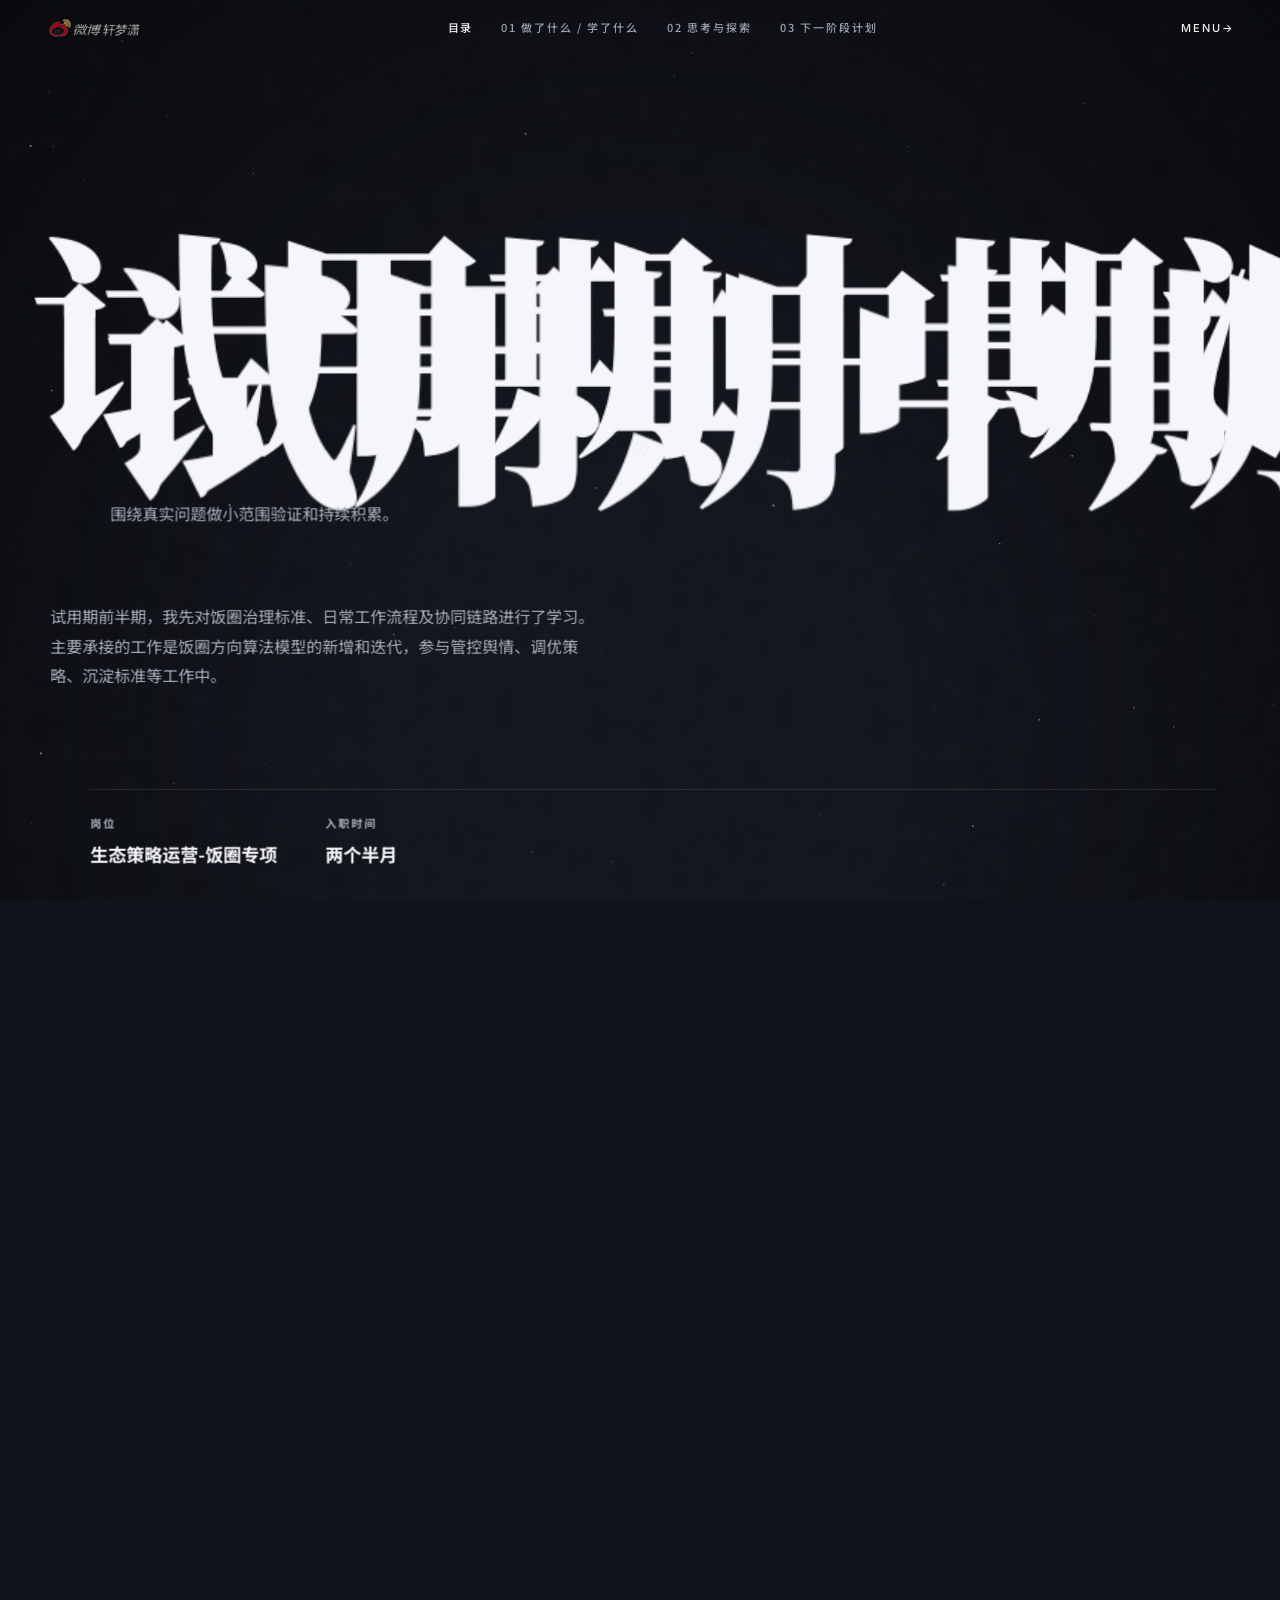
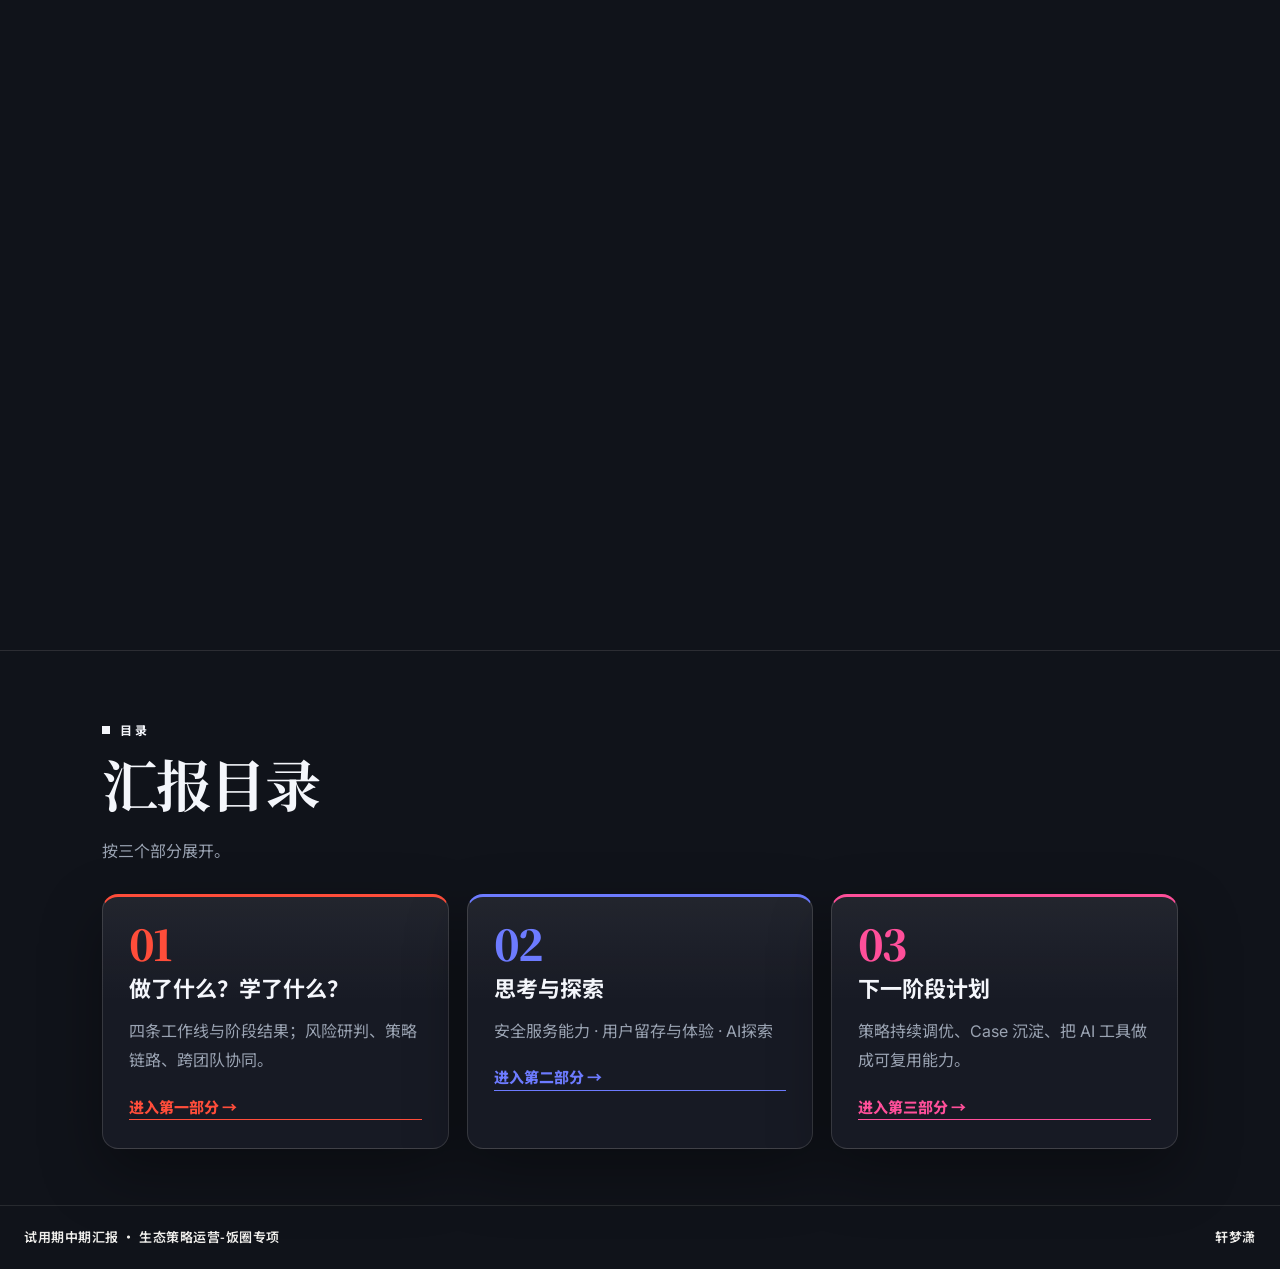
<file: site/index.html>
<!DOCTYPE html>
<html lang="zh-CN">
<head>
  <meta charset="UTF-8" />
  <meta name="viewport" content="width=device-width, initial-scale=1" />
  <meta http-equiv="Cache-Control" content="no-cache, no-store, must-revalidate" />
  <title>试用期中期汇报｜生态策略运营-饭圈专项</title>
  <link rel="preconnect" href="https://fonts.googleapis.com" />
  <link rel="preconnect" href="https://fonts.gstatic.com" crossorigin />
  <link href="https://fonts.googleapis.com/css2?family=Inter:wght@400;500;600;700&family=Noto+Sans+SC:wght@400;500;700&family=Noto+Serif+SC:wght@600;700;900&display=swap" rel="stylesheet" />
  <link rel="stylesheet" href="css/style.css?v=n38" />
</head>
<body>
  <canvas class="fx-bg" id="fx-bg"></canvas>
  <canvas class="fx-cursor" id="fx-cursor"></canvas>
  <div class="grain"></div>
  <header class="nav">
    <a class="mark" href="index.html"><img src="assets/watermark.png?v=2" alt="微博 轩梦潇" /></a>
    <nav class="nav-links">
      <a class="is-active" href="index.html">目录</a>
      <a href="work.html">01 做了什么 / 学了什么</a>
      <a href="think.html?v=24">02 思考与探索</a>
      <a href="plan.html">03 下一阶段计划</a>
    </nav>
    <button class="menu-btn" type="button">Menu</button>
  </header>

  <div class="overlay" id="overlay">
    <div class="overlay-head">
      <button class="menu-btn overlay-close" type="button">Close</button>
    </div>
    <nav>
      <a class="chapter" href="index.html"><span class="idx">00</span>目录与自我介绍<em>Overview</em></a>
      <a class="chapter" href="work.html"><span class="idx">01</span>做了什么？学了什么？<em>Work &amp; Learning</em></a>
      <a class="chapter" href="think.html?v=24"><span class="idx">02</span>思考与探索<em>Safety · Retention · AI</em></a>
      <a class="chapter" href="plan.html"><span class="idx">03</span>下一阶段计划<em>Next</em></a>
    </nav>
    <p style="color:var(--dim);font-size:12px;letter-spacing:.2em;text-transform:uppercase;">生态策略运营 · 饭圈专项 · 入职两个半月</p>
  </div>

  <main class="page">
    <div class="opener" data-opener>
      <div class="opener-pin">
        <div class="opener-stack">
          <h1 class="opener-title" data-opener-title>试用期中期汇报</h1>
          <p class="opener-ghost" data-opener-ghost aria-hidden="true">试用期中期汇报</p>
        </div>
        <p class="hero-sub" data-opener-sub>围绕真实问题做小范围验证和持续积累。</p>
        <p class="lede" data-opener-body>试用期前半期，我先对饭圈治理标准、日常工作流程及协同链路进行了学习。主要承接的工作是饭圈方向算法模型的新增和迭代，参与管控舆情、调优策略、沉淀标准等工作中。</p>
        <div class="meta-row" data-opener-meta>
          <div><small>岗位</small><b>生态策略运营-饭圈专项</b></div>
          <div><small>入职时间</small><b>两个半月</b></div>
        </div>
      </div>
    </div>

    <section class="section tight">
      <p class="section-label">目录</p>
      <h2>汇报目录</h2>
      <p class="sub">按三个部分展开。</p>
      <div class="grid-3">
        <a class="card" href="work.html">
          <div class="num">01</div>
          <h3>做了什么？学了什么？</h3>
          <p>四条工作线与阶段结果；风险研判、策略链路、跨团队协同。</p>
          <div class="hint-click">进入第一部分 →</div>
        </a>
        <a class="card" href="think.html?v=24">
          <div class="num">02</div>
          <h3>思考与探索</h3>
          <p>安全服务能力 · 用户留存与体验 · AI探索</p>
          <div class="hint-click">进入第二部分 →</div>
        </a>
        <a class="card" href="plan.html">
          <div class="num">03</div>
          <h3>下一阶段计划</h3>
          <p>策略持续调优、Case 沉淀、把 AI 工具做成可复用能力。</p>
          <div class="hint-click">进入第三部分 →</div>
        </a>
      </div>
    </section>
  </main>

  <footer>
    <span>试用期中期汇报 · 生态策略运营-饭圈专项</span>
    <span>轩梦潇</span>
  </footer>
  <script src="js/fx.js"></script>
  <script src="js/main.js?v=n23"></script>
</body>
</html>
</file>
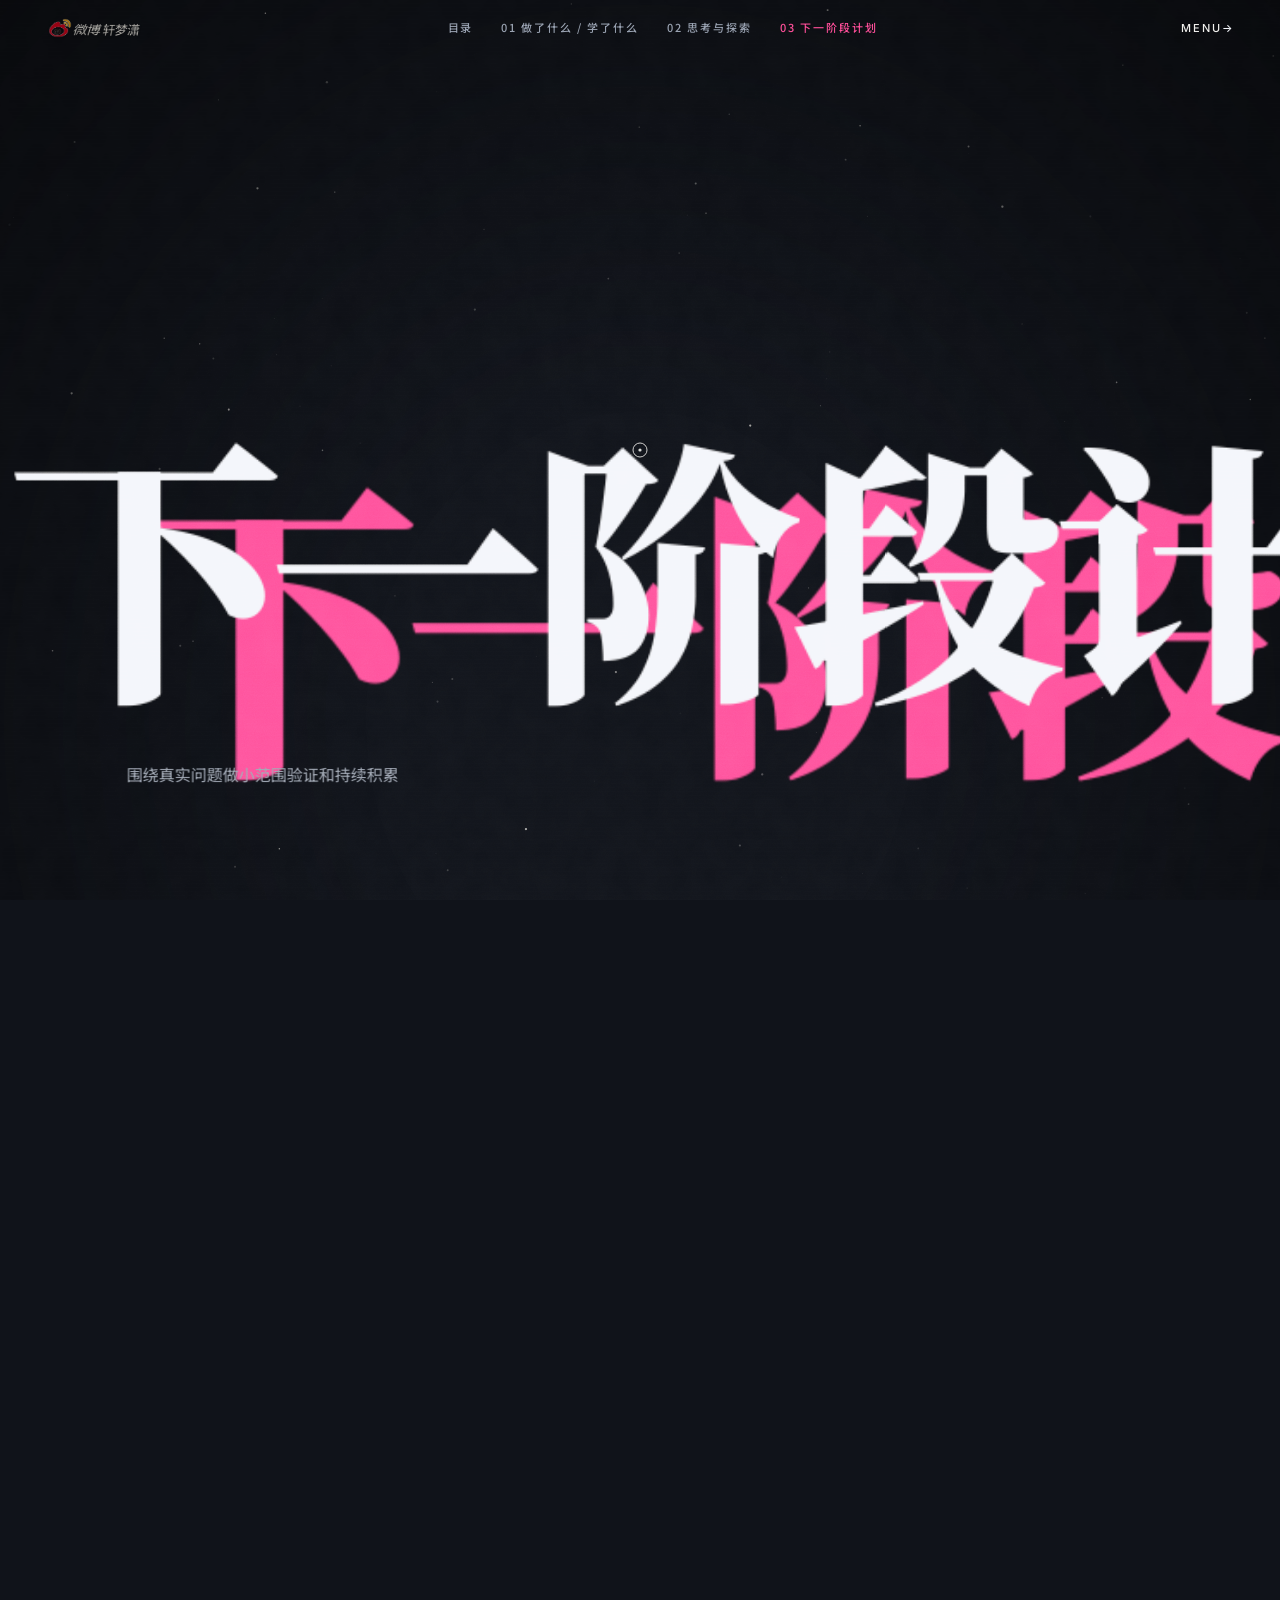
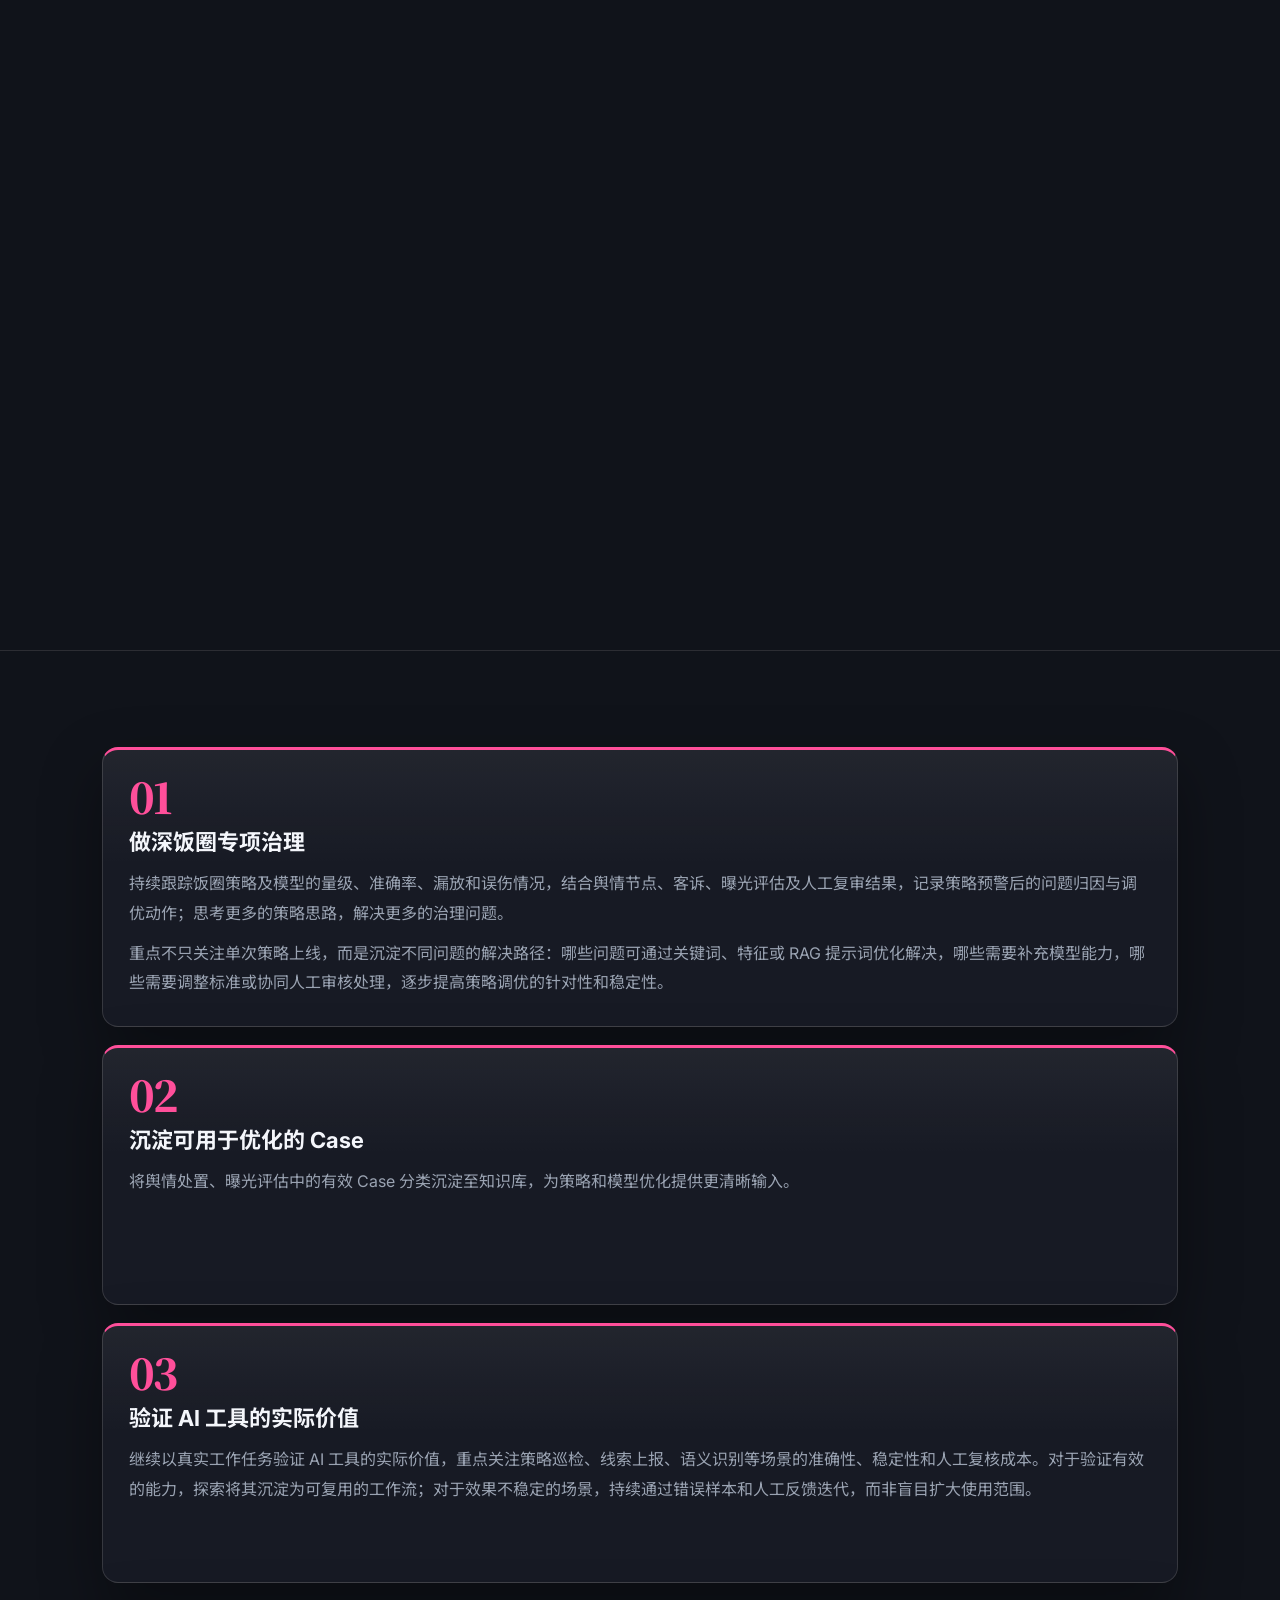
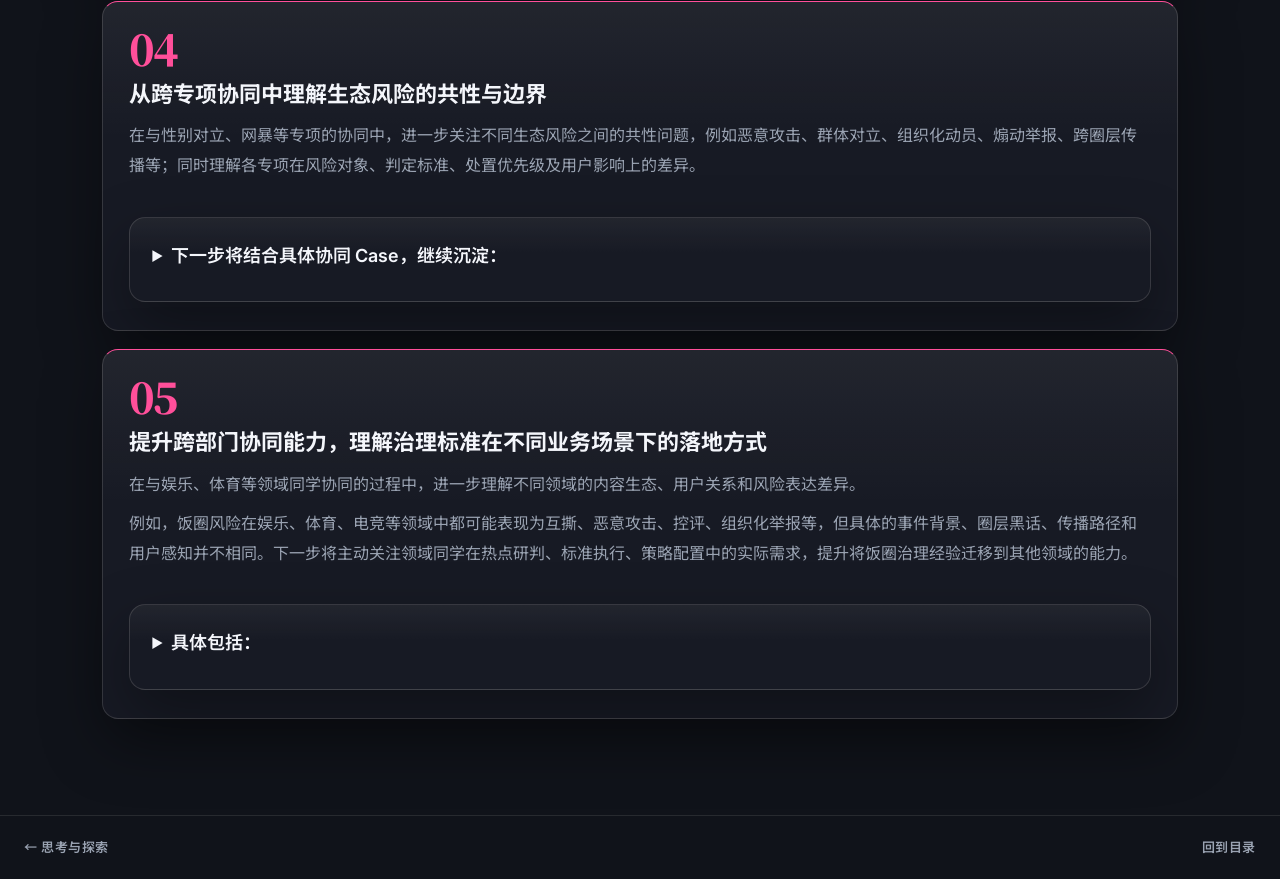
<file: site/plan.html>
<!DOCTYPE html>
<html lang="zh-CN">
<head>
  <meta charset="UTF-8" />
  <meta name="viewport" content="width=device-width, initial-scale=1" />
  <meta http-equiv="Cache-Control" content="no-cache, no-store, must-revalidate" />
  <title>03 下一阶段计划</title>
  <link rel="preconnect" href="https://fonts.googleapis.com" />
  <link rel="preconnect" href="https://fonts.gstatic.com" crossorigin />
  <link href="https://fonts.googleapis.com/css2?family=Inter:wght@400;500;600;700&family=Noto+Sans+SC:wght@400;500;700&family=Noto+Serif+SC:wght@600;700;900&display=swap" rel="stylesheet" />
  <link rel="stylesheet" href="css/style.css?v=n38" />
</head>
<body>
  <canvas class="fx-bg" id="fx-bg"></canvas>
  <canvas class="fx-cursor" id="fx-cursor"></canvas>
  <div class="grain"></div>
  <header class="nav">
    <a class="mark" href="index.html"><img src="assets/watermark.png?v=2" alt="微博 轩梦潇" /></a>
    <nav class="nav-links">
      <a href="index.html">目录</a>
      <a href="work.html">01 做了什么 / 学了什么</a>
      <a href="think.html?v=24">02 思考与探索</a>
      <a class="is-active" href="plan.html">03 下一阶段计划</a>
    </nav>
    <button class="menu-btn" type="button">Menu</button>
  </header>
  <div class="overlay" id="overlay">
    <div class="overlay-head">
      <button class="menu-btn overlay-close" type="button">Close</button>
    </div>
    <nav>
      <a class="chapter" href="index.html"><span class="idx">00</span>目录与自我介绍<em>Overview</em></a>
      <a class="chapter" href="work.html"><span class="idx">01</span>做了什么？学了什么？<em>Work &amp; Learning</em></a>
      <a class="chapter" href="think.html?v=24"><span class="idx">02</span>思考与探索<em>Safety · Retention · AI</em></a>
      <a class="chapter" href="plan.html"><span class="idx">03</span>下一阶段计划<em>Next</em></a>
    </nav>
  </div>

  <main class="page">
    <div class="opener" data-opener>
      <div class="opener-pin">
        <p class="kicker opener-kicker" data-opener-kicker>第三部分</p>
        <div class="opener-stack">
          <h1 class="opener-title" data-opener-title>下一阶段计划</h1>
          <p class="opener-ghost" data-opener-ghost aria-hidden="true">下一阶段计划</p>
        </div>
        <p class="lede" data-opener-sub>围绕真实问题做小范围验证和持续积累</p>
      </div>
    </div>

    <section class="section">
      <div class="grid-3" style="grid-template-columns:1fr;">
        <article class="card plan-card">
          <div>
            <div class="idx">01</div>
            <h3>做深饭圈专项治理</h3>
            <p>持续跟踪饭圈策略及模型的量级、准确率、漏放和误伤情况，结合舆情节点、客诉、曝光评估及人工复审结果，记录策略预警后的问题归因与调优动作；思考更多的策略思路，解决更多的治理问题。</p>
            <p>重点不只关注单次策略上线，而是沉淀不同问题的解决路径：哪些问题可通过关键词、特征或 RAG 提示词优化解决，哪些需要补充模型能力，哪些需要调整标准或协同人工审核处理，逐步提高策略调优的针对性和稳定性。</p>
          </div>
        </article>
        <article class="card plan-card">
          <div>
            <div class="idx">02</div>
            <h3>沉淀可用于优化的 Case</h3>
            <p>将舆情处置、曝光评估中的有效 Case 分类沉淀至知识库，为策略和模型优化提供更清晰输入。</p>
          </div>
        </article>
        <article class="card plan-card">
          <div>
            <div class="idx">03</div>
            <h3>验证 AI 工具的实际价值</h3>
            <p>继续以真实工作任务验证 AI 工具的实际价值，重点关注策略巡检、线索上报、语义识别等场景的准确性、稳定性和人工复核成本。对于验证有效的能力，探索将其沉淀为可复用的工作流；对于效果不稳定的场景，持续通过错误样本和人工反馈迭代，而非盲目扩大使用范围。</p>
          </div>
        </article>
        <article class="card plan-card">
          <div>
            <div class="idx">04</div>
            <h3>从跨专项协同中理解生态风险的共性与边界</h3>
            <p>在与性别对立、网暴等专项的协同中，进一步关注不同生态风险之间的共性问题，例如恶意攻击、群体对立、组织化动员、煽动举报、跨圈层传播等；同时理解各专项在风险对象、判定标准、处置优先级及用户影响上的差异。</p>
            <details class="fold">
              <summary>下一步将结合具体协同 Case，继续沉淀：</summary>
              <p><b>共性风险识别维度：</b>攻击性、组织性、扩散性、现实外溢风险等；</p>
              <p><b>专项边界与转交机制：</b>明确哪些内容由饭圈专项主跟、哪些需要联动性别对立或网暴专项研判；</p>
              <p><b>协同处置经验：</b>在热点事件中及时同步风险背景、处置进展和策略覆盖情况，减少信息断层。</p>
              <p>目标是从“处理本专项问题”，逐步提升到“理解生态风险之间的关联，并支持协同处置”。</p>
            </details>
          </div>
        </article>
        <article class="card plan-card">
          <div>
            <div class="idx">05</div>
            <h3>提升跨部门协同能力，理解治理标准在不同业务场景下的落地方式</h3>
            <p>在与娱乐、体育等领域同学协同的过程中，进一步理解不同领域的内容生态、用户关系和风险表达差异。</p>
            <p>例如，饭圈风险在娱乐、体育、电竞等领域中都可能表现为互撕、恶意攻击、控评、组织化举报等，但具体的事件背景、圈层黑话、传播路径和用户感知并不相同。下一步将主动关注领域同学在热点研判、标准执行、策略配置中的实际需求，提升将饭圈治理经验迁移到其他领域的能力。</p>
            <details class="fold">
              <summary>具体包括：</summary>
              <p>在跨领域热点中，补充对事件背景、用户关系和风险演化的理解；</p>
              <p>关注同类治理规则在不同领域的适用性，识别需要差异化处理的场景；</p>
              <p>以清晰的 Case、风险判断依据和策略建议支持协同，提升沟通效率。</p>
            </details>
          </div>
        </article>
      </div>
    </section>
  </main>

  <footer>
    <a href="think.html?v=24">← 思考与探索</a>
    <a href="index.html">回到目录</a>
  </footer>
  <script src="js/fx.js"></script>
  <script src="js/main.js?v=n23"></script>
</body>
</html>
</file>
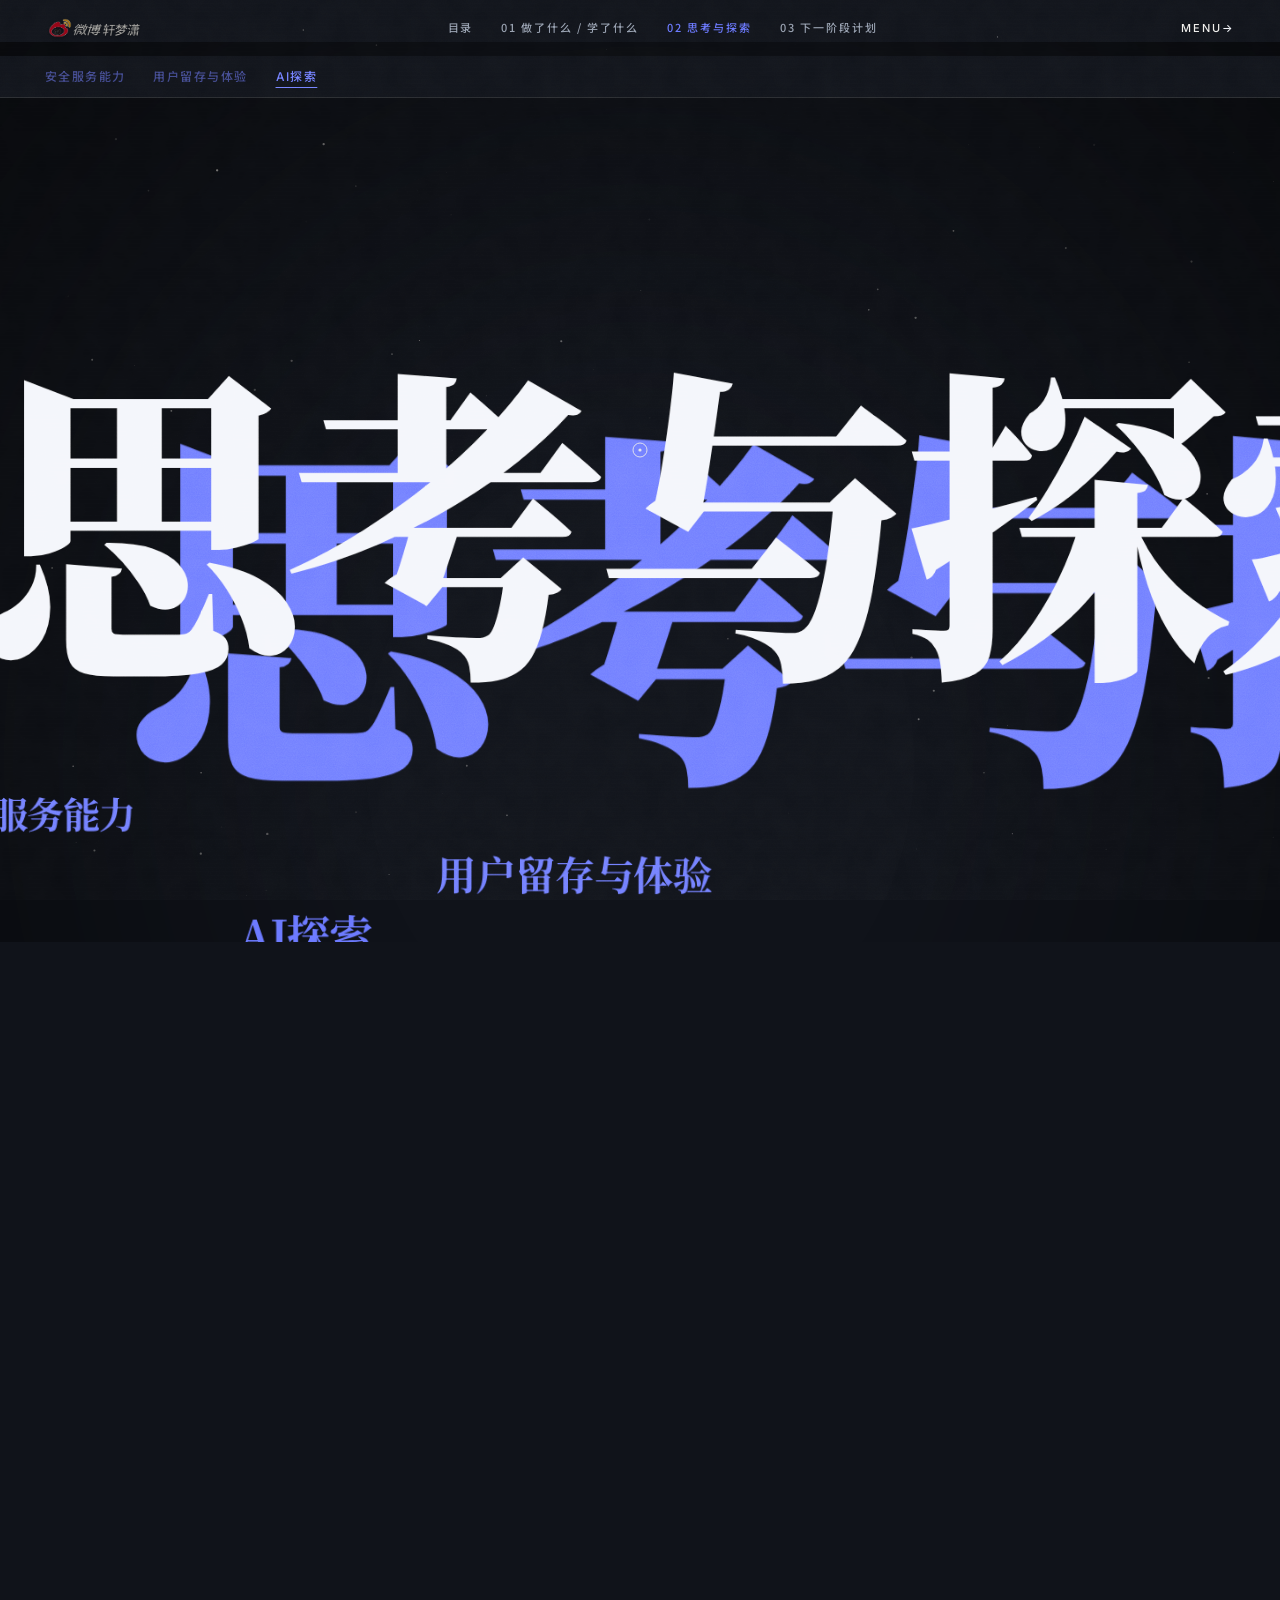
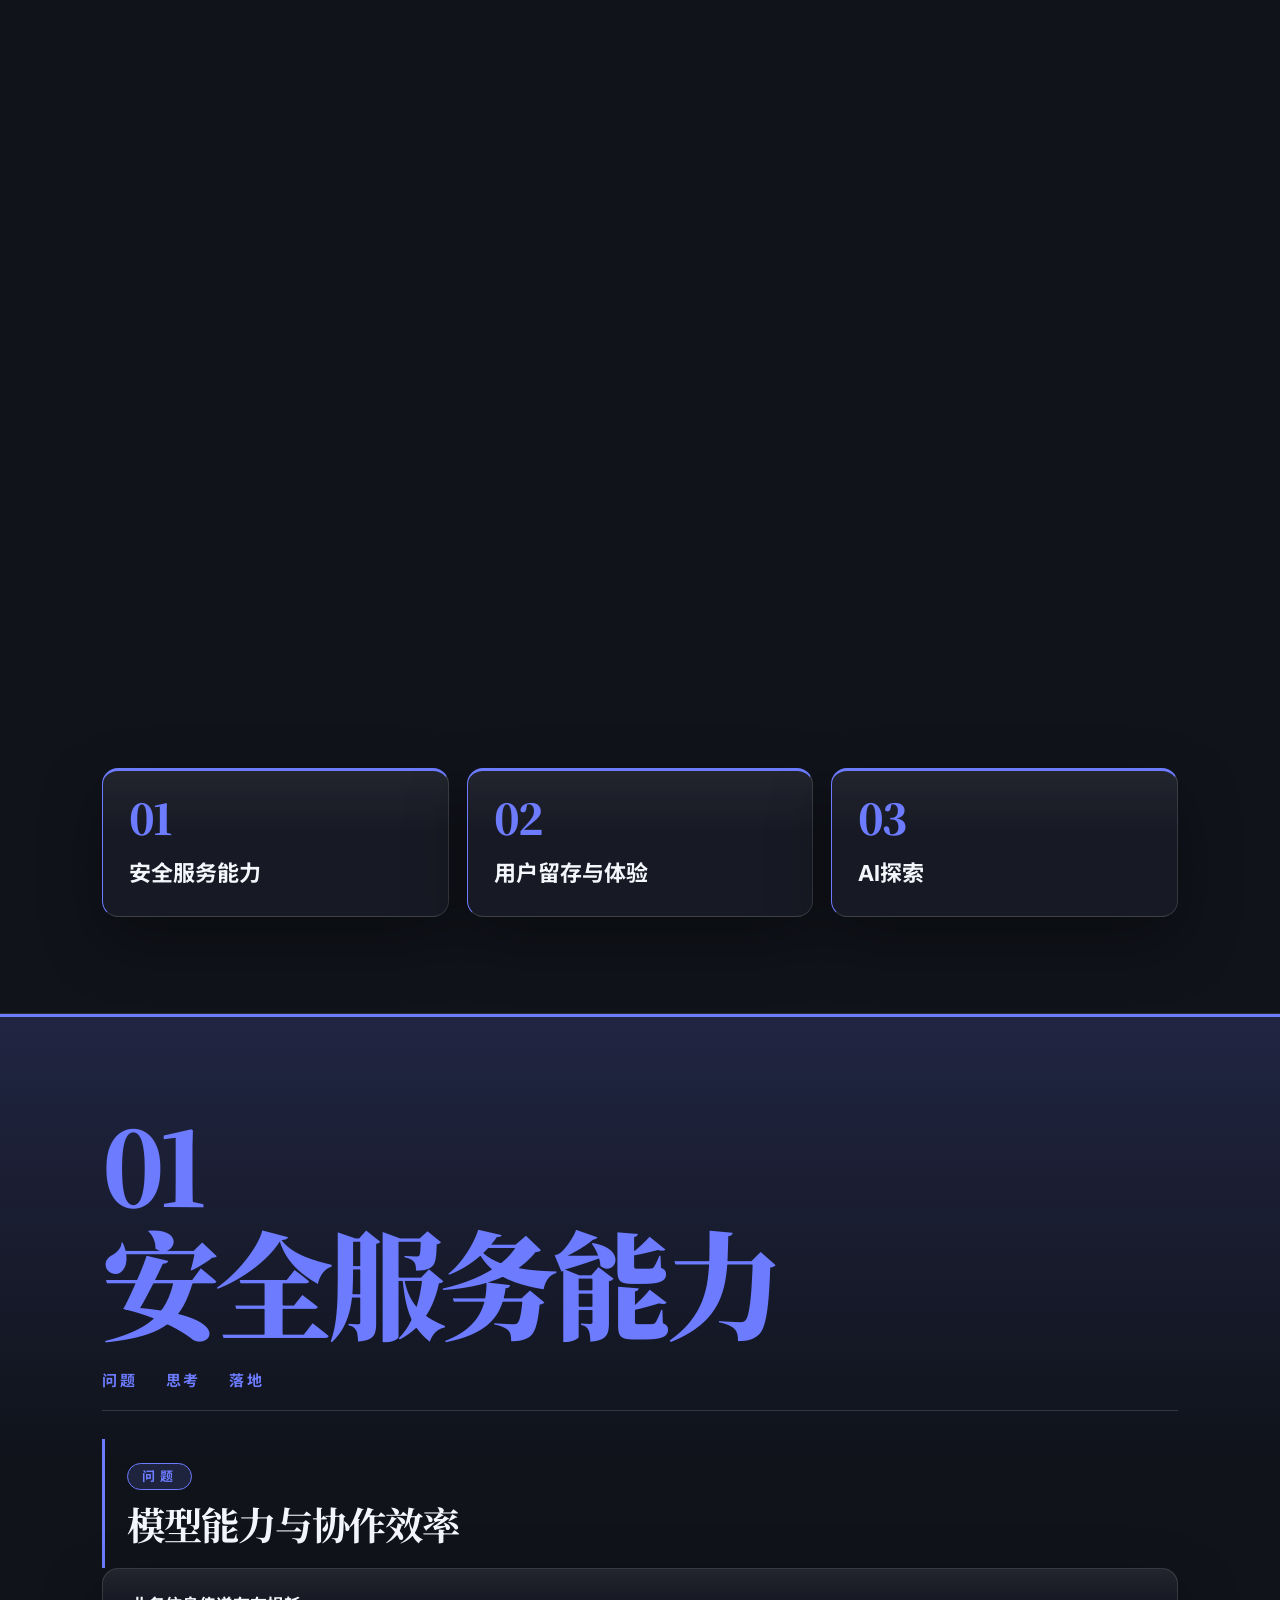
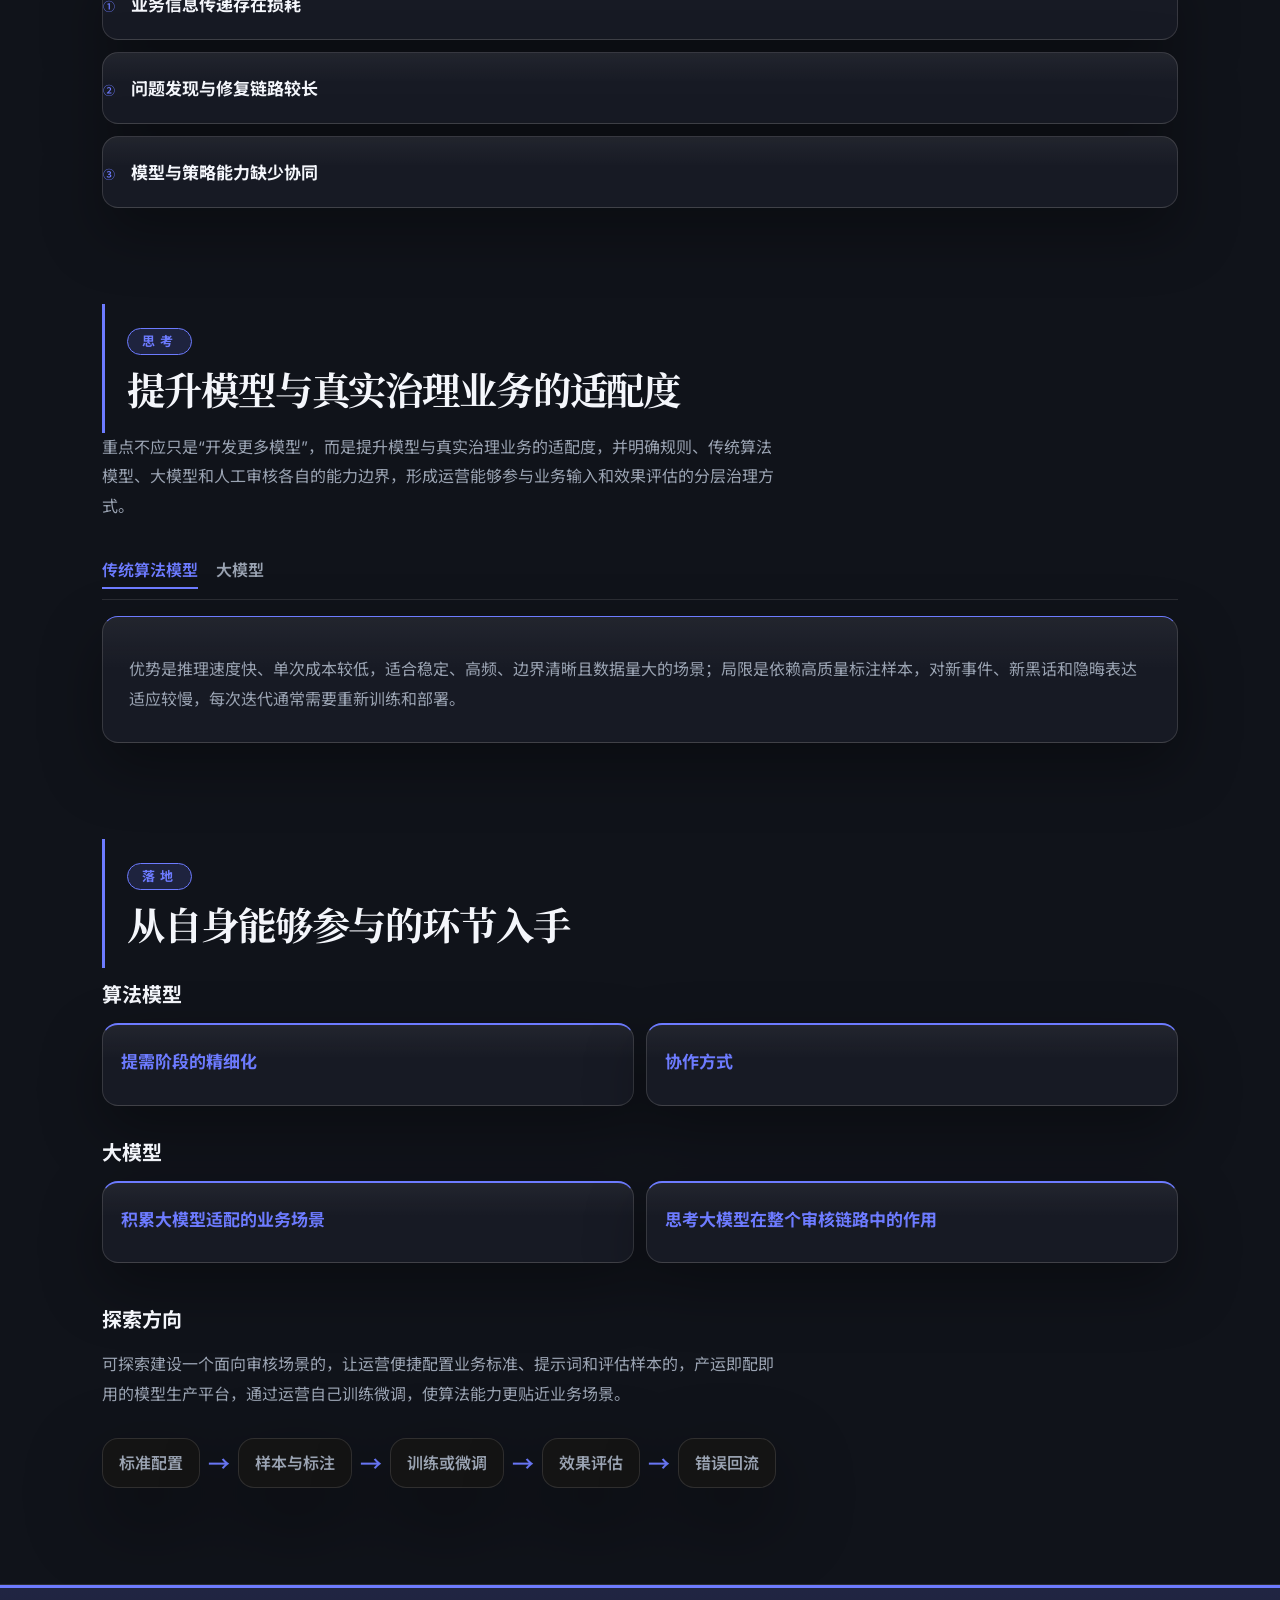
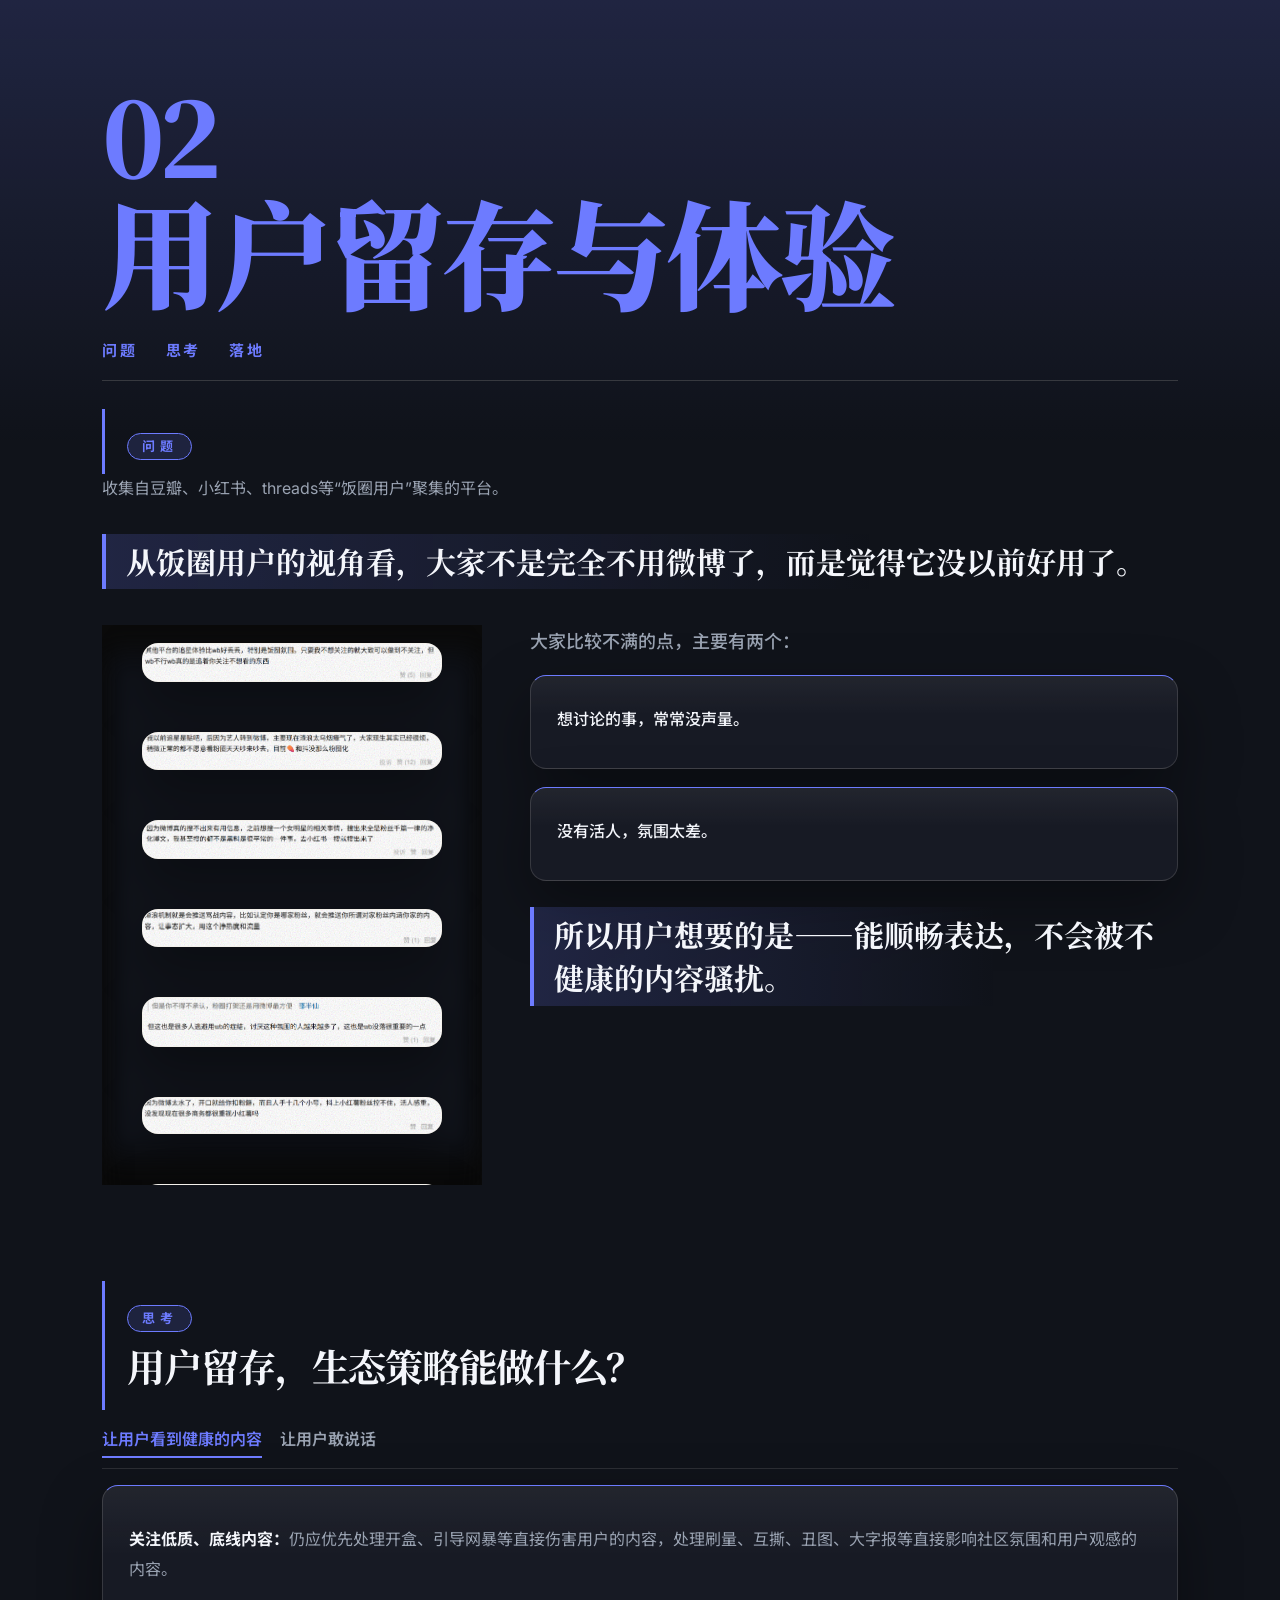
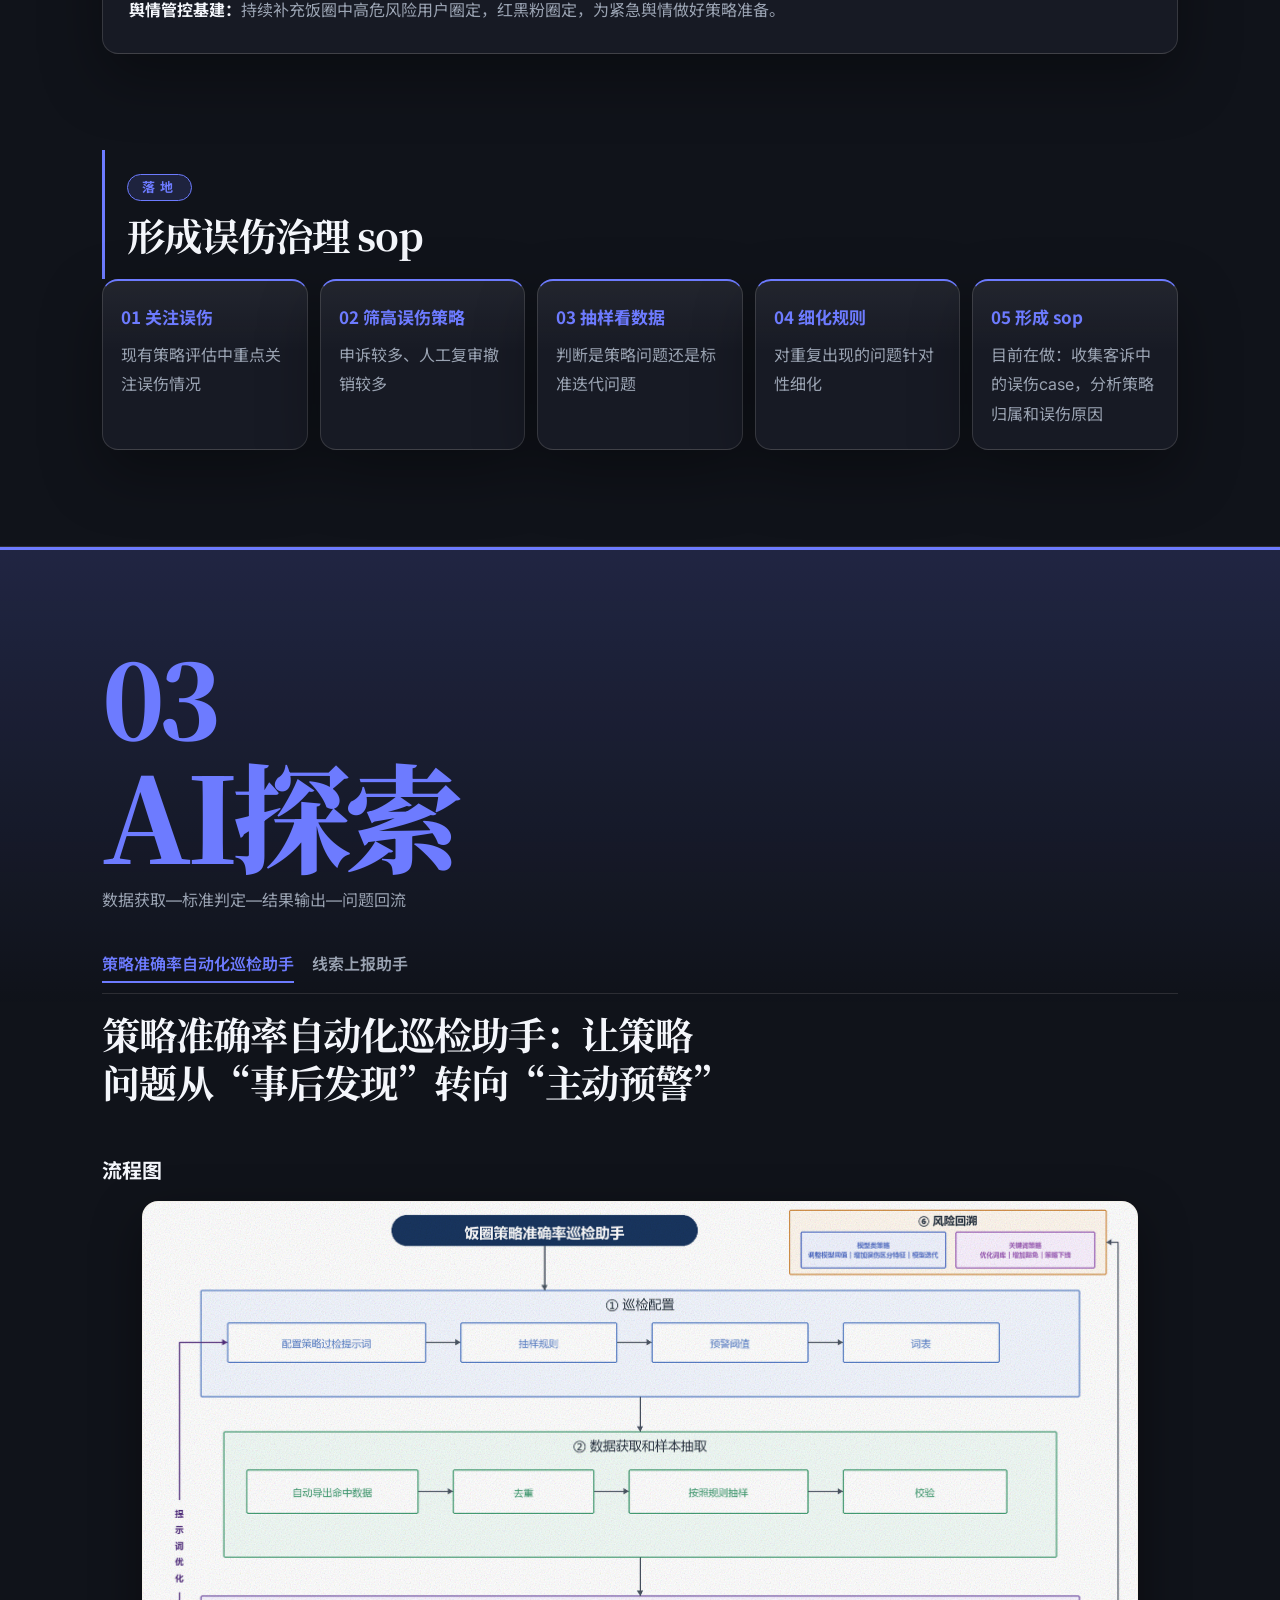
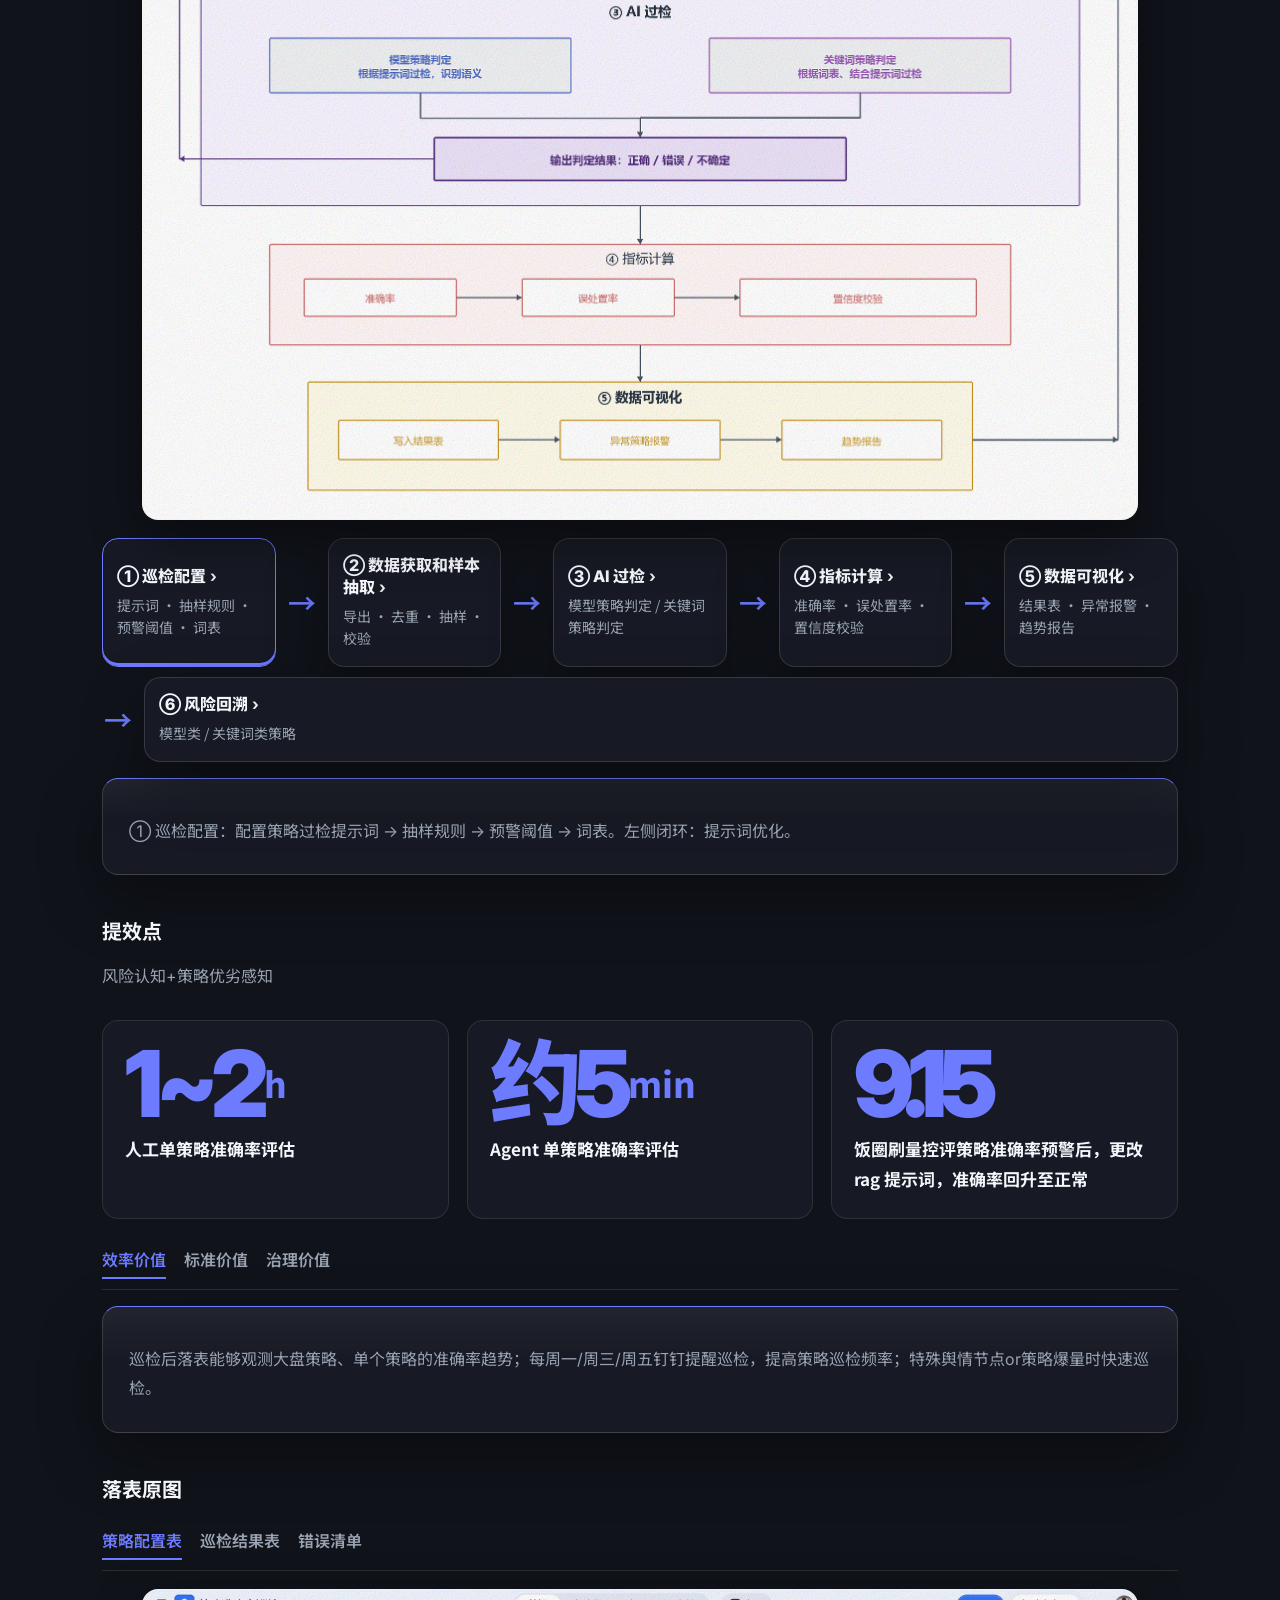
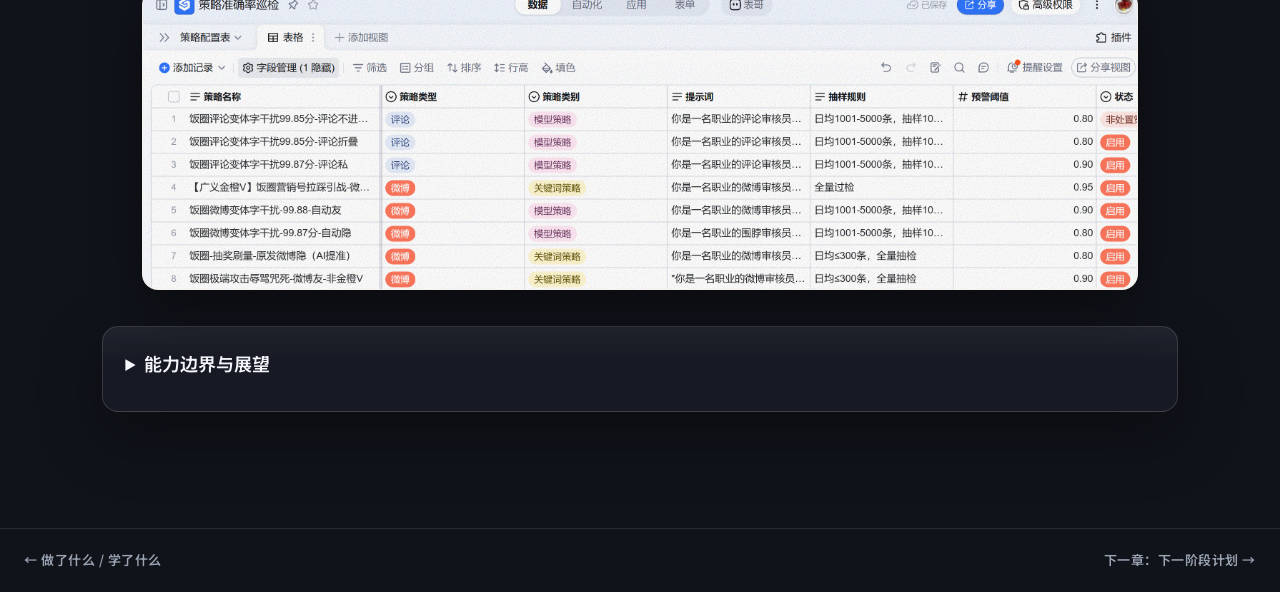
<file: site/think.html>
<!DOCTYPE html>
<html lang="zh-CN">
<head>
  <meta charset="UTF-8" />
  <meta name="viewport" content="width=device-width, initial-scale=1" />
  <meta http-equiv="Cache-Control" content="no-cache, no-store, must-revalidate" />
  <title>02 思考与探索</title>
  <link rel="preconnect" href="https://fonts.googleapis.com" />
  <link rel="preconnect" href="https://fonts.gstatic.com" crossorigin />
  <link href="https://fonts.googleapis.com/css2?family=Inter:wght@400;500;600;700&family=Noto+Sans+SC:wght@400;500;700&family=Noto+Serif+SC:wght@600;700;900&display=swap" rel="stylesheet" />
  <link rel="stylesheet" href="css/style.css?v=n38" />
</head>
<body>
  <canvas class="fx-bg" id="fx-bg"></canvas>
  <canvas class="fx-cursor" id="fx-cursor"></canvas>
  <div class="grain"></div>
  <header class="nav">
    <a class="mark" href="index.html"><img src="assets/watermark.png?v=2" alt="微博 轩梦潇" /></a>
    <nav class="nav-links">
      <a href="index.html">目录</a>
      <a href="work.html">01 做了什么 / 学了什么</a>
      <a class="is-active" href="think.html">02 思考与探索</a>
      <a href="plan.html">03 下一阶段计划</a>
    </nav>
    <button class="menu-btn" type="button">Menu</button>
  </header>
  <div class="overlay" id="overlay">
    <div class="overlay-head">
      <button class="menu-btn overlay-close" type="button">Close</button>
    </div>
    <nav>
      <a class="chapter" href="index.html"><span class="idx">00</span>目录与自我介绍<em>Overview</em></a>
      <a class="chapter" href="work.html"><span class="idx">01</span>做了什么？学了什么？<em>Work &amp; Learning</em></a>
      <a class="chapter" href="think.html"><span class="idx">02</span>思考与探索<em>Safety · Retention · AI</em></a>
      <a class="chapter" href="plan.html"><span class="idx">03</span>下一阶段计划<em>Next</em></a>
    </nav>
  </div>

  <nav class="subnav">
    <a class="is-active" href="#safety">安全服务能力</a>
    <a href="#retention">用户留存与体验</a>
    <a href="#ai">AI探索</a>
  </nav>

  <main class="page">
    <div class="opener" data-opener>
      <div class="opener-pin">
        <p class="kicker opener-kicker" data-opener-kicker>第二部分</p>
        <div class="opener-stack">
          <h1 class="opener-title" data-opener-title>思考与探索</h1>
          <p class="opener-ghost" data-opener-ghost aria-hidden="true">思考与探索</p>
        </div>
        <p class="opener-line" data-opener-line>
          <span>安全服务能力</span>
          <span>用户留存与体验</span>
          <span>AI探索</span>
        </p>
      </div>
    </div>

    <section class="section chapter-bridge">
      <div class="map">
        <a class="map-card" href="#safety">
          <small>01</small>
          <b>安全服务能力</b>
        </a>
        <a class="map-card" href="#retention">
          <small>02</small>
          <b>用户留存与体验</b>
        </a>
        <a class="map-card" href="#ai">
          <small>03</small>
          <b>AI探索</b>
        </a>
      </div>
    </section>

    <!-- SAFETY -->
    <section class="section chapter" id="safety" data-section data-ink="cinnabar">
      <header class="chapter-head">
        <span class="chapter-index">01</span>
        <h2 class="chapter-title">安全服务能力</h2>
      </header>
      <ol class="spine">
        <li><a href="#safety-q">问题</a></li>
        <li><a href="#safety-t">思考</a></li>
        <li><a href="#safety-a">落地</a></li>
      </ol>

      <div class="stage" id="safety-q">
        <p class="stage-mark">问题</p>
        <h3 class="stage-title">模型能力与协作效率</h3>
      </div>
      <div class="problem-list">
        <details class="problem">
          <summary><span class="n">①</span><b>业务信息传递存在损耗</b></summary>
          <div class="body">运营熟悉具体治理场景，但算法主要依据需求文档和样本训练，较难完整掌握饭圈黑话、谐音、反讽及事件语境，模型结果容易与真实业务口径产生偏差。</div>
        </details>
        <details class="problem">
          <summary><span class="n">②</span><b>问题发现与修复链路较长</b></summary>
          <div class="body">每次调整通常需要经历“运营提需—算法训练—运营评估—问题反馈—算法再训练”，问题往往到验收阶段才集中暴露，难以快速响应突发舆情和高频变种内容。</div>
        </details>
        <details class="problem">
          <summary><span class="n">③</span><b>模型与策略能力缺少协同</b></summary>
          <div class="body">算法模型、大模型、关键词和规则等能力尚未根据场景进行清晰分层，可能出现简单问题使用高成本模型、复杂语义又依赖规则硬匹配的情况。</div>
        </details>
      </div>

      <div class="stage" id="safety-t">
        <p class="stage-mark">思考</p>
        <h3 class="stage-title">提升模型与真实治理业务的适配度</h3>
      </div>
      <p class="sub">重点不应只是“开发更多模型”，而是提升模型与真实治理业务的适配度，并明确规则、传统算法模型、大模型和人工审核各自的能力边界，形成运营能够参与业务输入和效果评估的分层治理方式。</p>

      <div class="seg" data-tabs>
        <div class="seg-nav">
          <button type="button" class="is-active" data-tab="algo">传统算法模型</button>
          <button type="button" data-tab="llm">大模型</button>
        </div>
        <article class="card" data-pane="algo">
          <p>优势是推理速度快、单次成本较低，适合稳定、高频、边界清晰且数据量大的场景；局限是依赖高质量标注样本，对新事件、新黑话和隐晦表达适应较慢，每次迭代通常需要重新训练和部署。</p>
        </article>
        <article class="card" data-pane="llm" hidden>
          <p>优势是语义理解和泛化能力较强，能够结合上下文识别反讽、谐音、黑话及复杂攻击关系，也可辅助样本生产和案例归因；局限是成本和响应耗时较高、输出存在波动，对审核口径和业务知识依赖较强，未经业务适配不宜直接作为最终处罚依据。</p>
        </article>
        <div class="card" style="margin-top:18px;" data-pane="llm" data-bars hidden>
        <h4>算法侧主导训练的大模型，业务准确率偏低</h4>
        <div class="bar-row">
          <div class="top"><span>weian-微博（饭圈）</span><b>约 14%</b></div>
          <div class="bar"><i data-w="14%"></i></div>
        </div>
        <div class="bar-row">
          <div class="top"><span>weian-评论（饭圈）</span><b>30%</b></div>
          <div class="bar"><i data-w="30%"></i></div>
        </div>
        <div class="bar-row">
          <div class="top"><span>千问 7.3</span><b>91%</b></div>
          <div class="bar"><i data-w="91%"></i></div>
        </div>
        </div>
      </div>

      <div class="stage" id="safety-a">
        <p class="stage-mark">落地</p>
        <h3 class="stage-title">从自身能够参与的环节入手</h3>
      </div>
      <h4 style="margin:8px 0 12px;font-size:20px;font-weight:700;">算法模型</h4>
      <div class="sop four">
        <div class="node"><b>提需阶段的精细化</b></div>
        <div class="node"><b>协作方式</b></div>
      </div>
      <h4 style="margin:28px 0 12px;font-size:20px;font-weight:700;">大模型</h4>
      <div class="sop four">
        <div class="node"><b>积累大模型适配的业务场景</b></div>
        <div class="node"><b>思考大模型在整个审核链路中的作用</b></div>
      </div>
      <h3 style="margin-top:40px;">探索方向</h3>
      <p class="sub">可探索建设一个面向审核场景的，让运营便捷配置业务标准、提示词和评估样本的，产运即配即用的模型生产平台，通过运营自己训练微调，使算法能力更贴近业务场景。</p>
      <div class="mini-flow">
        <span>标准配置</span><i>→</i>
        <span>样本与标注</span><i>→</i>
        <span>训练或微调</span><i>→</i>
        <span>效果评估</span><i>→</i>
        <span>错误回流</span>
      </div>
    </section>

    <!-- RETENTION -->
    <section class="section chapter" id="retention" data-section data-ink="brass">
      <header class="chapter-head">
        <span class="chapter-index">02</span>
        <h2 class="chapter-title">用户留存与体验</h2>
      </header>
      <ol class="spine">
        <li><a href="#ret-q">问题</a></li>
        <li><a href="#ret-t">思考</a></li>
        <li><a href="#ret-a">落地</a></li>
      </ol>

      <div class="stage" id="ret-q">
        <p class="stage-mark">问题</p>
      </div>
      <p class="sub">收集自豆瓣、小红书、threads等“饭圈用户”聚集的平台。</p>
      <p class="quote">从饭圈用户的视角看，大家不是完全不用微博了，而是觉得它没以前好用了。</p>

      <div class="voice-stage">
        <div class="voice-window">
          <div class="voice-track">
            <figure class="shot" data-zoom="assets/voices/v1.png"><img src="assets/voices/v1.png" alt="用户原声 1" /></figure>
            <figure class="shot" data-zoom="assets/voices/v2.png"><img src="assets/voices/v2.png" alt="用户原声 2" /></figure>
            <figure class="shot" data-zoom="assets/voices/v3.png"><img src="assets/voices/v3.png" alt="用户原声 3" /></figure>
            <figure class="shot" data-zoom="assets/voices/v4.png"><img src="assets/voices/v4.png" alt="用户原声 4" /></figure>
            <figure class="shot" data-zoom="assets/voices/v5.png"><img src="assets/voices/v5.png" alt="用户原声 5" /></figure>
            <figure class="shot" data-zoom="assets/voices/v6.png"><img src="assets/voices/v6.png" alt="用户原声 6" /></figure>
            <figure class="shot" data-zoom="assets/voices/v7.png"><img src="assets/voices/v7.png" alt="用户原声 7" /></figure>
            <figure class="shot" data-zoom="assets/voices/v8.png"><img src="assets/voices/v8.png" alt="用户原声 8" /></figure>
            <figure class="shot" data-zoom="assets/voices/v1.png"><img src="assets/voices/v1.png" alt="" /></figure>
            <figure class="shot" data-zoom="assets/voices/v2.png"><img src="assets/voices/v2.png" alt="" /></figure>
            <figure class="shot" data-zoom="assets/voices/v3.png"><img src="assets/voices/v3.png" alt="" /></figure>
            <figure class="shot" data-zoom="assets/voices/v4.png"><img src="assets/voices/v4.png" alt="" /></figure>
            <figure class="shot" data-zoom="assets/voices/v5.png"><img src="assets/voices/v5.png" alt="" /></figure>
            <figure class="shot" data-zoom="assets/voices/v6.png"><img src="assets/voices/v6.png" alt="" /></figure>
            <figure class="shot" data-zoom="assets/voices/v7.png"><img src="assets/voices/v7.png" alt="" /></figure>
            <figure class="shot" data-zoom="assets/voices/v8.png"><img src="assets/voices/v8.png" alt="" /></figure>
          </div>
        </div>
        <div class="voice-side">
          <p>大家比较不满的点，主要有两个：</p>
          <article class="card">
            <h4>想讨论的事，常常没声量。</h4>
          </article>
          <article class="card">
            <h4>没有活人，氛围太差。</h4>
          </article>
          <p class="quote">所以用户想要的是——能顺畅表达，不会被不健康的内容骚扰。</p>
        </div>
      </div>

      <div class="stage" id="ret-t">
        <p class="stage-mark">思考</p>
        <h3 class="stage-title">用户留存，生态策略能做什么？</h3>
      </div>
      <div class="seg" data-tabs>
        <div class="seg-nav">
          <button type="button" class="is-active" data-tab="health">让用户看到健康的内容</button>
          <button type="button" data-tab="speak">让用户敢说话</button>
        </div>
        <article class="card" data-pane="health">
          <p><b style="color:var(--text);">关注低质、底线内容：</b>仍应优先处理开盒、引导网暴等直接伤害用户的内容，处理刷量、互撕、丑图、大字报等直接影响社区氛围和用户观感的内容。</p>
          <p><b style="color:var(--text);">舆情管控基建：</b>持续补充饭圈中高危风险用户圈定，红黑粉圈定，为紧急舆情做好策略准备。</p>
        </article>
        <article class="card" data-pane="speak" hidden>
          <p><b style="color:var(--text);">规则透传：</b>处理结果尽量向用户说明原因，把规则透传到每一位主启DAU用户甚至每一个普户，协同社区团队。</p>
          <p><b style="color:var(--text);">动态维护策略：</b>关注误伤情况，及时完成归因和调优，将误处置情况降低。</p>
          <p><b style="color:var(--text);">单个策略准确率巡检：</b>积累错误样本、及时关注低处置、低准确率的策略，从根源减少误伤，推动异常策略优化，且减少机审压力。</p>
        </article>
      </div>

      <div class="stage" id="ret-a">
        <p class="stage-mark">落地</p>
        <h3 class="stage-title">形成误伤治理 sop</h3>
      </div>
      <div class="sop">
        <div class="node"><b>01 关注误伤</b>现有策略评估中重点关注误伤情况</div>
        <div class="node"><b>02 筛高误伤策略</b>申诉较多、人工复审撤销较多</div>
        <div class="node"><b>03 抽样看数据</b>判断是策略问题还是标准迭代问题</div>
        <div class="node"><b>04 细化规则</b>对重复出现的问题针对性细化</div>
        <div class="node"><b>05 形成 sop</b>目前在做：收集客诉中的误伤case，分析策略归属和误伤原因</div>
      </div>
    </section>

    <!-- AI -->
    <section class="section chapter" id="ai" data-section data-ink="cyan">
      <header class="chapter-head">
        <span class="chapter-index">03</span>
        <h2 class="chapter-title">AI探索</h2>
        <p class="sub" style="font-size:15px;line-height:1.65;font-weight:400;margin:4px 0 0;">数据获取—标准判定—结果输出—问题回流</p>
      </header>

      <div class="seg tool-seg" data-tabs>
        <div class="seg-nav">
          <button type="button" class="is-active" data-tab="inspect">策略准确率自动化巡检助手</button>
          <button type="button" data-tab="report">线索上报助手</button>
        </div>

        <div data-pane="inspect">
          <h3 class="stage-title">策略准确率自动化巡检助手：让策略问题从“事后发现”转向“主动预警”</h3>

          <h3 style="margin-top:48px;">流程图</h3>
          <figure class="orig-flow" data-zoom="assets/flow/inspect.png?v=3">
            <img src="assets/flow/inspect.png?v=3" alt="饭圈策略准确率巡检助手原流程图" />
          </figure>
          <div class="flow" data-flow style="margin-top:18px;">
            <button class="flow-step active" type="button" data-target="ins-1"><b>① 巡检配置</b><span>提示词 · 抽样规则 · 预警阈值 · 词表</span></button>
            <span class="flow-arrow">→</span>
            <button class="flow-step" type="button" data-target="ins-2"><b>② 数据获取和样本抽取</b><span>导出 · 去重 · 抽样 · 校验</span></button>
            <span class="flow-arrow">→</span>
            <button class="flow-step" type="button" data-target="ins-3"><b>③ AI 过检</b><span>模型策略判定 / 关键词策略判定</span></button>
            <span class="flow-arrow">→</span>
            <button class="flow-step" type="button" data-target="ins-4"><b>④ 指标计算</b><span>准确率 · 误处置率 · 置信度校验</span></button>
            <span class="flow-arrow">→</span>
            <button class="flow-step" type="button" data-target="ins-5"><b>⑤ 数据可视化</b><span>结果表 · 异常报警 · 趋势报告</span></button>
            <span class="flow-arrow">→</span>
            <button class="flow-step" type="button" data-target="ins-6"><b>⑥ 风险回溯</b><span>模型类 / 关键词类策略</span></button>
          </div>
          <article class="card" style="margin-top:16px;">
            <p id="ins-1" class="flow-detail">① 巡检配置：配置策略过检提示词 → 抽样规则 → 预警阈值 → 词表。左侧闭环：提示词优化。</p>
            <p id="ins-2" class="flow-detail" hidden>② 数据获取和样本抽取：自动导出命中数据 → 去重 → 按照规则抽样 → 校验。</p>
            <p id="ins-3" class="flow-detail" hidden>③ AI 过检：模型策略判定（根据提示词过检，识别语义）；关键词策略判定（根据词表、结合提示词过检）。输出判定结果：正确 / 错误 / 不确定。</p>
            <p id="ins-4" class="flow-detail" hidden>④ 指标计算：准确率 → 误处置率 → 置信度校验。</p>
            <p id="ins-5" class="flow-detail" hidden>⑤ 数据可视化：写入结果表 → 异常策略报警 → 趋势报告。</p>
            <p id="ins-6" class="flow-detail" hidden>⑥ 风险回溯：模型类策略（调整模型阈值 | 增加误伤区分特征 | 模型迭代）；关键词策略（优化词库 | 增加隔离 | 策略下线）。</p>
          </article>

          <h3 style="margin-top:40px;">提效点</h3>
          <p class="sub">风险认知+策略优劣感知</p>
          <div class="grid-3" style="margin:16px 0 0;">
            <div class="stat">
              <div class="value">1~2<span class="unit">h</span></div>
              <div class="label">人工单策略准确率评估</div>
            </div>
            <div class="stat">
              <div class="value">约5<span class="unit">min</span></div>
              <div class="label">Agent 单策略准确率评估</div>
            </div>
            <div class="stat">
              <div class="value">9.15</div>
              <div class="label">饭圈刷量控评策略准确率预警后，更改 rag 提示词，准确率回升至正常</div>
            </div>
          </div>
          <div class="seg" data-tabs style="margin-top:20px;">
            <div class="seg-nav">
              <button type="button" class="is-active" data-tab="c1">效率价值</button>
              <button type="button" data-tab="c2">标准价值</button>
              <button type="button" data-tab="c3">治理价值</button>
            </div>
            <article class="card" data-pane="c1"><p>巡检后落表能够观测大盘策略、单个策略的准确率趋势；每周一/周三/周五钉钉提醒巡检，提高策略巡检频率；特殊舆情节点or策略爆量时快速巡检。</p></article>
            <article class="card" data-pane="c2" hidden><p>以配置化口径完成过检，降低不同人员间的判断漂移，且过程可追溯；积累的错误样本天然可以支持提示词迭代。</p></article>
            <article class="card" data-pane="c3" hidden><p>将误处置样本沉淀进入误伤治理 SOP，支撑“巡检—预警—归因—调优—复验”的闭环。</p></article>
          </div>

          <h3 style="margin-top:40px;">落表原图</h3>
          <div class="seg" data-tabs>
            <div class="seg-nav">
              <button type="button" class="is-active" data-tab="cfg">策略配置表</button>
              <button type="button" data-tab="res">巡检结果表</button>
              <button type="button" data-tab="err">错误清单</button>
            </div>
            <figure class="shot" data-pane="cfg" data-zoom="assets/product/config.png?v=3" style="background:#fff;">
              <img src="assets/product/config.png?v=3" alt="策略配置表" />
            </figure>
            <figure class="shot" data-pane="res" hidden data-zoom="assets/product/results.png?v=3" style="background:#fff;">
              <img src="assets/product/results.png?v=3" alt="巡检结果表" />
            </figure>
            <figure class="shot compact" data-pane="err" hidden data-zoom="assets/product/errors.png?v=3" style="background:#fff;">
              <img src="assets/product/errors.png?v=3" alt="错误清单 / 误处置样本" />
            </figure>
          </div>

          <details class="fold">
            <summary>能力边界与展望</summary>
            <div class="grid-3" style="margin-top:16px;">
              <article class="card"><p><b>工程层面：</b>后台授权需要人工完成，无法 100% 无人值守定时跑，授权过期会中断巡检。</p></article>
              <article class="card"><p><b>模型能力层面：</b>过检类型和量级受模型能力限制，只能过检文本策略、只能抽样过检而非全量，小样本策略的准确率波动大，结论置信度有限；边缘语境、反讽、隐晦表达仍可能误判。</p></article>
              <article class="card"><p><b>其他：</b>提示词需要动态维护，策略和业务方向变化需要重调提示词。</p></article>
            </div>
            <h4 style="margin-top:24px;">展望：策略自动化抽检接口</h4>
            <article class="card" style="margin-top:16px;">
              <p>开发支持自定义配置的策略抽检接口，按周期（如每日）自动抽样微博、评论、图片策略召回数据，接入 AI 大模型完成准确率监测，人只做最终确认。</p>
            </article>
          </details>
        </div>

        <div data-pane="report" hidden>
          <h3 class="stage-title">线索上报助手：将“人工逐条清洗”转化为“标准化语义筛选”</h3>

          <h3 style="margin-top:48px;">流程图</h3>
          <figure class="orig-flow" data-zoom="assets/flow/report.png?v=3">
            <img src="assets/flow/report.png?v=3" alt="北京地区粉丝风险线索上报助手原流程图" />
          </figure>
          <div class="flow" data-flow style="margin-top:18px;">
            <button class="flow-step active" type="button" data-target="rp-1"><b>① 任务配置与数据获取</b><span>确认范围 · 查询参数 · 后台查询 · 落盘</span></button>
            <span class="flow-arrow">→</span>
            <button class="flow-step" type="button" data-target="rp-2"><b>② 文件校验、字段适配与唯一化</b><span>CSV 质检 · 微博/评论字段 · 顺序化清洗</span></button>
            <span class="flow-arrow">→</span>
            <button class="flow-step" type="button" data-target="rp-3"><b>③ 风险线索语义审核</b><span>内容语义 · 智能筛选 · 核心风险</span></button>
            <span class="flow-arrow">→</span>
            <button class="flow-step" type="button" data-target="rp-4"><b>④ 结果生成、质量校验与交付</b><span>Excel · 列结构校验 · 清理并交付</span></button>
          </div>
          <article class="card" style="margin-top:16px;">
            <p id="rp-1" class="flow-detail">① 任务配置与数据获取：确认任务范围（选择微博/评论策略、解析日期范围）→ 生成并校验查询参数（策略 ID、业务类型、起止时间一致）→ 触发后台查询（查询完成后创建一次导出任务）→ 精准下载并确认落盘（按任务 ID 触发下载，定位工作目录中的 CSV）。</p>
            <p id="rp-2" class="flow-detail" hidden>② 文件校验、字段适配与唯一化：原始 CSV 质检（确认可解析、非空、字段完整）；微博策略以 mid 去重，保留 mid / uid / 内容；评论策略以处出ID去重，保留处出ID / 发布者(UID) / 评论内容；顺序化清洗，保留首次记录并校验唯一性，原始 CSV 全程留存。</p>
            <p id="rp-3" class="flow-detail" hidden>③ 风险线索语义审核：聚焦内容语义，仅依据内容序列判断，排除身份与标签干扰 → 分层智能筛选，明确相关保留，模糊、疑似、信息不足删除 → 排他核心风险：组织动员 / 资金行为 / 线下聚集 / 舆情冲突。转发内容二次判断 + 相关空转按原始 mid 唯一保留 + 结果回取原始字段值。</p>
            <p id="rp-4" class="flow-detail" hidden>④ 结果生成、质量校验与交付：生成标准 Excel（按策略固定三列，保持原值与原始顺序）→ 交付质量校验（列结构、唯一键、顺序与原值）→ 清理并交付（移除中间文件，保留结果与原始 CSV）。最终交付可直接用于北京地区粉丝风险线索上报的标准化 Excel。流程产出：结构统一、语义聚焦、质证可控的风险线索清单。</p>
          </article>

          <h3 style="margin-top:40px;">提效点</h3>
          <p class="sub">基础任务的自动化替代</p>
          <div class="grid-2" style="margin:16px 0;">
            <div class="stat">
              <div class="value">30<span class="unit">min+</span></div>
              <div class="label">人工导出并逐条复核上报</div>
            </div>
            <div class="stat">
              <div class="value">1~10<span class="unit">min</span></div>
              <div class="label">Agent 导出并清洗（约 60%+ 压缩）</div>
            </div>
          </div>
          <article class="card">
            <h4>复用性</h4>
            <p>将线索要求和审核口径固化，组内成员可按统一标准执行，减少个人经验差异和重复培训成本；减少误报与无效信息，快速过滤通过关键词策略召回的无关内容。</p>
          </article>

          <details class="fold">
            <summary>展望：拓展到更多线索上报场景</summary>
            <p>复用于风险线索上报流程中，如后续网信办、公安关注的场景集中、上报频繁的重点舆情。</p>
          </details>
        </div>
      </div>
    </section>
  </main>

  <div class="lightbox" id="lightbox"><img alt="放大预览" /></div>
  <footer>
    <a href="work.html">← 做了什么 / 学了什么</a>
    <a href="plan.html">下一章：下一阶段计划 →</a>
  </footer>
  <script src="js/fx.js"></script>
  <script src="js/main.js?v=n23"></script>
</body>
</html>
</file>
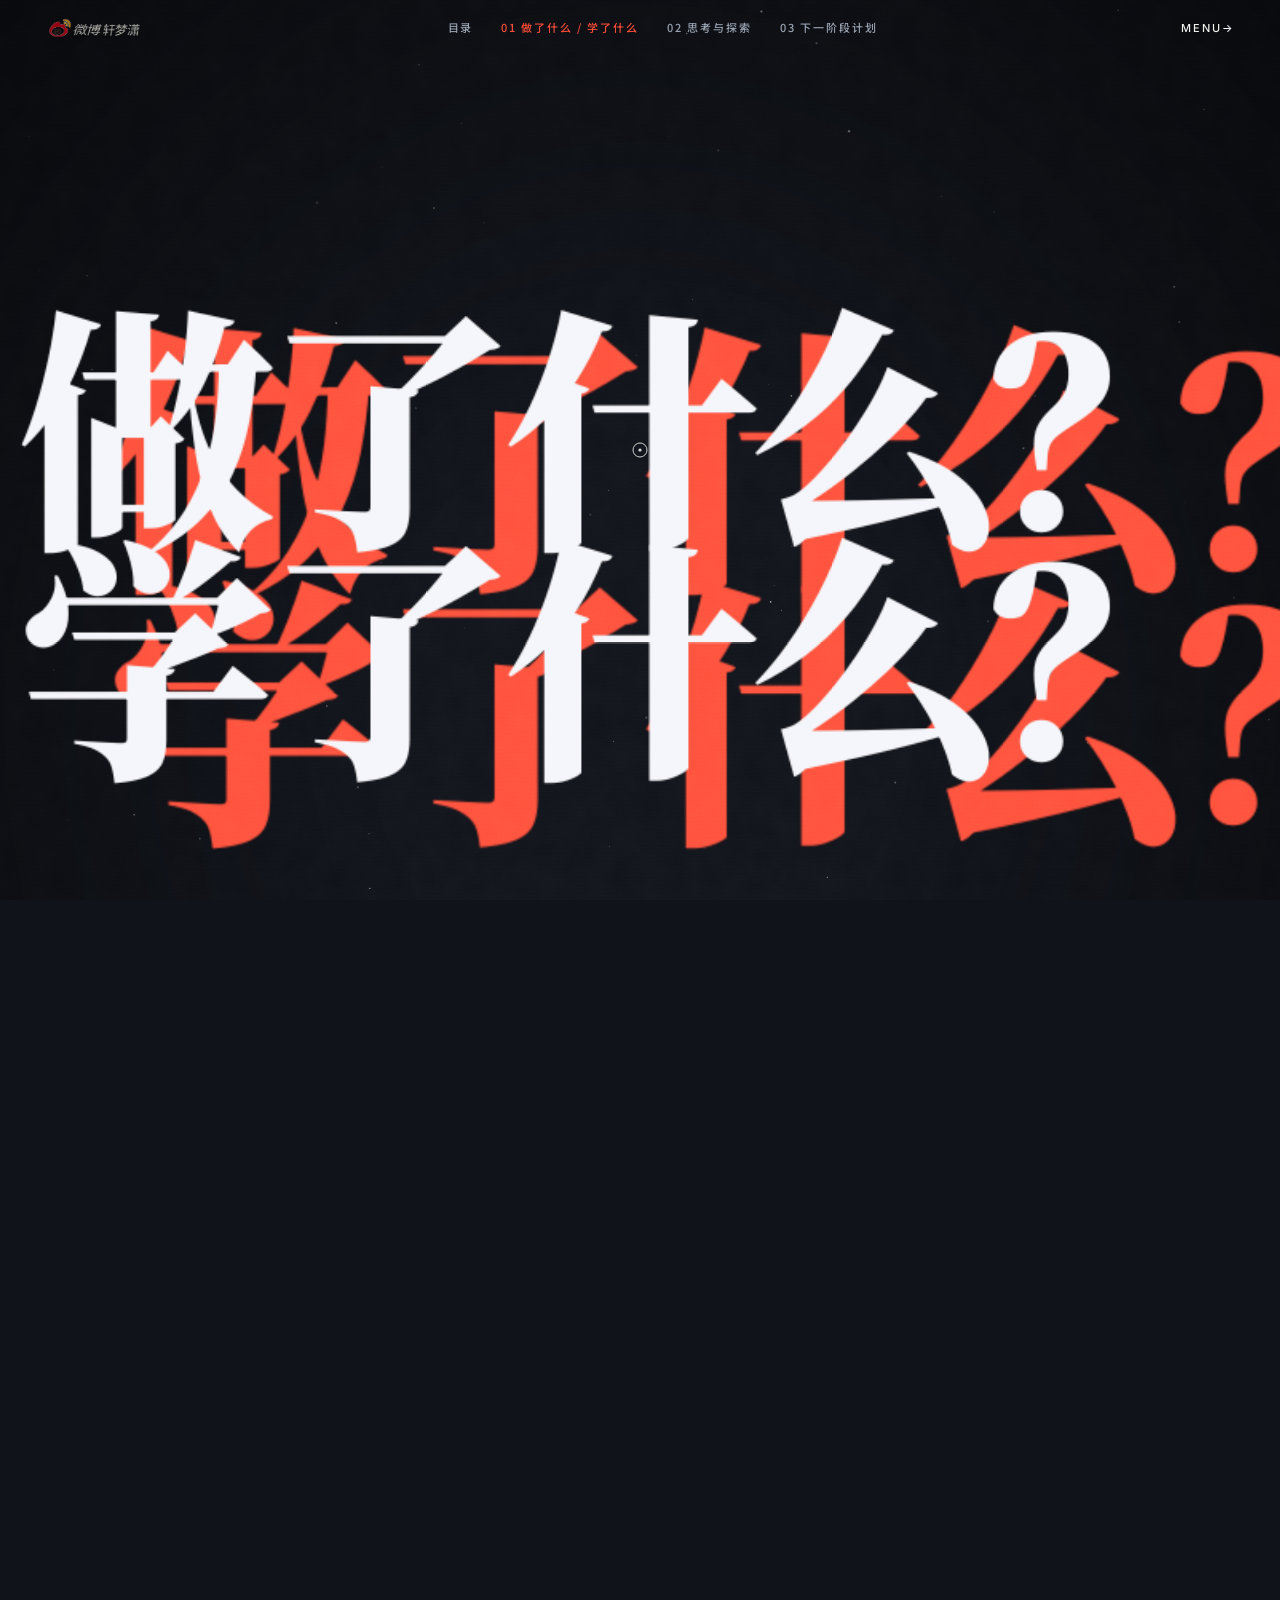
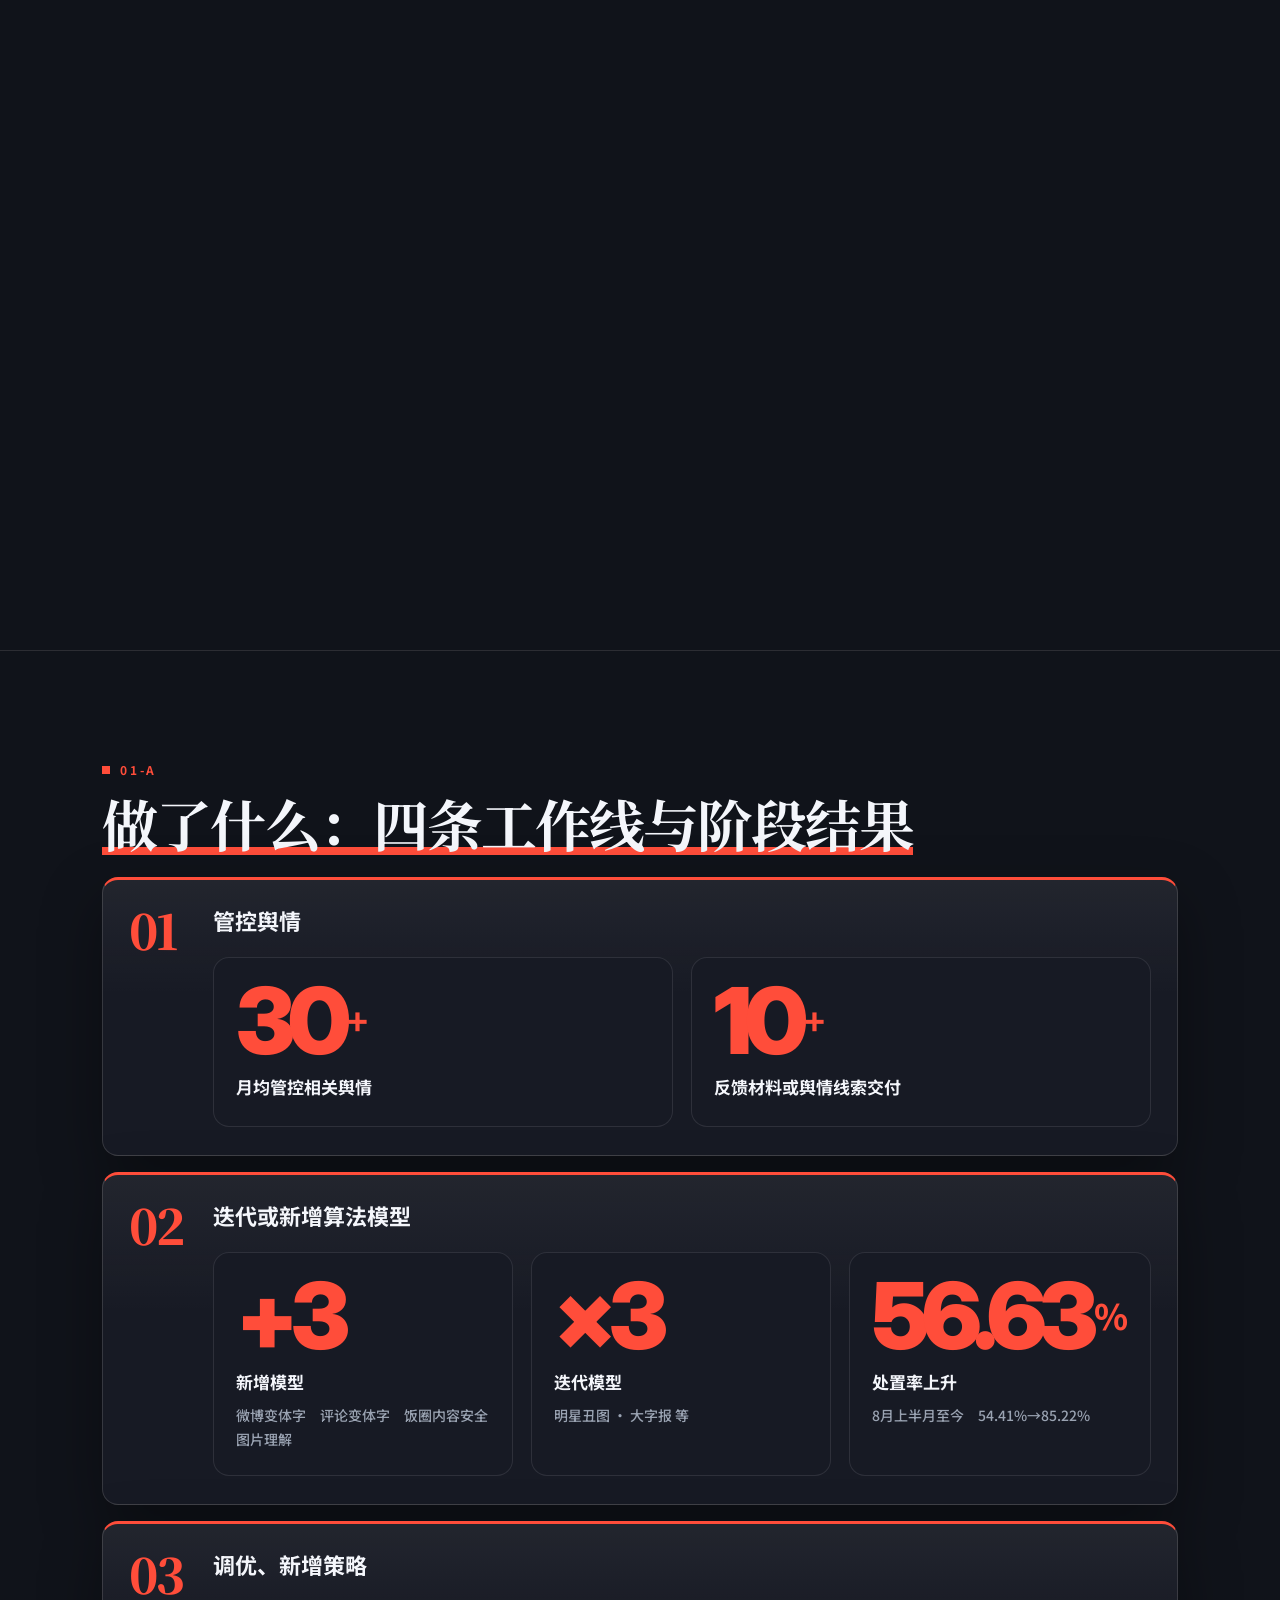
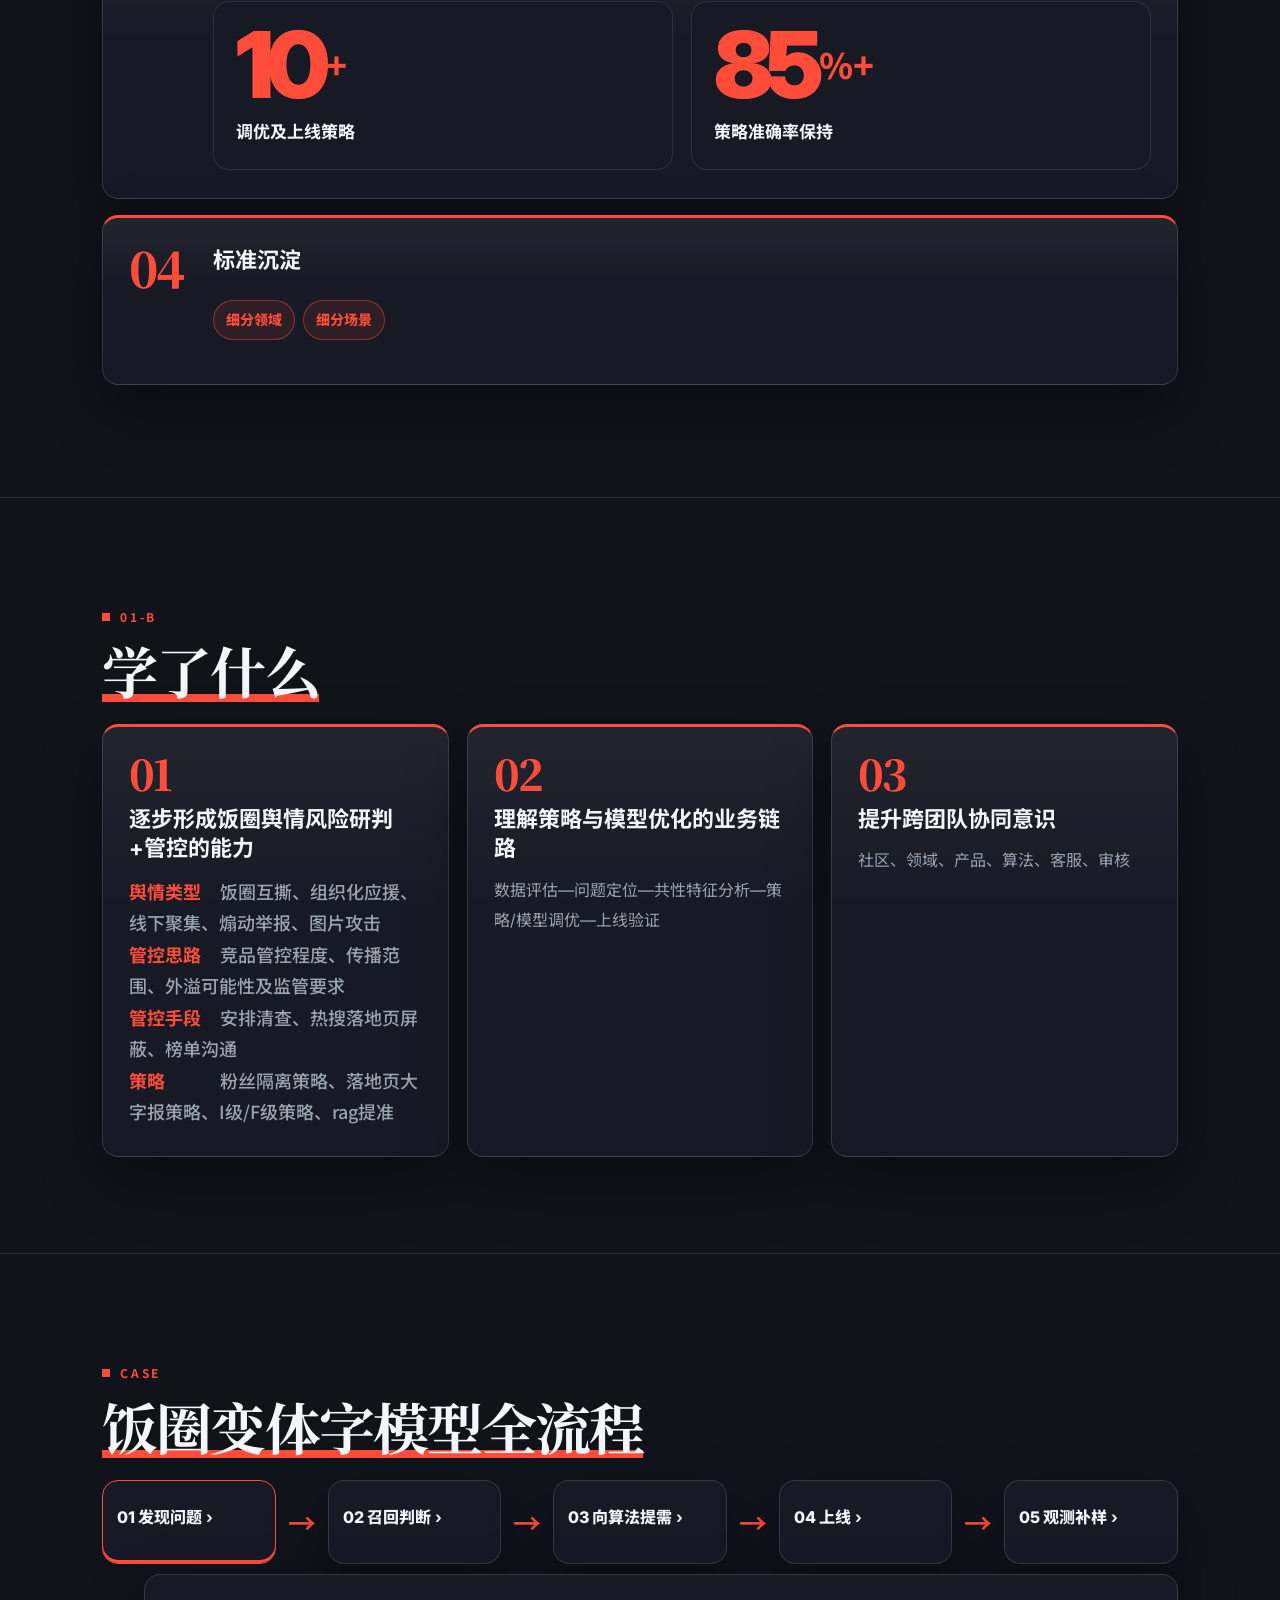
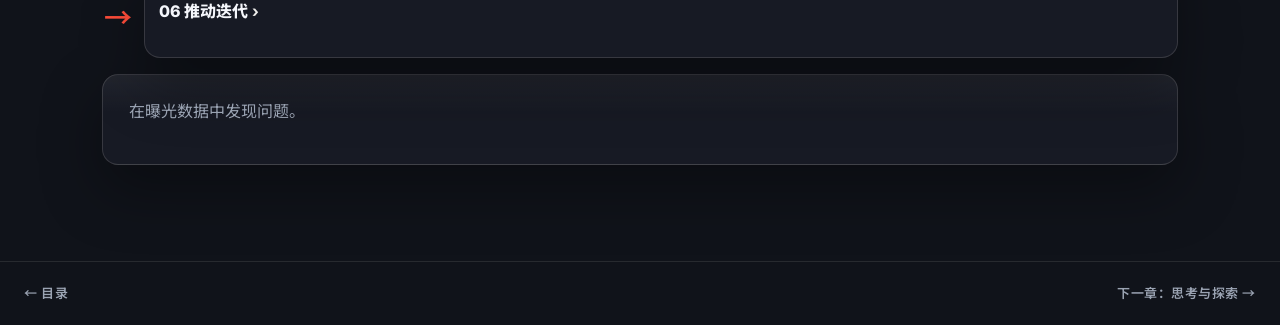
<file: site/work.html>
<!DOCTYPE html>
<html lang="zh-CN">
<head>
  <meta charset="UTF-8" />
  <meta name="viewport" content="width=device-width, initial-scale=1" />
  <meta http-equiv="Cache-Control" content="no-cache, no-store, must-revalidate" />
  <title>01 做了什么 / 学了什么</title>
  <link rel="preconnect" href="https://fonts.googleapis.com" />
  <link rel="preconnect" href="https://fonts.gstatic.com" crossorigin />
  <link href="https://fonts.googleapis.com/css2?family=Inter:wght@400;500;600;700&family=Noto+Sans+SC:wght@400;500;700&family=Noto+Serif+SC:wght@600;700;900&display=swap" rel="stylesheet" />
  <link rel="stylesheet" href="css/style.css?v=n38" />
</head>
<body>
  <canvas class="fx-bg" id="fx-bg"></canvas>
  <canvas class="fx-cursor" id="fx-cursor"></canvas>
  <div class="grain"></div>
  <header class="nav">
    <a class="mark" href="index.html"><img src="assets/watermark.png?v=2" alt="微博 轩梦潇" /></a>
    <nav class="nav-links">
      <a href="index.html">目录</a>
      <a class="is-active" href="work.html">01 做了什么 / 学了什么</a>
      <a href="think.html?v=24">02 思考与探索</a>
      <a href="plan.html">03 下一阶段计划</a>
    </nav>
    <button class="menu-btn" type="button">Menu</button>
  </header>
  <div class="overlay" id="overlay">
    <div class="overlay-head">
      <button class="menu-btn overlay-close" type="button">Close</button>
    </div>
    <nav>
      <a class="chapter" href="index.html"><span class="idx">00</span>目录与自我介绍<em>Overview</em></a>
      <a class="chapter" href="work.html"><span class="idx">01</span>做了什么？学了什么？<em>Work &amp; Learning</em></a>
      <a class="chapter" href="think.html?v=24"><span class="idx">02</span>思考与探索<em>Safety · Retention · AI</em></a>
      <a class="chapter" href="plan.html"><span class="idx">03</span>下一阶段计划<em>Next</em></a>
    </nav>
  </div>

  <main class="page">
    <div class="opener" data-opener>
      <div class="opener-pin">
        <p class="kicker opener-kicker" data-opener-kicker>第一部分</p>
        <div class="opener-stack">
          <h1 class="opener-title" data-opener-title>做了什么？<br>学了什么？</h1>
          <p class="opener-ghost" data-opener-ghost aria-hidden="true">做了什么？<br>学了什么？</p>
        </div>
      </div>
    </div>

    <section class="section" id="做了什么">
      <p class="section-label">01-A</p>
      <h2>做了什么：四条工作线与阶段结果</h2>

      <article class="work-item" id="舆情">
        <div class="idx">01</div>
        <div>
          <h3>管控舆情</h3>
          <div class="grid-2" style="margin-top:20px;">
            <div class="stat"><div class="value">30<span class="unit">+</span></div><div class="label">月均管控相关舆情</div></div>
            <div class="stat"><div class="value">10<span class="unit">+</span></div><div class="label">反馈材料或舆情线索交付</div></div>
          </div>
        </div>
      </article>

      <article class="work-item" id="模型">
        <div class="idx">02</div>
        <div>
          <h3>迭代或新增算法模型</h3>
          <div class="grid-3" style="margin-top:20px;">
            <div class="stat"><div class="value">+3</div><div class="label">新增模型</div><div class="hint">微博变体字　评论变体字　饭圈内容安全图片理解</div></div>
            <div class="stat"><div class="value">×3</div><div class="label">迭代模型</div><div class="hint">明星丑图 · 大字报 等</div></div>
            <div class="stat"><div class="value">56.63<span class="unit">%</span></div><div class="label">处置率上升</div><div class="hint">8月上半月至今　54.41%→85.22%</div></div>
          </div>
        </div>
      </article>

      <article class="work-item" id="策略">
        <div class="idx">03</div>
        <div>
          <h3>调优、新增策略</h3>
          <div class="grid-2" style="margin-top:20px;">
            <div class="stat"><div class="value">10<span class="unit">+</span></div><div class="label">调优及上线策略</div></div>
            <div class="stat"><div class="value">85<span class="unit">%+</span></div><div class="label">策略准确率保持</div></div>
          </div>
        </div>
      </article>

      <article class="work-item" id="标准">
        <div class="idx">04</div>
        <div>
          <h3>标准沉淀</h3>
          <p><span class="tag">细分领域</span><span class="tag">细分场景</span></p>
        </div>
      </article>
    </section>

    <section class="section" id="学了什么">
      <p class="section-label">01-B</p>
      <h2>学了什么</h2>
      <div class="grid-3">
        <article class="card">
          <div class="num">01</div>
          <h3>逐步形成饭圈舆情风险研判+管控的能力</h3>
          <div class="lines">
            <div><b>舆情类型</b>饭圈互撕、组织化应援、线下聚集、煽动举报、图片攻击</div>
            <div><b>管控思路</b>竞品管控程度、传播范围、外溢可能性及监管要求</div>
            <div><b>管控手段</b>安排清查、热搜落地页屏蔽、榜单沟通</div>
            <div><b>策略</b>粉丝隔离策略、落地页大字报策略、I级/F级策略、rag提准</div>
          </div>
        </article>
        <article class="card">
          <div class="num">02</div>
          <h3>理解策略与模型优化的业务链路</h3>
          <p>数据评估—问题定位—共性特征分析—策略/模型调优—上线验证</p>
        </article>
        <article class="card">
          <div class="num">03</div>
          <h3>提升跨团队协同意识</h3>
          <p>社区、领域、产品、算法、客服、审核</p>
        </article>
      </div>
    </section>

    <section class="section" data-flow>
      <p class="section-label case-label">CASE</p>
      <h2>饭圈变体字模型全流程</h2>
      <div class="flow" id="variant-flow">
        <button class="flow-step active" type="button" data-target="vf-1"><b>01 发现问题</b></button>
        <span class="flow-arrow">→</span>
        <button class="flow-step" type="button" data-target="vf-2"><b>02 召回判断</b></button>
        <span class="flow-arrow">→</span>
        <button class="flow-step" type="button" data-target="vf-3"><b>03 向算法提需</b></button>
        <span class="flow-arrow">→</span>
        <button class="flow-step" type="button" data-target="vf-4"><b>04 上线</b></button>
        <span class="flow-arrow">→</span>
        <button class="flow-step" type="button" data-target="vf-5"><b>05 观测补样</b></button>
        <span class="flow-arrow">→</span>
        <button class="flow-step" type="button" data-target="vf-6"><b>06 推动迭代</b></button>
      </div>
      <div class="flow-readout">
        <p id="vf-1" class="flow-detail">在曝光数据中发现问题。</p>
        <p id="vf-2" class="flow-detail" hidden>召回判断：思考已有模型能力和策略特征调配能否覆盖。</p>
        <p id="vf-3" class="flow-detail" hidden>向算法提需：将业务风险转化为明确的 Case、标准和需求，持续提供清晰的风险 Case、判定依据和场景描述，为产品、算法侧的优化提供有效输入。</p>
        <p id="vf-4" class="flow-detail" hidden>模型、策略上线：全流程协同算法同学进行模型训练和评估上线。</p>
        <p id="vf-5" class="flow-detail" hidden>持续观测、补充新样本。</p>
        <p id="vf-6" class="flow-detail" hidden>推动迭代。</p>
      </div>
    </section>
  </main>

  <footer>
    <a href="index.html">← 目录</a>
    <a href="think.html?v=24">下一章：思考与探索 →</a>
  </footer>
  <script src="js/fx.js"></script>
  <script src="js/main.js?v=n23"></script>
</body>
</html>
</file>
<file: site/css/style.css>
:root {
  --bg: #0b0b0b;
  --text: #f0efec;
  --ink: #f0efec;
  --muted: rgba(240, 239, 236, 0.72);
  --dim: rgba(240, 239, 236, 0.48);
  --line: rgba(240, 239, 236, 0.12);
  --line-strong: rgba(240, 239, 236, 0.28);
  --teal: #f0efec;
  --blue: #f0efec;
  --accent: #f0efec;
  --accent-2: #f0efec;
  --data: #f0efec;
  --nav-h: 64px;
  --ease: cubic-bezier(0.22, 1, 0.36, 1);
  --display: "Noto Sans SC", sans-serif;
  --sans: "Noto Sans SC", sans-serif;
  --serif: "Noto Sans SC", sans-serif;
  --mono: "Noto Sans SC", sans-serif;
}

*,
*::before,
*::after { box-sizing: border-box; }

html { scroll-behavior: smooth; }

body {
  margin: 0;
  background: var(--bg);
  color: var(--text);
  font-family: var(--sans);
  font-size: 18px;
  font-weight: 500;
  line-height: 1.75;
  overflow-x: hidden;
}

body.menu-open { overflow: hidden; }

img { max-width: 100%; display: block; }
a {
  color: inherit;
  text-decoration: none;
  box-shadow: inset 0 -1px 0 transparent;
  transition: box-shadow .35s var(--ease);
}
a:hover { box-shadow: inset 0 -1px 0 #6d7bff; }
button { font-family: inherit; cursor: pointer; }

.fx-bg,
.fx-cursor {
  pointer-events: none;
  position: fixed;
  inset: 0;
  width: 100%;
  height: 100%;
  display: block;
}
.fx-bg {
  z-index: 0;
  opacity: 0.55;
}
.fx-cursor {
  z-index: 32;
  opacity: 1;
}

.grain {
  pointer-events: none;
  position: fixed;
  inset: 0;
  z-index: 30;
  opacity: 0.14;
  mix-blend-mode: overlay;
  background-image: url("data:image/svg+xml;utf8,<svg xmlns='http://www.w3.org/2000/svg' width='140' height='140'><filter id='n'><feTurbulence type='fractalNoise' baseFrequency='0.85' numOctaves='2' stitchTiles='stitch'/><feColorMatrix values='0 0 0 0 0.1  0 0 0 0 0.1  0 0 0 0 0.12  0 0 0 0.55 0'/></filter><rect width='100%' height='100%' filter='url(%23n)'/></svg>");
  mix-blend-mode: overlay;
}

.mark {
  display: flex;
  align-items: center;
  z-index: 41;
  box-shadow: none;
  flex: 0 0 auto;
  background: #fff;
  border-radius: 12px;
  padding: 4px 8px 4px 6px;
}
.mark:hover { box-shadow: none; }
.mark img {
  width: auto;
  height: 40px;
  max-width: none;
  display: block;
}

.page { position: relative; z-index: 1; min-height: 100vh; }

.nav {
  position: fixed;
  top: 12px;
  left: 2.5vw;
  right: 2.5vw;
  z-index: 40;
  height: 68px;
  display: flex;
  align-items: center;
  justify-content: space-between;
  padding: 0 22px 0 18px;
  background: rgba(255, 255, 255, 0.9);
  border: 1px solid var(--line);
  border-radius: 18px;
  box-shadow: 0 10px 36px rgba(0, 0, 0, 0.06), inset 0 -3px 0 #6d7bff;
}

.nav-links {
  display: flex;
  gap: 8px;
  align-items: center;
  font-size: 14px;
  font-weight: 600;
  color: var(--muted);
}
.nav-links a {
  position: relative;
  padding: 8px 12px;
  box-shadow: none;
  border-radius: 999px;
}
.nav-links a:hover { color: var(--ink); box-shadow: none; background: rgba(12, 125, 100, 0.16); }
.nav-links a.is-active { color: var(--ink); background: rgba(46, 75, 184, 0.28); }
.nav-links a.is-active::after { display: none; }

.menu-btn {
  background: none;
  border: 0;
  color: var(--ink);
  padding: 8px 0;
  font-size: 12px;
  letter-spacing: 0.08em;
}
.menu-btn::after {
  content: " →";
  display: inline-block;
  color: #6d7bff;
  transition: transform .35s var(--ease);
}
.menu-btn:hover::after { transform: translateX(4px); }

.overlay {
  position: fixed;
  inset: 0;
  z-index: 50;
  background: #0b0b0b;
  display: none;
  padding: 28px 8vw;
}
.overlay.open { display: grid; grid-template-rows: auto 1fr auto; }
.overlay-head {
  display: flex;
  justify-content: flex-end;
  align-items: center;
}
.overlay nav { display: grid; align-content: center; }
.overlay a.chapter {
  display: grid;
  grid-template-columns: 72px 1fr auto;
  gap: 24px;
  align-items: baseline;
  padding: 22px 0;
  border-bottom: 1px solid var(--line);
  font-size: clamp(24px, 3.6vw, 40px);
  font-weight: 600;
  line-height: 1.15;
  box-shadow: none;
}
.overlay a.chapter:hover { color: var(--ink); box-shadow: inset 0 -1px 0 #6d7bff; }
.overlay a.chapter span.idx {
  font-family: var(--mono);
  font-size: 12px;
  color: #6d7bff;
  letter-spacing: 0.08em;
}
.overlay a.chapter em {
  font-style: normal;
  font-family: var(--mono);
  font-size: 12px;
  color: var(--muted);
}

.hero {
  min-height: 100vh;
  padding: calc(var(--nav-h) + 8px) 8vw 80px;
  display: grid;
  align-content: end;
  position: relative;
}
.hero.compact {
  min-height: auto;
  padding-bottom: 28px;
}

h1 {
  font-family: var(--display);
  font-weight: 700;
  font-size: clamp(36px, 5.6vw, 64px);
  line-height: 1.08;
  margin: 0 0 22px;
  letter-spacing: -0.03em;
  color: var(--ink);
  max-width: 16ch;
}
h1 .ch {
  display: inline-block;
  opacity: 0;
  transform: translateY(12px);
  animation: in .7s var(--ease) forwards;
}

.hero-sub {
  margin: 0 0 28px;
  max-width: 36em;
  font-size: clamp(18px, 2vw, 24px);
  font-weight: 400;
  line-height: 1.45;
  color: var(--muted);
}

.kicker {
  display: inline-block;
  font-family: var(--mono);
  font-size: 12px;
  font-weight: 600;
  letter-spacing: 0.14em;
  text-transform: uppercase;
  color: #6d7bff;
  margin-bottom: 18px;
  border: 1px solid #6d7bff;
  border-radius: 999px;
  padding: 6px 12px;
  background: rgba(12, 125, 100, 0.12);
}

.lede {
  max-width: 38em;
  color: var(--muted);
  font-size: 17px;
}
.meta-row {
  margin-top: 56px;
  display: flex;
  flex-wrap: wrap;
  gap: 48px;
  padding-top: 24px;
  border-top: 1px solid var(--line);
}
.meta-row div small {
  display: block;
  font-family: var(--mono);
  color: var(--dim);
  font-size: 10px;
  letter-spacing: 0.18em;
  text-transform: uppercase;
  margin-bottom: 6px;
}
.meta-row div b { font-weight: 500; }

.section {
  padding: 96px 8vw;
  border-top: 1px solid var(--line);
}
.section.tight { padding-top: 56px; padding-bottom: 56px; }
.section-label {
  font-family: var(--mono);
  font-size: 13px;
  font-weight: 600;
  letter-spacing: 0.14em;
  text-transform: none;
  color: #6d7bff;
  margin-bottom: 14px;
}
.section-label::before {
  content: "";
  display: inline-block;
  width: 8px;
  height: 8px;
  margin-right: 10px;
  background: #6d7bff;
  vertical-align: 1px;
}
.case-label {
  font-size: 13px;
  font-weight: 600;
  letter-spacing: 0.14em;
}
h2 {
  font-family: var(--display);
  font-weight: 700;
  font-size: clamp(24px, 3.2vw, 36px);
  line-height: 1.25;
  margin: 0 0 18px;
  letter-spacing: -0.025em;
  color: var(--ink);
}
h3 {
  font-family: var(--display);
  font-weight: 600;
  font-size: 22px;
  margin: 0 0 12px;
  letter-spacing: -0.02em;
  color: var(--ink);
}
h4 {
  margin: 0 0 8px;
  font-size: 16px;
  font-weight: 500;
}
h2, h3, [id] { scroll-margin-top: 96px; }
.sub {
  color: var(--muted);
  max-width: 42em;
  margin-bottom: 36px;
}

.grid-3 { display: grid; grid-template-columns: repeat(3, 1fr); gap: 20px; }
.grid-2 { display: grid; grid-template-columns: 1fr 1fr; gap: 20px; }
.grid-work {
  display: grid;
  grid-template-columns: 1fr 1.55fr;
  gap: 20px;
}

.card {
  background: #fff;
  border: 1px solid var(--line);
  border-radius: 18px;
  padding: 28px 26px;
  box-shadow: 0 10px 28px rgba(0, 0, 0, 0.045);
  transition: transform .4s var(--ease), border-color .3s var(--ease);
}
.card:hover {
  transform: translateY(-4px);
  border-color: #6d7bff;
}
.card .num {
  display: inline-block;
  font-family: var(--mono);
  font-size: 12px;
  font-weight: 600;
  color: #6d7bff;
  letter-spacing: 0.14em;
  border: 1px solid #6d7bff;
  border-radius: 999px;
  padding: 4px 10px;
  margin-bottom: 12px;
}
.card p { color: var(--muted); margin: 10px 0 0; font-size: 16px; }
a.card { box-shadow: 0 10px 28px rgba(0, 0, 0, 0.045); display: block; }
a.card:hover { box-shadow: 0 14px 32px rgba(0, 0, 0, 0.06); }

.stat {
  background: #fff;
  border: 1px solid var(--line);
  border-radius: 18px;
  padding: 26px 24px 22px;
  box-shadow: inset 5px 0 0 #6d7bff, 0 10px 28px rgba(0, 0, 0, 0.04);
  transition: transform .4s var(--ease), border-color .3s var(--ease);
}
.stat:hover {
  transform: translateY(-4px);
  border-color: #6d7bff;
}
.stat .value {
  font-family: var(--display);
  font-size: clamp(40px, 5vw, 56px);
  font-weight: 700;
  line-height: 1;
  letter-spacing: -0.045em;
  color: #6d7bff;
  display: inline-block;
  border-bottom: 0;
  padding-bottom: 0;
}
.stat .unit {
  font-size: 0.48em;
  font-weight: 700;
  color: #6d7bff;
  margin-left: 2px;
  vertical-align: 0.12em;
}
.stat .label { margin-top: 14px; color: var(--ink); font-size: 16px; font-weight: 700; }
.stat .hint { margin-top: 8px; color: var(--muted); font-size: 14px; line-height: 1.65; }

.work-item {
  display: grid;
  grid-template-columns: 64px 1fr;
  gap: 24px;
  padding: 32px 28px;
  margin: 16px 0;
  border: 1px solid var(--line);
  border-radius: 18px;
  background: #fff;
  box-shadow: 0 10px 28px rgba(0, 0, 0, 0.04);
}
.work-item:first-of-type { border-top: 1px solid var(--line); }
.work-item .idx {
  font-family: var(--mono);
  font-size: 14px;
  font-weight: 600;
  color: #6d7bff;
  line-height: 1;
  letter-spacing: 0.08em;
  width: 48px;
  height: 48px;
  display: grid;
  place-items: center;
  border: 1px solid #6d7bff;
  border-radius: 14px;
  background: rgba(12, 125, 100, 0.12);
}
.work-item p { color: var(--muted); font-size: 16px; }

.flow {
  display: flex;
  flex-wrap: wrap;
  gap: 10px;
  align-items: stretch;
}
.flow-step {
  flex: 1 1 168px;
  background: #fff;
  border: 1px solid var(--line);
  border-radius: 16px;
  padding: 18px 16px 16px;
  min-height: 92px;
  text-align: left;
  color: inherit;
  cursor: pointer;
  transition: border-color .3s var(--ease), background .3s var(--ease);
}
.flow-step:hover { border-color: #6d7bff; }
.flow-step.active {
  border-color: #6d7bff;
  border-width: 2px;
  padding: 17px 15px 15px;
  background: rgba(12, 125, 100, 0.12);
}
.flow-step.active b { color: var(--ink); }
.flow-step b {
  display: block;
  font-size: 16px;
  margin-bottom: 8px;
  font-weight: 700;
  line-height: 1.35;
}
.flow-step b::after {
  content: " ›";
  color: #6d7bff;
  font-weight: 700;
}
.flow-step span { color: var(--muted); font-size: 14px; line-height: 1.55; display: block; }
.flow-arrow {
  align-self: center;
  color: #6d7bff;
  font-size: 28px;
  font-weight: 600;
  line-height: 1;
  padding: 0 2px;
  flex: 0 0 auto;
}

.subnav {
  position: sticky;
  top: 88px;
  z-index: 20;
  display: flex;
  gap: 8px;
  margin: 0 2.5vw;
  padding: 8px;
  width: auto;
  background: rgba(255, 255, 255, 0.92);
  border: 1px solid var(--line);
  border-radius: 14px;
  box-shadow: 0 8px 24px rgba(0, 0, 0, 0.05);
  overflow-x: auto;
}
.subnav a {
  white-space: nowrap;
  padding: 8px 14px;
  font-size: 14px;
  font-weight: 600;
  color: var(--muted);
  box-shadow: none;
  border-radius: 999px;
}
.subnav a:hover { color: var(--ink); box-shadow: none; background: transparent; }
.subnav a.is-active {
  color: var(--ink);
  box-shadow: none;
  background: transparent;
}

.problem-list { display: grid; gap: 12px; }
.problem {
  background: #fff;
  border: 1px solid var(--line);
  border-radius: 16px;
}
.problem:last-child { border-bottom: 1px solid var(--line); }
.problem summary {
  list-style: none;
  cursor: pointer;
  padding: 20px 8px 20px 0;
  display: flex;
  gap: 16px;
  align-items: baseline;
  font-size: 17px;
  font-weight: 600;
}
.problem summary::-webkit-details-marker { display: none; }
.problem summary .n {
  font-family: var(--mono);
  color: #6d7bff;
  font-size: 12px;
  font-weight: 500;
}
.problem .body {
  padding: 0 8px 22px 44px;
  color: var(--muted);
}

.ctx { margin: 28px 0 40px; padding: 0; border: 0; background: transparent; }
.ctx .ctx-tag {
  font-family: var(--sans);
  font-size: 15px;
  font-weight: 600;
  letter-spacing: 0.04em;
  text-transform: none;
  color: #6d7bff;
  margin-bottom: 16px;
}
.ctx .card { background: transparent; }

.flow-readout,
.flow-detail {
  margin-top: 0;
  padding: 0;
  min-height: 0;
  color: var(--text);
  font-size: 18px;
  line-height: 1.75;
  font-weight: 500;
}
.flow-readout {
  margin-top: 16px;
  padding: 22px 22px;
  background: #fff;
  border: 1px solid #6d7bff;
  border-radius: 16px;
  min-height: 72px;
}
article.card .flow-detail { font-size: 18px; color: var(--ink); }

.voice-stage {
  display: grid;
  grid-template-columns: min(380px, 36vw) minmax(0, 1fr);
  gap: 48px;
  align-items: start;
  margin-top: 36px;
}
.voice-window {
  height: 560px;
  overflow: hidden;
  position: relative;
  box-shadow: inset 0 28px 28px #0b0b0b, inset 0 -28px 28px #0b0b0b;
}
.voice-track {
  display: flex;
  flex-direction: column;
  gap: 14px;
  animation: voice-rise 42s linear infinite;
}
.voice-track:hover { animation-play-state: paused; }
.voice-track .shot { height: auto; cursor: zoom-in; }
.voice-track .shot img {
  width: 100%;
  height: auto;
  object-fit: contain;
  background: #fff;
}
@keyframes voice-rise {
  from { transform: translateY(0); }
  to { transform: translateY(-50%); }
}
.voice-side { display: grid; gap: 18px; align-content: start; }
.voice-side > p { margin: 0; }
.voice-side .quote { margin-top: 8px; font-size: 18px; }

.map {
  display: grid;
  grid-template-columns: repeat(3, 1fr);
  gap: 18px;
  margin-top: 48px;
}
.map-card {
  display: grid;
  gap: 10px;
  padding: 28px 26px;
  border: 1px solid var(--line);
  border-radius: 16px;
  background: #fff;
  box-shadow: none;
  transition: transform .55s var(--ease), border-color .35s var(--ease);
}
.map-card:hover {
  transform: translateY(-6px);
  border-color: #6d7bff;
  box-shadow: none;
}
.map-card small {
  font-family: var(--mono);
  color: #6d7bff;
  font-size: 11px;
  letter-spacing: 0.16em;
}
.map-card b { font-size: 18px; font-weight: 600; }
.map-card span { color: var(--muted); font-size: 13px; line-height: 1.65; }

.spine {
  display: flex;
  gap: 18px;
  list-style: none;
  padding: 0 0 18px;
  margin: 0 0 28px;
  border-bottom: 1px solid var(--line);
}
.spine li a {
  padding: 0;
  font-family: var(--mono);
  font-size: 12px;
  letter-spacing: 0.08em;
  color: var(--muted);
  box-shadow: none;
}
.spine li a:hover { color: #6d7bff; box-shadow: none; }

.seg { margin: 8px 0 20px; }
.seg-nav {
  display: flex;
  flex-wrap: wrap;
  gap: 18px;
  margin-bottom: 16px;
  border-bottom: 1px solid var(--line);
  padding-bottom: 10px;
}
.seg-nav button {
  background: transparent;
  color: var(--muted);
  border: 0;
  padding: 8px 0;
  font-size: 16px;
  font-weight: 600;
  cursor: pointer;
}
.seg-nav button.is-active {
  color: var(--ink);
  box-shadow: inset 0 -1px 0 #6d7bff;
}

.gain {
  display: flex;
  align-items: baseline;
  gap: 12px;
  margin-top: 28px;
}
.gain b { font-weight: 600; }

.fold {
  margin-top: 36px;
  border: 1px solid var(--line);
  border-radius: 16px;
  padding: 8px 22px 16px;
  background: #fff;
}
.fold summary {
  cursor: pointer;
  padding: 14px 0;
  font-weight: 600;
  color: var(--ink);
}
.fold p { color: var(--muted); }

.shot.compact { max-width: 520px; }
.shot.compact img {
  max-height: 148px;
  width: 100%;
  object-fit: contain;
  object-position: left top;
  background: #fff;
}

.action-board {
  margin-top: 28px;
  padding: 28px 26px;
  border: 1px solid var(--line);
  border-radius: 16px;
  background: #fff;
}
.action-board h3 {
  font-size: 22px;
  font-weight: 600;
  margin-bottom: 16px;
  color: var(--ink);
}
.action-board p {
  color: var(--muted);
  font-size: 15px;
  margin: 0 0 14px;
  line-height: 1.85;
}
.action-board p:last-child { margin-bottom: 0; }

.mini-flow {
  display: flex;
  flex-wrap: wrap;
  gap: 8px;
  align-items: center;
  margin-top: 14px;
}
.mini-flow span {
  padding: 10px 16px;
  border: 1px solid var(--line);
  border-radius: 16px;
  font-size: 16px;
  font-weight: 600;
  background: #1a243a;
  color: #eef2ff;
}
.mini-flow i {
  color: #6d7bff;
  font-style: normal;
  font-size: 22px;
  font-weight: 600;
}

.compare {
  display: grid;
  grid-template-columns: 1.2fr 0.8fr;
  gap: 0;
}
.bar-row { margin: 16px 0 22px; }
.bar-row .top {
  display: flex;
  justify-content: space-between;
  font-size: 13px;
  margin-bottom: 8px;
  color: var(--muted);
}
.bar-row .top b {
  font-family: var(--mono);
  color: #6d7bff;
  font-weight: 500;
}
.bar {
  height: 6px;
  background: rgba(46, 75, 184, 0.28);
  overflow: hidden;
  border-radius: 99px;
}
.bar i {
  display: block;
  height: 100%;
  width: 0;
  background: #6d7bff;
  transition: width 1.1s var(--ease);
}

.shot {
  overflow: hidden;
  border: 1px solid var(--line);
  border-radius: 16px;
  background: #fff;
  cursor: zoom-in;
}
.shot img {
  width: 100%;
  transition: transform 1.4s var(--ease);
}
.shot:hover img { transform: scale(1.035); }

.sop {
  display: grid;
  grid-template-columns: repeat(5, 1fr);
  gap: 12px;
}
.sop.four { grid-template-columns: 1fr 1fr; }
.sop .node {
  background: #fff;
  border: 1px solid var(--line);
  border-radius: 16px;
  padding: 20px 18px;
  font-size: 15px;
  color: var(--muted);
  line-height: 1.65;
}
.sop .node:hover { border-color: #6d7bff; }
.sop .node b { display: block; color: var(--ink); margin-bottom: 8px; font-size: 17px; font-weight: 700; }

.caption {
  font-family: var(--sans);
  font-size: 15px;
  font-weight: 600;
  color: #6d7bff;
  margin-top: 12px;
  letter-spacing: 0;
}

.lightbox {
  position: fixed;
  inset: 0;
  z-index: 80;
  background: rgba(0, 0, 0, 0.78);
  display: none;
  align-items: center;
  justify-content: center;
  padding: 32px;
}
.lightbox.open { display: flex; }
.lightbox img {
  max-width: min(1200px, 92vw);
  max-height: 90vh;
}

.orig-flow {
  margin-top: 12px;
  overflow: hidden;
  border: 1px solid var(--line);
  border-radius: 16px;
  background: #fff;
  cursor: zoom-in;
}
.orig-flow img { transition: transform 1.4s var(--ease); }
.orig-flow:hover img { transform: scale(1.02); }

.quote {
  border-left: 4px solid #6d7bff;
  padding: 8px 0 8px 20px;
  color: var(--ink);
  font-size: 22px;
  font-weight: 600;
  background: rgba(12, 125, 100, 0.08);
  border-radius: 0 14px 14px 0;
}

.tag {
  display: inline-block;
  font-family: var(--sans);
  font-size: 13px;
  font-weight: 600;
  letter-spacing: 0.02em;
  text-transform: none;
  border: 1px solid #6d7bff;
  border-radius: 999px;
  padding: 6px 12px;
  color: #6d7bff;
  margin: 8px 8px 0 0;
}

.plan-card {
  min-height: 260px;
  display: flex;
  flex-direction: column;
  justify-content: space-between;
}
.plan-card .idx {
  font-family: var(--mono);
  font-size: 13px;
  font-weight: 500;
  color: #6d7bff;
  letter-spacing: 0.1em;
}

footer {
  position: relative;
  z-index: 1;
  margin: 0 2.5vw 18px;
  padding: 22px 28px;
  border: 1px solid var(--line);
  border-radius: 16px;
  color: var(--dim);
  font-family: var(--mono);
  font-size: 12px;
  letter-spacing: 0.06em;
  display: flex;
  justify-content: space-between;
  gap: 16px;
  flex-wrap: wrap;
  background: #fff;
  box-shadow: inset 3px 0 0 #6d7bff;
}
footer a { box-shadow: inset 0 -1px 0 transparent; }

.hint-click {
  font-size: 16px;
  letter-spacing: 0;
  text-transform: none;
  color: #6d7bff;
  margin-top: 18px;
  font-weight: 700;
  box-shadow: inset 0 -1px 0 #6d7bff;
  transition: transform .35s var(--ease);
}
.hint-click:hover { box-shadow: none; transform: translateX(3px); }
a.card .hint-click, .plan-card .hint-click { transition: transform .35s var(--ease); }

.reveal {
  opacity: 0;
  transform: translateY(28px);
  transition: opacity 1s var(--ease), transform 1s var(--ease);
}
.reveal.in {
  opacity: 1;
  transform: none;
}

@keyframes in {
  to { opacity: 1; transform: none; }
}
@keyframes dash {
  to { stroke-dashoffset: -240; }
}

/* readable + designed cards */
.fx-bg { opacity: 0.16; }
.nav {
  top: 12px;
  left: 2.2vw;
  right: 2.2vw;
  height: 68px;
  padding: 0 20px 0 16px;
  border-radius: 18px;
  border: 1px solid var(--line);
  background: rgba(12, 20, 38, 0.92);
  box-shadow: 0 10px 32px rgba(0, 0, 0, 0.28), inset 0 -3px 0 var(--teal);
}
.nav-links {
  gap: 6px;
  font-size: 14px;
  font-weight: 700;
  letter-spacing: 0;
  font-family: var(--sans);
}
.nav-links a {
  padding: 8px 12px;
  border-radius: 999px;
}
.nav-links a:hover { background: rgba(12, 125, 100, 0.12); color: var(--ink); }
.nav-links a.is-active {
  background: rgba(46, 75, 184, 0.16);
  color: var(--ink);
  box-shadow: none;
}
.menu-btn { font-size: 13px; font-weight: 700; }
.overlay a.chapter { font-size: clamp(28px, 4.5vw, 48px); font-weight: 900; }

h1 {
  font-family: var(--serif);
  font-weight: 700;
  font-size: clamp(40px, 6.4vw, 80px);
  line-height: 1.08;
  letter-spacing: -0.035em;
  max-width: 12em;
  width: auto;
  margin: 0 0 22px;
  color: var(--ink);
}
.hero { overflow: visible; padding: calc(var(--nav-h) + 24px) 7vw 72px; }
.hero.compact { min-height: auto; padding-top: calc(var(--nav-h) + 28px); }
.hero-sub,
.lede,
.sub,
.work-item p,
.card p,
.action-board p,
.problem .body {
  color: var(--muted);
  font-weight: 600;
  font-size: 17px;
  line-height: 1.8;
}
.hero-sub { max-width: 36em; margin-left: 0; }
.lede { max-width: 40em; margin-left: 0; }
.kicker {
  display: inline-block;
  margin: 0 0 16px;
  padding: 6px 12px;
  border: 1px solid var(--teal);
  border-radius: 999px;
  background: rgba(12, 125, 100, 0.1);
  font-size: 12px;
  font-weight: 700;
  letter-spacing: 0.12em;
  color: var(--teal);
}
.meta-row { margin-left: 0; }
.meta-row div small { font-size: 11px; font-weight: 700; }
.meta-row div b { font-weight: 700; }
.section-label,
.case-label {
  font-size: 13px;
  font-weight: 700;
  letter-spacing: 0.12em;
  margin-bottom: 12px;
  color: var(--blue);
}
.chapter-title {
  font-family: var(--serif);
  font-size: clamp(48px, 7.4vw, 96px) !important;
  font-weight: 700 !important;
  letter-spacing: -0.035em;
  line-height: 1.12;
  color: #fff !important;
  margin: 8px 0 32px;
  padding-top: 8px;
  max-width: 10em;
}
.chapter-title::before {
  content: "";
  display: block;
  width: 82px;
  height: 82px;
  margin: 0 0 24px;
  background: transparent;
  border: 2px solid var(--teal);
  border-radius: 50%;
  box-shadow:
    0 0 0 14px rgba(62, 224, 201, 0.12),
    24px 12px 0 0 var(--accent-2),
    24px 12px 0 12px rgba(201, 166, 255, 0.18);
  vertical-align: 0;
}
h2 {
  font-family: var(--serif);
  font-weight: 700;
  font-size: clamp(26px, 3.4vw, 40px);
  line-height: 1.2;
  max-width: 18em;
  margin: 0 0 22px;
  color: var(--ink);
}
h3 { font-weight: 800; font-size: 22px; color: var(--ink); }
.sub { max-width: 42em; margin: 0 0 28px; }

.grid-3 { grid-template-columns: repeat(3, 1fr); gap: 18px; }
.grid-2 { grid-template-columns: 1fr 1fr; gap: 18px; }
.grid-3 > .card:nth-child(2),
.grid-3 > .plan-card:nth-child(2),
.grid-3 > .card:nth-child(3),
.grid-3 > .plan-card:nth-child(3),
.grid-3 > .stat:nth-child(2),
.grid-3 > .stat:nth-child(3),
.grid-2 > .stat:nth-child(2) { margin-top: 0; }

.card,
.stat,
.work-item,
.map-card,
.action-board,
.fold,
.problem,
.sop .node,
.flow-step,
.plan-card {
  background: #121b30;
  border: 1px solid var(--line);
  border-radius: 18px;
  box-shadow: 0 12px 32px rgba(0, 0, 0, 0.22);
}
.card {
  padding: 28px 26px;
}
.card:hover { transform: translateY(-4px); border-color: var(--teal); }
.card .num {
  display: inline-block;
  border: 1px solid var(--teal);
  border-radius: 999px;
  padding: 4px 10px;
  margin-bottom: 12px;
  font-size: 12px;
  font-weight: 700;
  letter-spacing: 0.12em;
}
a.card { box-shadow: 0 12px 32px rgba(22, 20, 16, 0.05); }

.stat {
  padding: 24px 22px;
  box-shadow: inset 5px 0 0 var(--teal), 0 12px 32px rgba(22, 20, 16, 0.05);
}
.stat:hover { transform: translateY(-4px); }
.stat .value {
  font-size: clamp(40px, 5vw, 56px);
  font-weight: 900;
  color: var(--teal);
  letter-spacing: -0.04em;
  line-height: 1;
}
.stat .unit {
  font-size: 0.48em;
  font-weight: 800;
  color: var(--blue);
  vertical-align: 0.12em;
}
.stat .label {
  margin-top: 12px;
  font-family: var(--sans);
  font-size: 16px;
  font-weight: 800;
  letter-spacing: 0;
  color: var(--ink);
}
.stat .hint { font-size: 14px; font-weight: 600; }

.work-item {
  display: grid;
  grid-template-columns: 64px 1fr;
  gap: 20px;
  position: relative;
  padding: 28px 26px;
  margin: 16px 0;
}
.work-item:first-of-type { border-top: 1px solid var(--line); }
.work-item:nth-of-type(even) { padding-left: 26px; padding-right: 26px; }
.work-item .idx {
  position: static;
  width: 48px;
  height: 48px;
  display: grid;
  place-items: center;
  border: 1px solid var(--teal);
  border-radius: 14px;
  background: rgba(12, 125, 100, 0.12);
  font-size: 14px;
  font-weight: 800;
  line-height: 1;
  letter-spacing: 0.06em;
  color: var(--teal);
  opacity: 1;
}
.work-item p { max-width: none; }

.flow-step {
  min-height: 84px;
  padding: 16px 14px;
}
.flow-step:hover,
.flow-step.active {
  border: 1px solid var(--teal);
  background: rgba(12, 125, 100, 0.1);
  padding: 16px 14px;
}
.flow-step b { font-size: 16px; font-weight: 800; }
.flow-step b::after { content: " ›"; color: var(--teal); }

.subnav {
  top: 88px;
  margin: 0 2.2vw;
  padding: 8px;
  gap: 8px;
  border: 1px solid var(--line);
  border-radius: 14px;
  background: rgba(12, 20, 38, 0.92);
  box-shadow: 0 8px 24px rgba(22, 20, 16, 0.05);
}
.subnav a {
  padding: 8px 14px;
  border-radius: 999px;
  font-family: var(--sans);
  font-size: 14px;
  font-weight: 700;
  letter-spacing: 0;
}
.subnav a.is-active,
.subnav a:hover {
  background: rgba(46, 75, 184, 0.14);
  box-shadow: none;
}

.map-card:hover { transform: translateY(-4px); }
.quote {
  background: rgba(12, 125, 100, 0.1);
  border-left: 4px solid var(--teal);
  border-radius: 0 14px 14px 0;
  font-size: 22px;
  font-weight: 800;
}
.tag {
  border: 1px solid var(--blue);
  border-radius: 999px;
  padding: 6px 12px;
  margin: 8px 8px 0 0;
  font-family: var(--sans);
  font-size: 14px;
  font-weight: 800;
  letter-spacing: 0;
  color: var(--blue);
}
.bar { height: 6px; border-radius: 99px; background: rgba(46, 75, 184, 0.18); }
footer {
  margin: 0 2.2vw 18px;
  padding: 20px 24px;
  border: 1px solid var(--line);
  border-radius: 16px;
  background: #121b30;
  box-shadow: inset 4px 0 0 var(--blue);
  font-size: 13px;
  font-weight: 600;
  letter-spacing: 0.04em;
}
.hint-click {
  font-family: var(--sans);
  font-size: 15px;
  font-weight: 800;
  letter-spacing: 0;
}
.plan-card .idx { font-size: 13px; font-weight: 800; margin-bottom: 10px; }
.shot, .orig-flow { border-radius: 16px; background: #fff; }

@media (max-width: 980px) {
  .nav-links { display: none; }
  .grid-3, .grid-2, .grid-work, .compare, .sop, .work-item, .voice-stage, .map {
    grid-template-columns: 1fr;
  }
  .hero, .section, .subnav, .nav { padding-left: 18px; padding-right: 18px; }
  .work-item { grid-template-columns: 48px 1fr; }
}

@media (prefers-reduced-motion: reduce) {
  * { animation: none !important; transition: none !important; }
  .reveal { opacity: 1; transform: none; }
  h1 .ch { opacity: 1; transform: none; }
}

/* Jesper Westlund: black field, off-white type, one grotesk, floating panels */
html, body, button,
h1, h2, h3, h4, p, li, a, span, b, small, em, summary,
.nav-links, .nav-links a, .menu-btn, .overlay a.chapter, .overlay a.chapter em,
.kicker, .lede, .hero-sub, .sub, .section-label, .case-label, .chapter-title,
.card, .card p, .card .num, .stat, .stat .label, .stat .hint, .stat .value, .stat .unit,
.work-item, .work-item p, .work-item .idx, .flow-step, .flow-step b, .flow-step span,
.subnav, .subnav a, .quote, .tag, .hint-click, .plan-card .idx,
.seg-nav, .seg-nav button, .fold summary, .action-board, .action-board h3, .action-board p,
.problem, .problem summary, .problem .body, .map-card, .map-card b, .map-card span, .map-card small,
.sop .node, .sop .node b, .mini-flow, .mini-flow span, .spine, .spine li a,
.meta-row, .meta-row div b, .meta-row div small, footer, .caption, .lines, .flow-detail {
  font-family: "Noto Sans SC", sans-serif !important;
  color: #f0efec;
}
body { background: #0b0b0b; color: #f0efec; font-weight: 500; }
.overlay { background: #0b0b0b; }
.fx-bg { opacity: 1; }
.nav {
  top: 0; left: 0; right: 0;
  height: 56px;
  padding: 0 3.5vw;
  border: 0;
  border-radius: 0;
  background: transparent;
  box-shadow: none;
}
.nav-links {
  gap: 28px;
  font-size: 11px;
  font-weight: 500;
  letter-spacing: 0.18em;
  text-transform: uppercase;
}
.nav-links a, .nav-links a:hover, .nav-links a.is-active {
  padding: 0;
  border-radius: 0;
  background: none;
  box-shadow: none;
  color: #f0efec;
}
.nav-links a.is-active { opacity: 1; }
.nav-links a { opacity: 0.55; }
.nav-links a:hover, .nav-links a.is-active { opacity: 1; }
.menu-btn { font-size: 11px; letter-spacing: 0.18em; text-transform: uppercase; font-weight: 500; }

h1, h2, .chapter-title {
  font-weight: 500 !important;
  letter-spacing: -0.03em;
  color: #f0efec !important;
}
h1 { font-size: clamp(42px, 7vw, 88px) !important; line-height: 1.02; }
h2 { font-size: clamp(28px, 4vw, 48px) !important; }
.chapter-title {
  font-size: clamp(44px, 7vw, 88px) !important;
  margin: 8px 0 28px;
}
.chapter-title::before { display: none !important; }

.card, .stat, .work-item, .map-card, .action-board, .fold, .problem,
.sop .node, .flow-step, .plan-card, footer, .mini-flow span {
  background: #141414;
  border: 1px solid rgba(240, 239, 236, 0.12);
  border-radius: 16px;
  box-shadow: 0 30px 80px rgba(0, 0, 0, 0.45);
}
.card:hover, .stat:hover, .map-card:hover, .plan-card:hover {
  transform: translateY(-8px) rotateX(2deg);
  border-color: rgba(240, 239, 236, 0.28);
}
.grid-3, .grid-2 { perspective: 900px; }
.stat { box-shadow: 0 30px 80px rgba(0, 0, 0, 0.45); }
.stat .value { font-size: clamp(40px, 5vw, 64px); font-weight: 500; color: #f0efec; }
.stat .unit, .stat .label { color: #f0efec; font-weight: 500; }

.subnav {
  top: 56px;
  margin: 0;
  padding: 10px 3.5vw;
  border: 0;
  border-bottom: 1px solid rgba(240, 239, 236, 0.1);
  border-radius: 0;
  background: rgba(11, 11, 11, 0.72);
  box-shadow: none;
  gap: 28px;
}
.subnav a {
  padding: 0;
  border-radius: 0;
  font-size: 12px;
  font-weight: 500;
  letter-spacing: 0.12em;
  background: none !important;
  box-shadow: none !important;
  opacity: 0.5;
}
.subnav a.is-active, .subnav a:hover { opacity: 1; }

.kicker, .section-label, .case-label, .card .num, .plan-card .idx, .work-item .idx {
  font-size: 11px !important;
  font-weight: 500 !important;
  letter-spacing: 0.2em;
  text-transform: uppercase;
  background: none;
  border: 0;
  border-radius: 0;
  padding: 0;
  color: #f0efec;
}
.work-item .idx {
  width: auto; height: auto; display: block;
  background: none; border: 0;
}
.quote {
  background: transparent;
  border-left: 1px solid #f0efec;
  color: #f0efec;
  border-radius: 0;
}
.mini-flow span { color: #f0efec; }
.seg-nav button { color: #f0efec; background: none; }
.seg-nav button.is-active { box-shadow: inset 0 -1px 0 #f0efec; }
.shot, .orig-flow { background: #111; border-radius: 16px; }
footer {
  margin: 0;
  border-radius: 0;
  background: transparent;
  box-shadow: none;
  border: 0;
  border-top: 1px solid rgba(240, 239, 236, 0.1);
}

/* 白底：只用黑字或彩色字（截图白底、水印白底、流程读出条） */
.mark { background: #fff; }
.shot[style*="background"],
.shot.compact img,
.voice-track .shot img,
.orig-flow img {
  background: #fff;
}
.flow-readout {
  background: #fff !important;
  border: 1px solid rgba(11, 11, 11, 0.12);
  box-shadow: 0 18px 48px rgba(0, 0, 0, 0.35);
}
.flow-readout,
.flow-readout p,
.flow-readout .flow-detail,
.flow-readout b,
.flow-readout span,
.flow-readout a {
  color: #111 !important;
}

/* 正文一色；只有数据在字重、字号、颜色上拉开 */
.stat {
  box-shadow: inset 5px 0 0 #6d7bff, 0 30px 80px rgba(0, 0, 0, 0.45) !important;
}
.stat .value {
  font-family: "Noto Sans SC", sans-serif !important;
  font-size: clamp(56px, 8vw, 92px) !important;
  font-weight: 900 !important;
  letter-spacing: -0.07em;
  line-height: 0.92;
  color: #6d7bff !important;
}
.stat .unit {
  font-size: 0.4em !important;
  font-weight: 800 !important;
  letter-spacing: 0;
  vertical-align: 0.18em;
  color: #6d7bff !important;
}
.stat .label {
  color: #f0efec !important;
  font-weight: 500 !important;
  font-size: 15px !important;
}
.stat .hint {
  color: rgba(240, 239, 236, 0.62) !important;
  font-weight: 500 !important;
}
.bar-row .top b {
  font-family: "Noto Sans SC", sans-serif !important;
  font-size: 28px !important;
  font-weight: 900 !important;
  letter-spacing: -0.04em;
  color: #6d7bff !important;
  line-height: 1;
}
.bar {
  height: 8px;
  background: rgba(240, 239, 236, 0.12);
}
.bar i {
  background: #6d7bff !important;
}

/* —— 印刷层级：字号锁死，颜色只标层级和章节转换 —— */
:root {
  --paper: #f4f6fb;
  --paper-dim: #9aa3b2;
  --paper-faint: #9aa3b2;
  --primary: #d6ff3f;
  --secondary: #ff4f9a;
  --accent: #ff4d3a;
  --cinnabar: #ff4d3a;
  --brass: #6d7bff;
  --cyan: #ff4f9a;
  --sage: #2ee6a6;
  --field: #10131a;
  --sans: "Inter", "Noto Sans SC", sans-serif;
  --serif: "Noto Serif SC", "Noto Sans SC", serif;
}

html { scroll-behavior: auto; }

body {
  background: var(--field) !important;
  color: #9aa3b2 !important;
  font-family: var(--sans);
}

.grain {
  opacity: 0.34;
  mix-blend-mode: overlay;
  background-image: url("data:image/svg+xml;utf8,<svg xmlns='http://www.w3.org/2000/svg' width='220' height='220'><filter id='n'><feTurbulence type='fractalNoise' baseFrequency='0.9' numOctaves='4' stitchTiles='stitch'/><feColorMatrix values='0 0 0 0 0.55  0 0 0 0 0.5  0 0 0 0 0.42  0 0 0 0.7 0'/></filter><rect width='100%' height='100%' filter='url(%23n)'/></svg>");
}

body::after {
  content: "";
  pointer-events: none;
  position: fixed;
  inset: 0;
  z-index: 31;
  opacity: 0.45;
  mix-blend-mode: soft-light;
  background-image:
    repeating-linear-gradient(0deg, rgba(243, 239, 230, 0.05) 0 1px, transparent 1px 4px),
    url("data:image/svg+xml;utf8,<svg xmlns='http://www.w3.org/2000/svg' width='280' height='280'><filter id='p'><feTurbulence type='fractalNoise' baseFrequency='0.04' numOctaves='3' stitchTiles='stitch'/><feColorMatrix values='0 0 0 0 0.75  0 0 0 0 0.68  0 0 0 0 0.55  0 0 0 0.35 0'/></filter><rect width='100%' height='100%' filter='url(%23p)'/></svg>");
}

.opener {
  position: relative;
  z-index: 1;
  height: 250vh;
}
.opener-pin {
  position: sticky;
  top: 0;
  height: 100vh;
  overflow: hidden;
  display: flex;
  flex-direction: column;
  justify-content: flex-end;
  gap: 22px;
  padding: 0 6vw 9vh;
}
.opener-pin::before {
  content: "";
  position: absolute;
  inset: 0;
  pointer-events: none;
  background:
    radial-gradient(ellipse at 50% 80%, transparent 30%, rgba(0, 0, 0, 0.55) 100%);
}
.opener-stack {
  position: relative;
  z-index: 1;
}
h1.opener-title {
  position: relative;
  z-index: 2;
  margin: 0 !important;
  max-width: none !important;
  transform-origin: 0% 85%;
  will-change: transform;
  font-family: var(--serif) !important;
  font-weight: 900 !important;
  font-size: clamp(76px, 12.5vw, 176px) !important;
  line-height: 0.9 !important;
  letter-spacing: -0.05em !important;
  color: var(--paper) !important;
}
.opener-ghost {
  position: absolute;
  left: 0.45vw;
  top: 0.35vw;
  z-index: 1;
  margin: 0;
  max-width: none;
  transform-origin: 0% 85%;
  will-change: transform;
  pointer-events: none;
  font-family: var(--serif) !important;
  font-weight: 900 !important;
  font-size: clamp(76px, 12.5vw, 176px) !important;
  line-height: 0.9 !important;
  letter-spacing: -0.05em !important;
  color: var(--primary) !important;
  mix-blend-mode: screen;
}
.opener-kicker,
.opener .lede,
.opener .hero-sub,
.opener .meta-row,
.opener-line {
  position: relative;
  z-index: 2;
  will-change: transform;
}
.opener .lede,
.opener .hero-sub {
  max-width: 34em;
  margin: 0;
}
.opener-line {
  display: flex;
  flex-wrap: wrap;
  gap: 18px 36px;
  margin: 8px 0 0;
}
.opener-line span {
  display: inline-block;
  transform-origin: 0% 50%;
  will-change: transform;
  font-family: var(--serif) !important;
  font-weight: 700 !important;
  font-size: clamp(22px, 2.4vw, 34px) !important;
  letter-spacing: -0.03em;
  color: var(--paper) !important;
}
.opener-line span:nth-child(1) { color: var(--cinnabar) !important; }
.opener-line span:nth-child(2) { color: var(--brass) !important; }
.opener-line span:nth-child(3) { color: var(--cyan) !important; }

.chapter { position: relative; }
.chapter[data-ink="cinnabar"] { --ink-ch: var(--cinnabar); }
.chapter[data-ink="brass"] { --ink-ch: var(--brass); }
.chapter[data-ink="cyan"] { --ink-ch: var(--cyan); }
.chapter::before {
  content: "";
  position: absolute;
  top: 0;
  left: 8vw;
  width: min(28vw, 220px);
  height: 4px;
  background: var(--ink-ch, var(--paper));
}
.chapter-bridge { border-top: 0; padding-top: 28px; }
.chapter-head {
  display: grid;
  gap: 14px;
  margin: 12px 0 28px;
}
.chapter-index {
  font-family: var(--sans) !important;
  font-size: 13px !important;
  font-weight: 700 !important;
  letter-spacing: 0.28em !important;
  color: var(--ink-ch, var(--paper)) !important;
}
h2.chapter-title {
  font-family: var(--serif) !important;
  font-size: clamp(64px, 9.2vw, 128px) !important;
  font-weight: 900 !important;
  line-height: 0.92 !important;
  letter-spacing: -0.045em !important;
  color: var(--paper) !important;
  margin: 0 !important;
  max-width: 8em !important;
}
.chapter > .stage { margin-top: 96px; }
.chapter > .spine + .stage { margin-top: 28px; }
.stage-mark {
  margin: 0 0 10px !important;
  font-family: var(--sans) !important;
  font-size: 13px !important;
  font-weight: 700 !important;
  letter-spacing: 0.32em !important;
  line-height: 1 !important;
  color: var(--ink-ch, var(--cinnabar)) !important;
}
h3.stage-title,
h2.stage-title {
  font-family: var(--serif) !important;
  font-size: clamp(28px, 3vw, 40px) !important;
  font-weight: 700 !important;
  line-height: 1.25 !important;
  letter-spacing: -0.03em !important;
  color: var(--paper) !important;
  margin: 0 0 16px !important;
  max-width: 16em;
}
h2 {
  font-family: var(--serif) !important;
  font-size: clamp(36px, 4.4vw, 56px) !important;
  font-weight: 700 !important;
  line-height: 1.12 !important;
  letter-spacing: -0.035em !important;
  color: var(--paper) !important;
}
h3 {
  font-family: var(--sans) !important;
  font-size: 20px !important;
  font-weight: 700 !important;
  letter-spacing: 0 !important;
  color: var(--paper) !important;
}
.kicker,
.section-label,
.case-label {
  font-size: 12px !important;
  font-weight: 700 !important;
  letter-spacing: 0.22em !important;
  color: var(--primary) !important;
}
.lede,
.hero-sub,
.sub,
.work-item p,
.card p,
.action-board p,
.problem .body,
.sop .node,
.flow-detail,
.map-card span {
  font-family: var(--sans) !important;
  font-size: 16px !important;
  font-weight: 400 !important;
  line-height: 1.85 !important;
  color: var(--paper-dim) !important;
}
.quote {
  font-family: var(--serif) !important;
  font-size: clamp(22px, 2.4vw, 30px) !important;
  font-weight: 700 !important;
  line-height: 1.45 !important;
  color: var(--paper) !important;
  background: transparent !important;
  border-left: 3px solid var(--accent) !important;
  border-radius: 0 !important;
}
.spine {
  gap: 28px;
  padding-bottom: 16px;
  border-bottom-color: rgba(243, 239, 230, 0.16);
}
.spine li a {
  font-size: 15px !important;
  font-weight: 700 !important;
  letter-spacing: 0.18em !important;
  color: var(--paper-dim) !important;
}
.chapter .spine li a:hover { color: var(--ink-ch) !important; }
.subnav a[href="#safety"].is-active,
.subnav a[href="#retention"].is-active,
.subnav a[href="#ai"].is-active { color: #6d7bff !important; opacity: 1; }
.nav-links a { color: var(--paper-dim) !important; opacity: 1; }
.nav-links a:hover { color: var(--paper) !important; }
.nav-links a.is-active { color: var(--primary) !important; }
.map-card b,
.work-item h3,
.card h3,
.plan-card h3 {
  font-family: var(--sans) !important;
  font-size: 22px !important;
  font-weight: 700 !important;
  line-height: 1.35 !important;
  color: var(--paper) !important;
}
.map-card small { font-weight: 700 !important; letter-spacing: 0.18em !important; }
.map-card:nth-child(1) small { color: var(--cinnabar) !important; }
.map-card:nth-child(2) small { color: var(--brass) !important; }
.map-card:nth-child(3) small { color: var(--cyan) !important; }
.work-item .idx,
.card .num,
.plan-card .idx {
  color: var(--primary) !important;
  font-weight: 700 !important;
  letter-spacing: 0.14em !important;
}
.card,
.stat,
.work-item,
.map-card,
.action-board,
.fold,
.problem,
.sop .node,
.flow-step,
.plan-card {
  background:
    linear-gradient(180deg, rgba(243, 239, 230, 0.05), transparent 42%),
    #171a24 !important;
  border-color: rgba(243, 239, 230, 0.14) !important;
  box-shadow: 0 24px 60px rgba(0, 0, 0, 0.35) !important;
}
.card:hover,
.stat:hover,
.map-card:hover,
.plan-card:hover,
.work-item:hover {
  transform: none !important;
}
.shot,
.orig-flow {
  position: relative;
  background: #f4f1ea !important;
  box-shadow: 0 18px 50px rgba(0, 0, 0, 0.4);
}
.shot::after,
.orig-flow::after {
  content: "";
  position: absolute;
  inset: 0;
  pointer-events: none;
  opacity: 0.28;
  mix-blend-mode: multiply;
  background-image: url("data:image/svg+xml;utf8,<svg xmlns='http://www.w3.org/2000/svg' width='180' height='180'><filter id='g'><feTurbulence type='fractalNoise' baseFrequency='0.8' numOctaves='3' stitchTiles='stitch'/></filter><rect width='100%' height='100%' filter='url(%23g)'/></svg>");
}
.shot img,
.orig-flow img { transition: none; }
.shot:hover img,
.orig-flow:hover img { transform: none; }
.reveal,
.reveal.in,
h1 .ch {
  opacity: 1 !important;
  transform: none !important;
  animation: none !important;
}

@media (max-width: 980px) {
  .opener { height: 200vh; }
  h1.opener-title,
  .opener-ghost { font-size: clamp(52px, 16vw, 88px) !important; }
  h2.chapter-title { font-size: clamp(44px, 12vw, 72px) !important; }
  .chapter::before { left: 18px; }
}
@media (prefers-reduced-motion: reduce) {
  .opener { height: auto; }
  .opener-pin {
    position: relative;
    height: auto;
    min-height: 70vh;
    overflow: visible;
  }
}

.flow-readout {
  margin-top: 16px;
  padding: 22px 26px !important;
  min-height: 0;
  background:
    linear-gradient(180deg, rgba(243, 239, 230, 0.05), transparent 42%),
    #171a24 !important;
  border: 1px solid rgba(243, 239, 230, 0.14) !important;
  border-radius: 16px !important;
  box-shadow: 0 24px 60px rgba(0, 0, 0, 0.35) !important;
}
.flow-readout,
.flow-readout p,
.flow-readout .flow-detail,
.flow-readout b,
.flow-readout span,
.flow-readout a {
  color: var(--paper-dim) !important;
  font-family: var(--sans) !important;
  font-size: 16px !important;
  font-weight: 400 !important;
  line-height: 1.85 !important;
}

.mark {
  background: transparent !important;
  border-radius: 0 !important;
  padding: 0 !important;
  opacity: 0.7;
}
.mark:hover { opacity: 0.95; box-shadow: none; }
.mark img {
  height: 26px;
  filter: drop-shadow(0 1px 1px rgba(0, 0, 0, 0.55));
}

body,
button,
.nav-links,
.menu-btn,
.subnav a,
.seg-nav button,
.flow-step,
.flow-step b,
footer,
.mini-flow span,
.fold summary,
.problem summary,
.spine li a {
  font-family: var(--sans) !important;
}
.overlay { background: var(--field) !important; }
.subnav { background: rgba(18, 16, 14, 0.82) !important; }
.seg-nav button.is-active {
  color: var(--primary) !important;
  box-shadow: inset 0 -1px 0 var(--primary) !important;
}
.hint-click,
footer a:hover {
  color: var(--accent) !important;
}
.stat {
  box-shadow: inset 5px 0 0 var(--primary), 0 24px 60px rgba(0, 0, 0, 0.35) !important;
}
.stat .value,
.bar-row .top b {
  color: var(--primary) !important;
  font-family: var(--sans) !important;
}
.stat .unit { color: #6d7bff !important; }
.bar i { background: #6d7bff !important; }

/* 层级：象牙色只给标题，正文是暖灰；朱红 / 金 / 雾蓝标出转折 */
body { background: #10131a !important; color: #9aa3b2 !important; }
.overlay, .subnav { background: #10131a !important; }

h1, h1.opener-title, h2, h3.stage-title,
.work-item h3, .card h3, .plan-card h3, .map-card b, .action-board h3, h4 {
  color: #f4f6fb !important;
}
h2.chapter-title { color: var(--ink-ch, #f4f6fb) !important; }
p, li, .lede, .hero-sub, .sub, .work-item p, .card p, .action-board p,
.problem .body, .sop .node, .flow-detail, .map-card span,
.stat .label, .stat .hint, .meta-row div small, .overlay a.chapter em,
.flow-step span, .mini-flow span, footer, footer a, .caption, .lines, .lines div {
  color: #9aa3b2 !important;
}
small, .caption, .stat .hint, .meta-row div small, .overlay a.chapter em {
  color: #9aa3b2 !important;
}
b, strong, .meta-row div b, .flow-step b, .sop .node b, .fold summary {
  color: #f4f6fb !important;
}
.lines b {
  display: inline-block;
  min-width: 4.5em;
  margin-right: 10px;
  color: #ff4d3a !important;
}

.kicker, .section-label, .case-label { color: #6d7bff !important; }
.section-label::before, .kicker::before { background: currentColor !important; }
#学了什么 > .section-label { color: #ff4f9a !important; }
[data-flow] > .section-label { color: #ff4d3a !important; }
#做了什么 > h2 { box-shadow: inset 0 -8px 0 rgba(224, 122, 95, 0.45); width: fit-content; }
#学了什么 > h2 { box-shadow: inset 0 -8px 0 rgba(126, 176, 200, 0.5); width: fit-content; }
[data-flow] > h2 { box-shadow: inset 0 -8px 0 #ff4d3a; width: fit-content; }

.opener-ghost { color: #6d7bff !important; }
.opener-line span:nth-child(1) { color: #ff4d3a !important; }
.opener-line span:nth-child(2) { color: #6d7bff !important; }
.opener-line span:nth-child(3) { color: #ff4f9a !important; }

.chapter {
  background: linear-gradient(180deg, color-mix(in srgb, var(--ink-ch, #6d7bff) 18%, transparent), transparent 460px) !important;
}
.chapter::before {
  left: 0 !important;
  width: 100% !important;
  height: 3px !important;
  background: var(--ink-ch) !important;
}
span.chapter-index {
  font-family: var(--serif) !important;
  font-size: clamp(64px, 8vw, 108px) !important;
  font-weight: 900 !important;
  letter-spacing: -0.06em !important;
  line-height: 0.8 !important;
  color: var(--ink-ch) !important;
}
.chapter > .stage {
  padding: 20px 0 4px 22px;
  border-left: 3px solid rgba(247, 243, 234, 0.16);
}
.stage-mark {
  display: inline-flex !important;
  width: fit-content;
  padding: 6px 14px !important;
  border: 1px solid currentColor;
  border-radius: 999px;
  background: color-mix(in srgb, currentColor 16%, transparent);
}
#safety-q, #ret-q { border-left-color: #ff4d3a !important; }
#safety-t, #ret-t { border-left-color: #6d7bff !important; }
#safety-a, #ret-a { border-left-color: #ff4f9a !important; }
#safety-q .stage-mark, #ret-q .stage-mark { color: #ff4d3a !important; }
#safety-t .stage-mark, #ret-t .stage-mark { color: #6d7bff !important; }
#safety-a .stage-mark, #ret-a .stage-mark { color: #ff4f9a !important; }
.spine li:nth-child(1) a { color: #ff4d3a !important; }
.spine li:nth-child(2) a { color: #6d7bff !important; }
.spine li:nth-child(3) a { color: #ff4f9a !important; }
.subnav a { color: #9aa3b2 !important; }
.subnav a[href="#safety"] { color: #ff4d3a !important; }
.subnav a[href="#retention"] { color: #6d7bff !important; }
.subnav a[href="#ai"] { color: #ff4f9a !important; }
.subnav a.is-active { opacity: 1; text-decoration: underline; text-underline-offset: 6px; }

.nav-links a { color: #9aa3b2 !important; opacity: 1 !important; }
.nav-links a:hover, .nav-links a.is-active { color: #f4f6fb !important; }

.quote {
  color: #f4f6fb !important;
  border-left: 4px solid #ff4d3a !important;
  padding: 6px 0 6px 20px !important;
  background: linear-gradient(90deg, rgba(224, 122, 95, 0.16), transparent 72%) !important;
}

.card .num, .plan-card .idx, .map-card small, .work-item .idx {
  font-family: var(--serif) !important;
  font-weight: 900 !important;
  letter-spacing: -0.05em !important;
  line-height: 0.9 !important;
}
.card .num, .plan-card .idx, .map-card small {
  display: block;
  font-size: 42px !important;
  margin-bottom: 12px;
}
.work-item .idx {
  font-size: 48px !important;
  width: auto !important;
  height: auto !important;
  border: 0 !important;
  background: none !important;
  padding: 0 !important;
}
.map-card:nth-child(1),
.grid-3 > a.card:nth-child(1),
.grid-3 > .card:nth-child(1),
.plan-card:nth-child(1),
.work-item:nth-of-type(1) { border-top: 3px solid #ff4d3a !important; }
.map-card:nth-child(2),
.grid-3 > a.card:nth-child(2),
.grid-3 > .card:nth-child(2),
.plan-card:nth-child(2),
.work-item:nth-of-type(2) { border-top: 3px solid #6d7bff !important; }
.map-card:nth-child(3),
.grid-3 > a.card:nth-child(3),
.grid-3 > .card:nth-child(3),
.plan-card:nth-child(3),
.work-item:nth-of-type(3) { border-top: 3px solid #ff4f9a !important; }
.work-item:nth-of-type(4) { border-top: 3px solid #2ee6a6 !important; }
.map-card:nth-child(1) small,
.grid-3 > a.card:nth-child(1) .num,
.grid-3 > .card:nth-child(1) .num,
.plan-card:nth-child(1) .idx,
.work-item:nth-of-type(1) .idx { color: #ff4d3a !important; }
.map-card:nth-child(2) small,
.grid-3 > a.card:nth-child(2) .num,
.grid-3 > .card:nth-child(2) .num,
.plan-card:nth-child(2) .idx,
.work-item:nth-of-type(2) .idx { color: #6d7bff !important; }
.map-card:nth-child(3) small,
.grid-3 > a.card:nth-child(3) .num,
.grid-3 > .card:nth-child(3) .num,
.plan-card:nth-child(3) .idx,
.work-item:nth-of-type(3) .idx { color: #ff4f9a !important; }
.work-item:nth-of-type(4) .idx { color: #2ee6a6 !important; }
.hint-click { color: #6d7bff !important; }

.stat .value, .stat .unit, .bar-row .top b { color: #6d7bff !important; }
.stat { box-shadow: inset 4px 0 0 #6d7bff, 0 24px 60px rgba(0, 0, 0, 0.35) !important; }
.bar { background: rgba(109, 123, 255, 0.18) !important; }
.bar i { background: #6d7bff !important; }
.tag {
  color: #6d7bff !important;
  border: 1px solid rgba(109, 123, 255, 0.45) !important;
  background: rgba(109, 123, 255, 0.1) !important;
}

.flow-step, .flow-step b { background: #171a24 !important; }
.flow-step span { color: #9aa3b2 !important; }
.flow-step.active, .flow-step.is-active {
  border-color: #6d7bff !important;
  background: #171a24 !important;
  box-shadow: inset 0 -3px 0 #6d7bff !important;
}
.flow-arrow { color: #6d7bff !important; }
.seg-nav button { color: #9aa3b2 !important; }
.seg-nav button.is-active {
  color: #f4f6fb !important;
  box-shadow: inset 0 -2px 0 #ff4f9a !important;
}
.sop .node { border-top: 2px solid #ff4f9a !important; }
.sop .node b { color: #ff4f9a !important; }

.flow-step b { background: transparent !important; color: #f4f6fb !important; }

.map-card:nth-child(1),
.grid-3 > a.card:nth-child(1),
.grid-3 > .card:nth-child(1),
.plan-card:nth-child(1),
.work-item:nth-of-type(1) { border-top: 3px solid #ff4d3a !important; }
.map-card:nth-child(2),
.grid-3 > a.card:nth-child(2),
.grid-3 > .card:nth-child(2),
.plan-card:nth-child(2),
.work-item:nth-of-type(2) { border-top: 3px solid #6d7bff !important; }
.map-card:nth-child(3),
.grid-3 > a.card:nth-child(3),
.grid-3 > .card:nth-child(3),
.plan-card:nth-child(3),
.work-item:nth-of-type(3) { border-top: 3px solid #ff4f9a !important; }
.work-item:nth-of-type(4) { border-top: 3px solid #2ee6a6 !important; }

/* 数据是荧光贴纸，不再用金色 */
.kicker, .opener-kicker, .section-label, .case-label { color: #ff4f9a !important; }
#做了什么 > .section-label { color: #ff4d3a !important; }
#学了什么 > .section-label { color: #6d7bff !important; }
[data-flow] > .section-label { color: #2ee6a6 !important; }
#做了什么 > h2 { box-shadow: inset 0 -8px 0 #ff4d3a; }
#学了什么 > h2 { box-shadow: inset 0 -8px 0 #6d7bff; }
[data-flow] > h2 { box-shadow: inset 0 -8px 0 #2ee6a6; }
.opener-ghost { color: #ff4f9a !important; }
.quote { border-left-color: #ff4d3a !important; background: linear-gradient(90deg, rgba(255, 77, 58, 0.2), transparent 72%) !important; }

.stat {
  background: #141824 !important;
  border: 1px solid rgba(214, 255, 63, 0.55) !important;
  box-shadow: 0 18px 40px rgba(214, 255, 63, 0.08) !important;
}
.stat .value {
  font-family: var(--sans) !important;
  font-size: clamp(72px, 8.4vw, 116px) !important;
  font-weight: 900 !important;
  letter-spacing: -0.08em !important;
  line-height: 0.82 !important;
  color: #12141c !important;
  background: #d6ff3f !important;
  display: inline-block !important;
  padding: 2px 12px 8px !important;
  border-radius: 12px !important;
  transform: rotate(-2deg);
}
.stat .unit {
  color: #12141c !important;
  font-weight: 900 !important;
}
.stat .label {
  color: #f4f6fb !important;
  font-size: 17px !important;
  font-weight: 700 !important;
}
.stat .hint { color: #9aa3b2 !important; }
.bar { background: rgba(214, 255, 63, 0.16) !important; }
.bar i { background: #d6ff3f !important; }
.bar-row .top b {
  color: #12141c !important;
  background: #d6ff3f !important;
  display: inline-block;
  padding: 0 8px;
  border-radius: 8px;
  font-size: 32px !important;
}
.tag {
  color: #ff4f9a !important;
  border-color: rgba(255, 79, 154, 0.7) !important;
  background: rgba(255, 79, 154, 0.12) !important;
}
.flow-step.active, .flow-step.is-active {
  border-color: #d6ff3f !important;
  background: #171a24 !important;
  box-shadow: inset 0 -3px 0 #d6ff3f !important;
}
.flow-arrow { color: #d6ff3f !important; }
.hint-click { color: #ff4f9a !important; }

/* 颜色只跟「哪一部分」走：01 朱红、02 靛蓝、03 品红。荧光黄只给数据。 */
.opener-ghost { color: #f4f6fb !important; }
body:has(#做了什么) .opener-ghost,
body:has(#做了什么) .kicker,
body:has(#做了什么) .section-label,
body:has(#做了什么) .case-label,
#学了什么 > .section-label,
[data-flow] > .section-label { color: #ff4d3a !important; }
body:has(#safety) .opener-ghost,
body:has(#safety) .kicker,
body:has(#safety) .section-label { color: #6d7bff !important; }
body:has(.plan-card) .opener-ghost,
body:has(.plan-card) .kicker { color: #ff4f9a !important; }
#做了什么 > h2,
#学了什么 > h2,
[data-flow] > h2 { box-shadow: inset 0 -8px 0 #ff4d3a; }

.grid-3 > a.card:nth-child(1) .hint-click { color: #ff4d3a !important; }
.grid-3 > a.card:nth-child(2) .hint-click { color: #6d7bff !important; }
.grid-3 > a.card:nth-child(3) .hint-click { color: #ff4f9a !important; }

.work-item:nth-of-type(1),
.work-item:nth-of-type(2),
.work-item:nth-of-type(3),
.work-item:nth-of-type(4),
#学了什么 .card { border-top-color: #ff4d3a !important; }
.work-item:nth-of-type(1) .idx,
.work-item:nth-of-type(2) .idx,
.work-item:nth-of-type(3) .idx,
.work-item:nth-of-type(4) .idx,
#学了什么 .card .num,
body:has(#做了什么) .lines b { color: #ff4d3a !important; }
body:has(#做了什么) .tag {
  color: #ff4d3a !important;
  border-color: rgba(255, 77, 58, 0.55) !important;
  background: rgba(255, 77, 58, 0.1) !important;
}
body:has(#做了什么) .flow-step.active,
body:has(#做了什么) .flow-step.is-active {
  border-color: #ff4d3a !important;
  background: #171a24 !important;
  box-shadow: inset 0 -3px 0 #ff4d3a !important;
}
body:has(#做了什么) .flow-arrow { color: #ff4d3a !important; }

.chapter { --ink-ch: #6d7bff !important; }
.opener-line span,
.opener-line span:nth-child(1),
.opener-line span:nth-child(2),
.opener-line span:nth-child(3),
.subnav a,
.subnav a[href="#safety"],
.subnav a[href="#retention"],
.subnav a[href="#ai"],
.chapter .spine li a,
#safety-q .stage-mark, #safety-t .stage-mark, #safety-a .stage-mark,
#ret-q .stage-mark, #ret-t .stage-mark, #ret-a .stage-mark { color: #6d7bff !important; }
#safety-q, #safety-t, #safety-a,
#ret-q, #ret-t, #ret-a { border-left-color: #6d7bff !important; }
.map-card:nth-child(1),
.map-card:nth-child(2),
.map-card:nth-child(3) { border-top-color: #6d7bff !important; }
.map-card:nth-child(1) small,
.map-card:nth-child(2) small,
.map-card:nth-child(3) small { color: #6d7bff !important; }
.chapter .quote {
  border-left-color: #6d7bff !important;
  background: linear-gradient(90deg, rgba(109, 123, 255, 0.18), transparent 72%) !important;
}
body:has(#safety) .sop .node { border-top-color: #6d7bff !important; }
body:has(#safety) .sop .node b { color: #6d7bff !important; }
body:has(#safety) .seg-nav button.is-active { box-shadow: inset 0 -2px 0 #6d7bff !important; }
body:has(#safety) .flow-step.active,
body:has(#safety) .flow-step.is-active {
  border-color: #6d7bff !important;
  background: #171a24 !important;
  box-shadow: inset 0 -3px 0 #6d7bff !important;
}
body:has(#safety) .flow-arrow { color: #6d7bff !important; }

.plan-card:nth-child(1),
.plan-card:nth-child(2),
.plan-card:nth-child(3) { border-top-color: #ff4f9a !important; }
.plan-card:nth-child(1) .idx,
.plan-card:nth-child(2) .idx,
.plan-card:nth-child(3) .idx,
.plan-card .hint-click { color: #ff4f9a !important; }

.menu-btn::after { color: #f4f6fb !important; }
.overlay { background: #10131a !important; }
.overlay nav {
  display: flex !important;
  flex-direction: column;
  justify-content: center;
  align-items: flex-start;
  gap: 36px;
}
.overlay a,
.overlay a:hover,
.overlay a:focus,
.overlay a.chapter,
.overlay a.chapter:hover {
  box-shadow: none !important;
  border: 0 !important;
  background: none !important;
  text-decoration: none !important;
}
.overlay a.chapter {
  display: flex !important;
  flex-wrap: wrap;
  align-items: baseline;
  column-gap: 14px;
  row-gap: 4px;
  width: max-content !important;
  max-width: min(18em, 100%);
  padding: 0 !important;
  font-family: var(--serif) !important;
  font-size: clamp(36px, 4.6vw, 60px) !important;
  font-weight: 900 !important;
  letter-spacing: -0.045em !important;
  line-height: 1.08 !important;
  color: #f4f6fb !important;
}
.overlay a.chapter span.idx {
  font-family: var(--serif) !important;
  font-size: clamp(32px, 4vw, 52px) !important;
  font-weight: 900 !important;
  letter-spacing: -0.06em !important;
  line-height: 0.9 !important;
}
.overlay a.chapter:nth-child(1) span.idx { color: #9aa3b2 !important; }
.overlay a.chapter:nth-child(2) span.idx { color: #ff4d3a !important; }
.overlay a.chapter:nth-child(3) span.idx { color: #6d7bff !important; }
.overlay a.chapter:nth-child(4) span.idx { color: #ff4f9a !important; }
.overlay a.chapter:nth-child(1):hover { color: #f4f6fb !important; }
.overlay a.chapter:nth-child(2):hover { color: #ff4d3a !important; }
.overlay a.chapter:nth-child(3):hover { color: #6d7bff !important; }
.overlay a.chapter:nth-child(4):hover { color: #ff4f9a !important; }
.overlay a.chapter em {
  flex-basis: 100%;
  margin: 0 0 0 1.35em;
  font-family: var(--sans) !important;
  font-size: 12px !important;
  font-weight: 500 !important;
  letter-spacing: 0.16em !important;
  text-transform: uppercase;
  line-height: 1.4 !important;
  color: #6d7584 !important;
}
.kicker, .section-label, .case-label { color: #9aa3b2 !important; }
.hint-click { box-shadow: inset 0 -1px 0 currentColor !important; }

/* 一页只许一种强调色：01 品红，02 蓝，03 粉。目录和菜单才三种并置。 */
body:has(#做了什么) .nav-links a.is-active,
body:has(#做了什么) .kicker,
body:has(#做了什么) .section-label,
body:has(#做了什么) .case-label,
body:has(#做了什么) .opener-ghost,
body:has(#做了什么) .work-item .idx,
body:has(#做了什么) .card .num,
body:has(#做了什么) .lines b,
body:has(#做了什么) .tag,
body:has(#做了什么) .flow-arrow,
body:has(#做了什么) .hint-click,
body:has(#做了什么) footer a:hover { color: #ff4d3a !important; }
body:has(#做了什么) .work-item,
body:has(#做了什么) #学了什么 .card { border-top-color: #ff4d3a !important; }
body:has(#做了什么) .tag {
  border-color: rgba(255, 77, 58, 0.45) !important;
  background: rgba(255, 77, 58, 0.1) !important;
}
body:has(#做了什么) #做了什么 > h2,
body:has(#做了什么) #学了什么 > h2,
body:has(#做了什么) [data-flow] > h2 { box-shadow: inset 0 -8px 0 #ff4d3a !important; }
body:has(#做了什么) a:hover { box-shadow: inset 0 -1px 0 #ff4d3a !important; }
body:has(#做了什么) .stat { box-shadow: none !important; border-color: #ff4d3a !important; }
body:has(#做了什么) .stat .value,
body:has(#做了什么) .stat .unit,
body:has(#做了什么) .bar i,
body:has(#做了什么) .bar-row .top b {
  background: #ff4d3a !important;
  color: #12141c !important;
}
body:has(#做了什么) .bar { background: rgba(255, 77, 58, 0.18) !important; }
body:has(#做了什么) .flow-step.active,
body:has(#做了什么) .flow-step.is-active {
  border-color: #ff4d3a !important;
  box-shadow: inset 0 -3px 0 #ff4d3a !important;
  background: #171a24 !important;
}

body:has(#safety) .nav-links a.is-active,
body:has(#safety) .kicker,
body:has(#safety) .opener-kicker,
body:has(#safety) .section-label,
body:has(#safety) .opener-ghost,
body:has(#safety) .opener-line span,
body:has(#safety) .opener-line span:nth-child(1),
body:has(#safety) .opener-line span:nth-child(2),
body:has(#safety) .opener-line span:nth-child(3),
body:has(#safety) .chapter-index,
body:has(#safety) h2.chapter-title,
body:has(#safety) .stage-mark,
body:has(#safety) .spine li a,
body:has(#safety) .map-card small,
body:has(#safety) .subnav a,
body:has(#safety) .subnav a:hover,
body:has(#safety) .subnav a.is-active,
body:has(#safety) .subnav a[href="#safety"],
body:has(#safety) .subnav a[href="#retention"],
body:has(#safety) .subnav a[href="#ai"],
body:has(#safety) .subnav a[href="#safety"].is-active,
body:has(#safety) .subnav a[href="#retention"].is-active,
body:has(#safety) .subnav a[href="#ai"].is-active,
body:has(#safety) .tag,
body:has(#safety) .flow-arrow,
body:has(#safety) .sop .node b,
body:has(#safety) .hint-click,
body:has(#safety) footer a:hover { color: #6d7bff !important; }
body:has(#safety) .subnav a {
  background: transparent !important;
  box-shadow: none !important;
  text-decoration-color: #6d7bff !important;
}
body:has(#safety) .subnav a.is-active { text-decoration: underline; text-underline-offset: 6px; }
body:has(#safety) .chapter::before,
body:has(#safety) .bar i,
body:has(#safety) .stat .value,
body:has(#safety) .stat .unit { background: #6d7bff !important; }
body:has(#safety) .stat .value,
body:has(#safety) .stat .unit { color: #12141c !important; }
body:has(#safety) .stat { border-color: #6d7bff !important; box-shadow: none !important; }
body:has(#safety) .map-card,
body:has(#safety) #safety-q,
body:has(#safety) #safety-t,
body:has(#safety) #safety-a,
body:has(#safety) #ret-q,
body:has(#safety) #ret-t,
body:has(#safety) #ret-a { border-top-color: #6d7bff !important; border-left-color: #6d7bff !important; }
body:has(#safety) .quote {
  border-left-color: #6d7bff !important;
  background: linear-gradient(90deg, rgba(109, 123, 255, 0.18), transparent 72%) !important;
}
body:has(#safety) .sop .node { border-top-color: #6d7bff !important; }
body:has(#safety) .seg-nav button.is-active,
body:has(#safety) .flow-step.active,
body:has(#safety) .flow-step.is-active {
  color: #f4f6fb !important;
  border-color: #6d7bff !important;
  box-shadow: inset 0 -3px 0 #6d7bff !important;
  background: #171a24 !important;
}
body:has(#safety) a:hover { box-shadow: inset 0 -1px 0 #6d7bff !important; }
body:has(#safety) .bar { background: rgba(109, 123, 255, 0.18) !important; }

body:has(.plan-card) .nav-links a.is-active,
body:has(.plan-card) .kicker,
body:has(.plan-card) .opener-ghost,
body:has(.plan-card) .plan-card .idx,
body:has(.plan-card) .plan-card .hint-click,
body:has(.plan-card) footer a:hover { color: #ff4f9a !important; }
body:has(.plan-card) .plan-card { border-top-color: #ff4f9a !important; }
body:has(.plan-card) a:hover { box-shadow: inset 0 -1px 0 #ff4f9a !important; }

.bar,
.tag { background-image: none !important; }
.section-label,
.index-page .section-label { color: #f4f6fb !important; }
body:has(#做了什么) .overlay a,
body:has(#做了什么) .overlay a:hover,
body:has(#safety) .overlay a,
body:has(#safety) .overlay a:hover,
body:has(.plan-card) .overlay a,
body:has(.plan-card) .overlay a:hover { box-shadow: none !important; }

/* 序号配色只留给目录。页面内部的卡片、数据贴纸一律跟该部分走。 */
body:has(#safety) .chapter,
body:has(#safety) .chapter[data-ink="cinnabar"],
body:has(#safety) .chapter[data-ink="brass"],
body:has(#safety) .chapter[data-ink="cyan"] { --ink-ch: #6d7bff !important; }
body:has(#safety) .grid-3 > .card,
body:has(#safety) .grid-3 > .card:nth-child(1),
body:has(#safety) .grid-3 > .card:nth-child(2),
body:has(#safety) .grid-3 > .card:nth-child(3),
body:has(#safety) .card { border-top-color: #6d7bff !important; }
body:has(#safety) .bar-row .top b,
body:has(#safety) .bar i {
  background: #6d7bff !important;
  color: #12141c !important;
}
body:has(#safety) .bar { background: rgba(109, 123, 255, 0.18) !important; }
body:has(#safety) .tag {
  color: #6d7bff !important;
  border-color: rgba(109, 123, 255, 0.45) !important;
  background: rgba(109, 123, 255, 0.1) !important;
}
body:has(#safety) .chapter-title::before {
  display: none !important;
  box-shadow: none !important;
  border-color: transparent !important;
}
body:has(#safety) [data-flow] > h2 { box-shadow: inset 0 -8px 0 #6d7bff !important; }

body:has(.plan-card) .grid-3 > a.card,
body:has(.plan-card) .grid-3 > a.card:nth-child(1),
body:has(.plan-card) .grid-3 > a.card:nth-child(2),
body:has(.plan-card) .grid-3 > a.card:nth-child(3),
body:has(.plan-card) .plan-card,
body:has(.plan-card) .plan-card:nth-child(1),
body:has(.plan-card) .plan-card:nth-child(2),
body:has(.plan-card) .plan-card:nth-child(3) { border-top-color: #ff4f9a !important; }
body:has(.plan-card) .plan-card .idx,
body:has(.plan-card) .plan-card .hint-click,
body:has(.plan-card) .kicker,
body:has(.plan-card) .section-label,
body:has(.plan-card) .opener-ghost,
body:has(.plan-card) .tag { color: #ff4f9a !important; }
body:has(.plan-card) .bar-row .top b,
body:has(.plan-card) .stat .value,
body:has(.plan-card) .stat .unit,
body:has(.plan-card) .bar i {
  background: #ff4f9a !important;
  color: #12141c !important;
}
body:has(.plan-card) .tag {
  border-color: rgba(255, 79, 154, 0.45) !important;
  background: rgba(255, 79, 154, 0.1) !important;
}
body:has(.plan-card) [data-flow] > h2 { box-shadow: inset 0 -8px 0 #ff4f9a !important; }

/* 数据只靠字号、字重和该页的颜色，不再铺色块。 */
.stat {
  background: #171a24 !important;
  border: 1px solid rgba(244, 246, 251, 0.1) !important;
  box-shadow: none !important;
}
.stat .value {
  display: block !important;
  background: none !important;
  padding: 0 !important;
  border-radius: 0 !important;
  transform: none !important;
  font-family: var(--sans) !important;
  font-size: clamp(64px, 7.2vw, 104px) !important;
  font-weight: 900 !important;
  letter-spacing: -0.075em !important;
  line-height: 0.84 !important;
}
.stat .unit {
  display: inline !important;
  background: none !important;
  padding: 0 !important;
  border-radius: 0 !important;
  font-size: 0.38em !important;
  font-weight: 800 !important;
  letter-spacing: 0 !important;
  margin-left: 0.08em !important;
  vertical-align: 0.55em !important;
}
.bar-row .top b {
  display: inline !important;
  background: none !important;
  padding: 0 !important;
  border-radius: 0 !important;
  font-size: 28px !important;
  font-weight: 900 !important;
  letter-spacing: -0.05em !important;
  line-height: 1 !important;
}
body:has(#做了什么) .stat,
body:has(#safety) .stat { border-color: rgba(244, 246, 251, 0.1) !important; box-shadow: none !important; }
body:has(#做了什么) .stat .value,
body:has(#做了什么) .stat .unit,
body:has(#做了什么) .bar-row .top b {
  color: #ff4d3a !important;
  background: none !important;
}
body:has(#safety) .stat .value,
body:has(#safety) .stat .unit,
body:has(#safety) .bar-row .top b {
  color: #6d7bff !important;
  background: none !important;
}
body:has(.plan-card) .stat .value,
body:has(.plan-card) .stat .unit,
body:has(.plan-card) .bar-row .top b {
  color: #ff4f9a !important;
  background: none !important;
}
.seg-nav button { color: #9aa3b2 !important; background: transparent !important; }
body:has(#做了什么) .seg-nav button.is-active { color: #ff4d3a !important; box-shadow: inset 0 -2px 0 #ff4d3a !important; background: transparent !important; }
body:has(#safety) .seg-nav button.is-active { color: #6d7bff !important; box-shadow: inset 0 -2px 0 #6d7bff !important; background: transparent !important; }
body:has(.plan-card) .seg-nav button.is-active { color: #ff4f9a !important; box-shadow: inset 0 -2px 0 #ff4f9a !important; background: transparent !important; }
</file>
